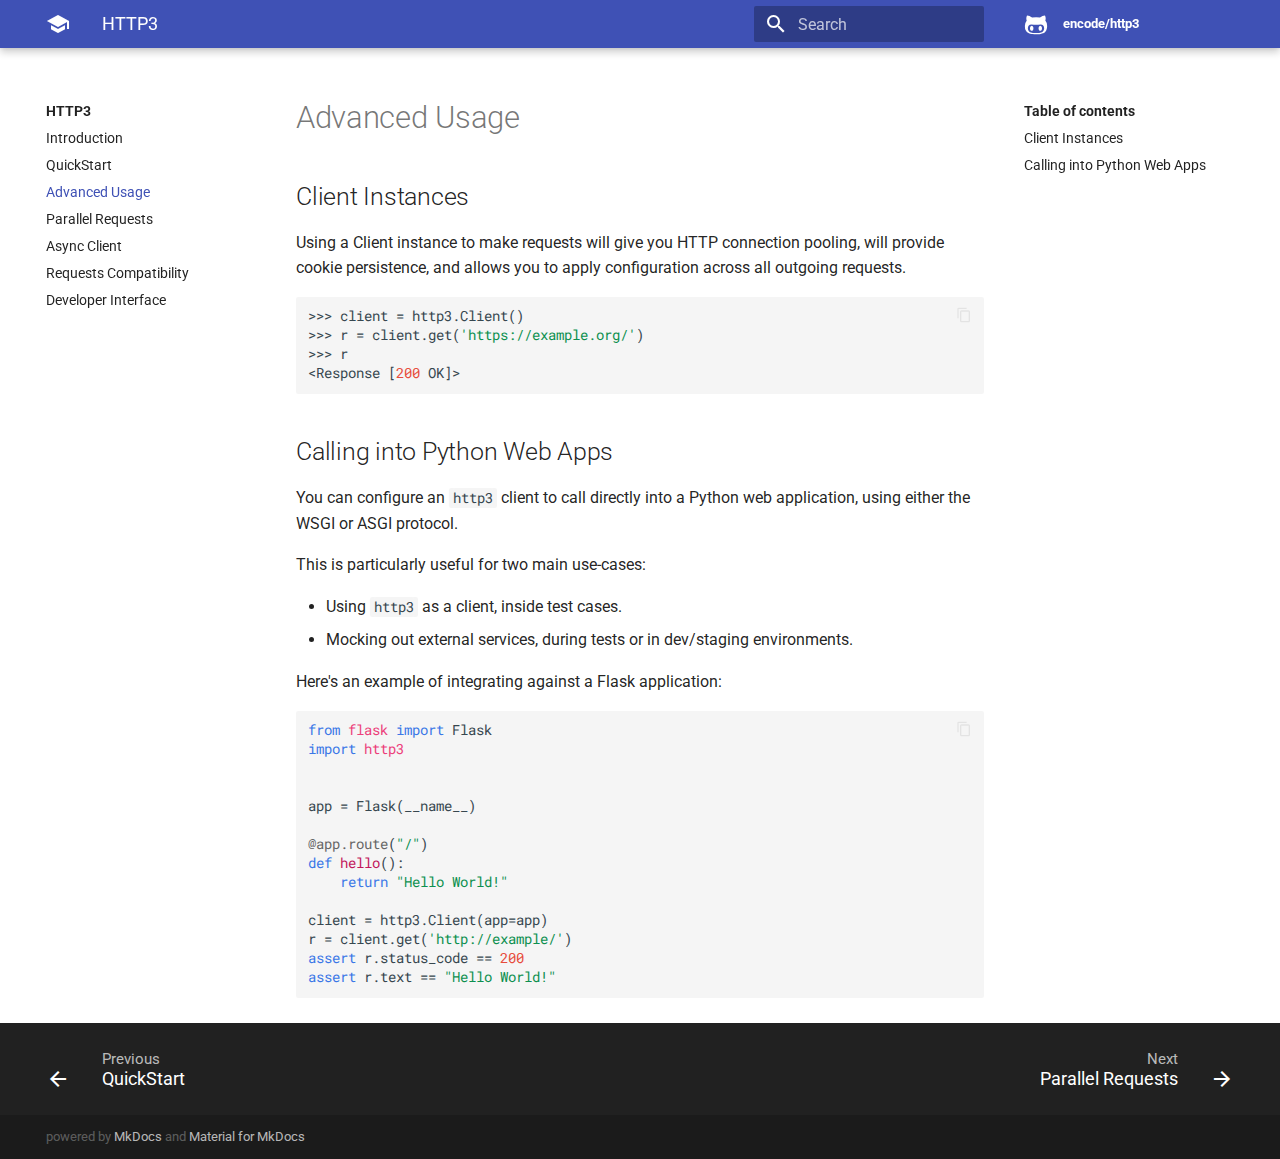
<file: advanced/index.html>
<!doctype html>
<html lang="en" class="no-js">
  <head>
    
      <meta charset="utf-8">
      <meta name="viewport" content="width=device-width,initial-scale=1">
      <meta http-equiv="x-ua-compatible" content="ie=edge">
      
        <meta name="description" content="The next generation HTTP client.">
      
      
      
      
        <meta name="lang:clipboard.copy" content="Copy to clipboard">
      
        <meta name="lang:clipboard.copied" content="Copied to clipboard">
      
        <meta name="lang:search.language" content="en">
      
        <meta name="lang:search.pipeline.stopwords" content="True">
      
        <meta name="lang:search.pipeline.trimmer" content="True">
      
        <meta name="lang:search.result.none" content="No matching documents">
      
        <meta name="lang:search.result.one" content="1 matching document">
      
        <meta name="lang:search.result.other" content="# matching documents">
      
        <meta name="lang:search.tokenizer" content="[\s\-]+">
      
      <link rel="shortcut icon" href="../assets/images/favicon.png">
      <meta name="generator" content="mkdocs-1.0.4, mkdocs-material-4.4.0">
    
    
      
        <title>Advanced Usage - HTTP3</title>
      
    
    
      <link rel="stylesheet" href="../assets/stylesheets/application.0284f74d.css">
      
      
    
    
      <script src="../assets/javascripts/modernizr.74668098.js"></script>
    
    
      
        <link href="https://fonts.gstatic.com" rel="preconnect" crossorigin>
        <link rel="stylesheet" href="https://fonts.googleapis.com/css?family=Roboto:300,400,400i,700|Roboto+Mono&display=fallback">
        <style>body,input{font-family:"Roboto","Helvetica Neue",Helvetica,Arial,sans-serif}code,kbd,pre{font-family:"Roboto Mono","Courier New",Courier,monospace}</style>
      
    
    <link rel="stylesheet" href="../assets/fonts/material-icons.css">
    
    
    
      
    
    
  </head>
  
    <body dir="ltr">
  
    <svg class="md-svg">
      <defs>
        
        
          <svg xmlns="http://www.w3.org/2000/svg" width="416" height="448" viewBox="0 0 416 448" id="__github"><path fill="currentColor" d="M160 304q0 10-3.125 20.5t-10.75 19T128 352t-18.125-8.5-10.75-19T96 304t3.125-20.5 10.75-19T128 256t18.125 8.5 10.75 19T160 304zm160 0q0 10-3.125 20.5t-10.75 19T288 352t-18.125-8.5-10.75-19T256 304t3.125-20.5 10.75-19T288 256t18.125 8.5 10.75 19T320 304zm40 0q0-30-17.25-51T296 232q-10.25 0-48.75 5.25Q229.5 240 208 240t-39.25-2.75Q130.75 232 120 232q-29.5 0-46.75 21T56 304q0 22 8 38.375t20.25 25.75 30.5 15 35 7.375 37.25 1.75h42q20.5 0 37.25-1.75t35-7.375 30.5-15 20.25-25.75T360 304zm56-44q0 51.75-15.25 82.75-9.5 19.25-26.375 33.25t-35.25 21.5-42.5 11.875-42.875 5.5T212 416q-19.5 0-35.5-.75t-36.875-3.125-38.125-7.5-34.25-12.875T37 371.5t-21.5-28.75Q0 312 0 260q0-59.25 34-99-6.75-20.5-6.75-42.5 0-29 12.75-54.5 27 0 47.5 9.875t47.25 30.875Q171.5 96 212 96q37 0 70 8 26.25-20.5 46.75-30.25T376 64q12.75 25.5 12.75 54.5 0 21.75-6.75 42 34 40 34 99.5z"/></svg>
        
      </defs>
    </svg>
    <input class="md-toggle" data-md-toggle="drawer" type="checkbox" id="__drawer" autocomplete="off">
    <input class="md-toggle" data-md-toggle="search" type="checkbox" id="__search" autocomplete="off">
    <label class="md-overlay" data-md-component="overlay" for="__drawer"></label>
    
      <a href="#advanced-usage" tabindex="1" class="md-skip">
        Skip to content
      </a>
    
    
      <header class="md-header" data-md-component="header">
  <nav class="md-header-nav md-grid">
    <div class="md-flex">
      <div class="md-flex__cell md-flex__cell--shrink">
        <a href=".." title="HTTP3" class="md-header-nav__button md-logo">
          
            <i class="md-icon"></i>
          
        </a>
      </div>
      <div class="md-flex__cell md-flex__cell--shrink">
        <label class="md-icon md-icon--menu md-header-nav__button" for="__drawer"></label>
      </div>
      <div class="md-flex__cell md-flex__cell--stretch">
        <div class="md-flex__ellipsis md-header-nav__title" data-md-component="title">
          
            <span class="md-header-nav__topic">
              HTTP3
            </span>
            <span class="md-header-nav__topic">
              
                Advanced Usage
              
            </span>
          
        </div>
      </div>
      <div class="md-flex__cell md-flex__cell--shrink">
        
          <label class="md-icon md-icon--search md-header-nav__button" for="__search"></label>
          
<div class="md-search" data-md-component="search" role="dialog">
  <label class="md-search__overlay" for="__search"></label>
  <div class="md-search__inner" role="search">
    <form class="md-search__form" name="search">
      <input type="text" class="md-search__input" name="query" placeholder="Search" autocapitalize="off" autocorrect="off" autocomplete="off" spellcheck="false" data-md-component="query" data-md-state="active">
      <label class="md-icon md-search__icon" for="__search"></label>
      <button type="reset" class="md-icon md-search__icon" data-md-component="reset" tabindex="-1">
        &#xE5CD;
      </button>
    </form>
    <div class="md-search__output">
      <div class="md-search__scrollwrap" data-md-scrollfix>
        <div class="md-search-result" data-md-component="result">
          <div class="md-search-result__meta">
            Type to start searching
          </div>
          <ol class="md-search-result__list"></ol>
        </div>
      </div>
    </div>
  </div>
</div>
        
      </div>
      
        <div class="md-flex__cell md-flex__cell--shrink">
          <div class="md-header-nav__source">
            


  

<a href="https://github.com/encode/http3" title="Go to repository" class="md-source" data-md-source="github">
  
    <div class="md-source__icon">
      <svg viewBox="0 0 24 24" width="24" height="24">
        <use xlink:href="#__github" width="24" height="24"></use>
      </svg>
    </div>
  
  <div class="md-source__repository">
    encode/http3
  </div>
</a>
          </div>
        </div>
      
    </div>
  </nav>
</header>
    
    <div class="md-container">
      
        
      
      
      <main class="md-main">
        <div class="md-main__inner md-grid" data-md-component="container">
          
            
              <div class="md-sidebar md-sidebar--primary" data-md-component="navigation">
                <div class="md-sidebar__scrollwrap">
                  <div class="md-sidebar__inner">
                    <nav class="md-nav md-nav--primary" data-md-level="0">
  <label class="md-nav__title md-nav__title--site" for="__drawer">
    <a href=".." title="HTTP3" class="md-nav__button md-logo">
      
        <i class="md-icon"></i>
      
    </a>
    HTTP3
  </label>
  
    <div class="md-nav__source">
      


  

<a href="https://github.com/encode/http3" title="Go to repository" class="md-source" data-md-source="github">
  
    <div class="md-source__icon">
      <svg viewBox="0 0 24 24" width="24" height="24">
        <use xlink:href="#__github" width="24" height="24"></use>
      </svg>
    </div>
  
  <div class="md-source__repository">
    encode/http3
  </div>
</a>
    </div>
  
  <ul class="md-nav__list" data-md-scrollfix>
    
      
      
      


  <li class="md-nav__item">
    <a href=".." title="Introduction" class="md-nav__link">
      Introduction
    </a>
  </li>

    
      
      
      


  <li class="md-nav__item">
    <a href="../quickstart/" title="QuickStart" class="md-nav__link">
      QuickStart
    </a>
  </li>

    
      
      
      

  


  <li class="md-nav__item md-nav__item--active">
    
    <input class="md-toggle md-nav__toggle" data-md-toggle="toc" type="checkbox" id="__toc">
    
      
    
    
      <label class="md-nav__link md-nav__link--active" for="__toc">
        Advanced Usage
      </label>
    
    <a href="./" title="Advanced Usage" class="md-nav__link md-nav__link--active">
      Advanced Usage
    </a>
    
      
<nav class="md-nav md-nav--secondary">
  
  
    
  
  
    <label class="md-nav__title" for="__toc">Table of contents</label>
    <ul class="md-nav__list" data-md-scrollfix>
      
        <li class="md-nav__item">
  <a href="#client-instances" title="Client Instances" class="md-nav__link">
    Client Instances
  </a>
  
</li>
      
        <li class="md-nav__item">
  <a href="#calling-into-python-web-apps" title="Calling into Python Web Apps" class="md-nav__link">
    Calling into Python Web Apps
  </a>
  
</li>
      
      
      
      
      
    </ul>
  
</nav>
    
  </li>

    
      
      
      


  <li class="md-nav__item">
    <a href="../parallel/" title="Parallel Requests" class="md-nav__link">
      Parallel Requests
    </a>
  </li>

    
      
      
      


  <li class="md-nav__item">
    <a href="../async/" title="Async Client" class="md-nav__link">
      Async Client
    </a>
  </li>

    
      
      
      


  <li class="md-nav__item">
    <a href="../compatibility/" title="Requests Compatibility" class="md-nav__link">
      Requests Compatibility
    </a>
  </li>

    
      
      
      


  <li class="md-nav__item">
    <a href="../api/" title="Developer Interface" class="md-nav__link">
      Developer Interface
    </a>
  </li>

    
  </ul>
</nav>
                  </div>
                </div>
              </div>
            
            
              <div class="md-sidebar md-sidebar--secondary" data-md-component="toc">
                <div class="md-sidebar__scrollwrap">
                  <div class="md-sidebar__inner">
                    
<nav class="md-nav md-nav--secondary">
  
  
    
  
  
    <label class="md-nav__title" for="__toc">Table of contents</label>
    <ul class="md-nav__list" data-md-scrollfix>
      
        <li class="md-nav__item">
  <a href="#client-instances" title="Client Instances" class="md-nav__link">
    Client Instances
  </a>
  
</li>
      
        <li class="md-nav__item">
  <a href="#calling-into-python-web-apps" title="Calling into Python Web Apps" class="md-nav__link">
    Calling into Python Web Apps
  </a>
  
</li>
      
      
      
      
      
    </ul>
  
</nav>
                  </div>
                </div>
              </div>
            
          
          <div class="md-content">
            <article class="md-content__inner md-typeset">
              
                
                
                <h1 id="advanced-usage">Advanced Usage</h1>
<h2 id="client-instances">Client Instances</h2>
<p>Using a Client instance to make requests will give you HTTP connection pooling,
will provide cookie persistence, and allows you to apply configuration across
all outgoing requests.</p>
<div class="codehilite"><pre><span></span><span class="o">&gt;&gt;&gt;</span> <span class="n">client</span> <span class="o">=</span> <span class="n">http3</span><span class="o">.</span><span class="n">Client</span><span class="p">()</span>
<span class="o">&gt;&gt;&gt;</span> <span class="n">r</span> <span class="o">=</span> <span class="n">client</span><span class="o">.</span><span class="n">get</span><span class="p">(</span><span class="s1">&#39;https://example.org/&#39;</span><span class="p">)</span>
<span class="o">&gt;&gt;&gt;</span> <span class="n">r</span>
<span class="o">&lt;</span><span class="n">Response</span> <span class="p">[</span><span class="mi">200</span> <span class="n">OK</span><span class="p">]</span><span class="o">&gt;</span>
</pre></div>


<h2 id="calling-into-python-web-apps">Calling into Python Web Apps</h2>
<p>You can configure an <code>http3</code> client to call directly into a Python web
application, using either the WSGI or ASGI protocol.</p>
<p>This is particularly useful for two main use-cases:</p>
<ul>
<li>Using <code>http3</code> as a client, inside test cases.</li>
<li>Mocking out external services, during tests or in dev/staging environments.</li>
</ul>
<p>Here's an example of integrating against a Flask application:</p>
<div class="codehilite"><pre><span></span><span class="kn">from</span> <span class="nn">flask</span> <span class="kn">import</span> <span class="n">Flask</span>
<span class="kn">import</span> <span class="nn">http3</span>


<span class="n">app</span> <span class="o">=</span> <span class="n">Flask</span><span class="p">(</span><span class="vm">__name__</span><span class="p">)</span>

<span class="nd">@app.route</span><span class="p">(</span><span class="s2">&quot;/&quot;</span><span class="p">)</span>
<span class="k">def</span> <span class="nf">hello</span><span class="p">():</span>
    <span class="k">return</span> <span class="s2">&quot;Hello World!&quot;</span>

<span class="n">client</span> <span class="o">=</span> <span class="n">http3</span><span class="o">.</span><span class="n">Client</span><span class="p">(</span><span class="n">app</span><span class="o">=</span><span class="n">app</span><span class="p">)</span>
<span class="n">r</span> <span class="o">=</span> <span class="n">client</span><span class="o">.</span><span class="n">get</span><span class="p">(</span><span class="s1">&#39;http://example/&#39;</span><span class="p">)</span>
<span class="k">assert</span> <span class="n">r</span><span class="o">.</span><span class="n">status_code</span> <span class="o">==</span> <span class="mi">200</span>
<span class="k">assert</span> <span class="n">r</span><span class="o">.</span><span class="n">text</span> <span class="o">==</span> <span class="s2">&quot;Hello World!&quot;</span>
</pre></div>
                
                  
                
              
              
                


              
            </article>
          </div>
        </div>
      </main>
      
        
<footer class="md-footer">
  
    <div class="md-footer-nav">
      <nav class="md-footer-nav__inner md-grid">
        
          <a href="../quickstart/" title="QuickStart" class="md-flex md-footer-nav__link md-footer-nav__link--prev" rel="prev">
            <div class="md-flex__cell md-flex__cell--shrink">
              <i class="md-icon md-icon--arrow-back md-footer-nav__button"></i>
            </div>
            <div class="md-flex__cell md-flex__cell--stretch md-footer-nav__title">
              <span class="md-flex__ellipsis">
                <span class="md-footer-nav__direction">
                  Previous
                </span>
                QuickStart
              </span>
            </div>
          </a>
        
        
          <a href="../parallel/" title="Parallel Requests" class="md-flex md-footer-nav__link md-footer-nav__link--next" rel="next">
            <div class="md-flex__cell md-flex__cell--stretch md-footer-nav__title">
              <span class="md-flex__ellipsis">
                <span class="md-footer-nav__direction">
                  Next
                </span>
                Parallel Requests
              </span>
            </div>
            <div class="md-flex__cell md-flex__cell--shrink">
              <i class="md-icon md-icon--arrow-forward md-footer-nav__button"></i>
            </div>
          </a>
        
      </nav>
    </div>
  
  <div class="md-footer-meta md-typeset">
    <div class="md-footer-meta__inner md-grid">
      <div class="md-footer-copyright">
        
        powered by
        <a href="https://www.mkdocs.org">MkDocs</a>
        and
        <a href="https://squidfunk.github.io/mkdocs-material/">
          Material for MkDocs</a>
      </div>
      
    </div>
  </div>
</footer>
      
    </div>
    
      <script src="../assets/javascripts/application.245445c6.js"></script>
      
      <script>app.initialize({version:"1.0.4",url:{base:".."}})</script>
      
    
  </body>
</html>
</file>
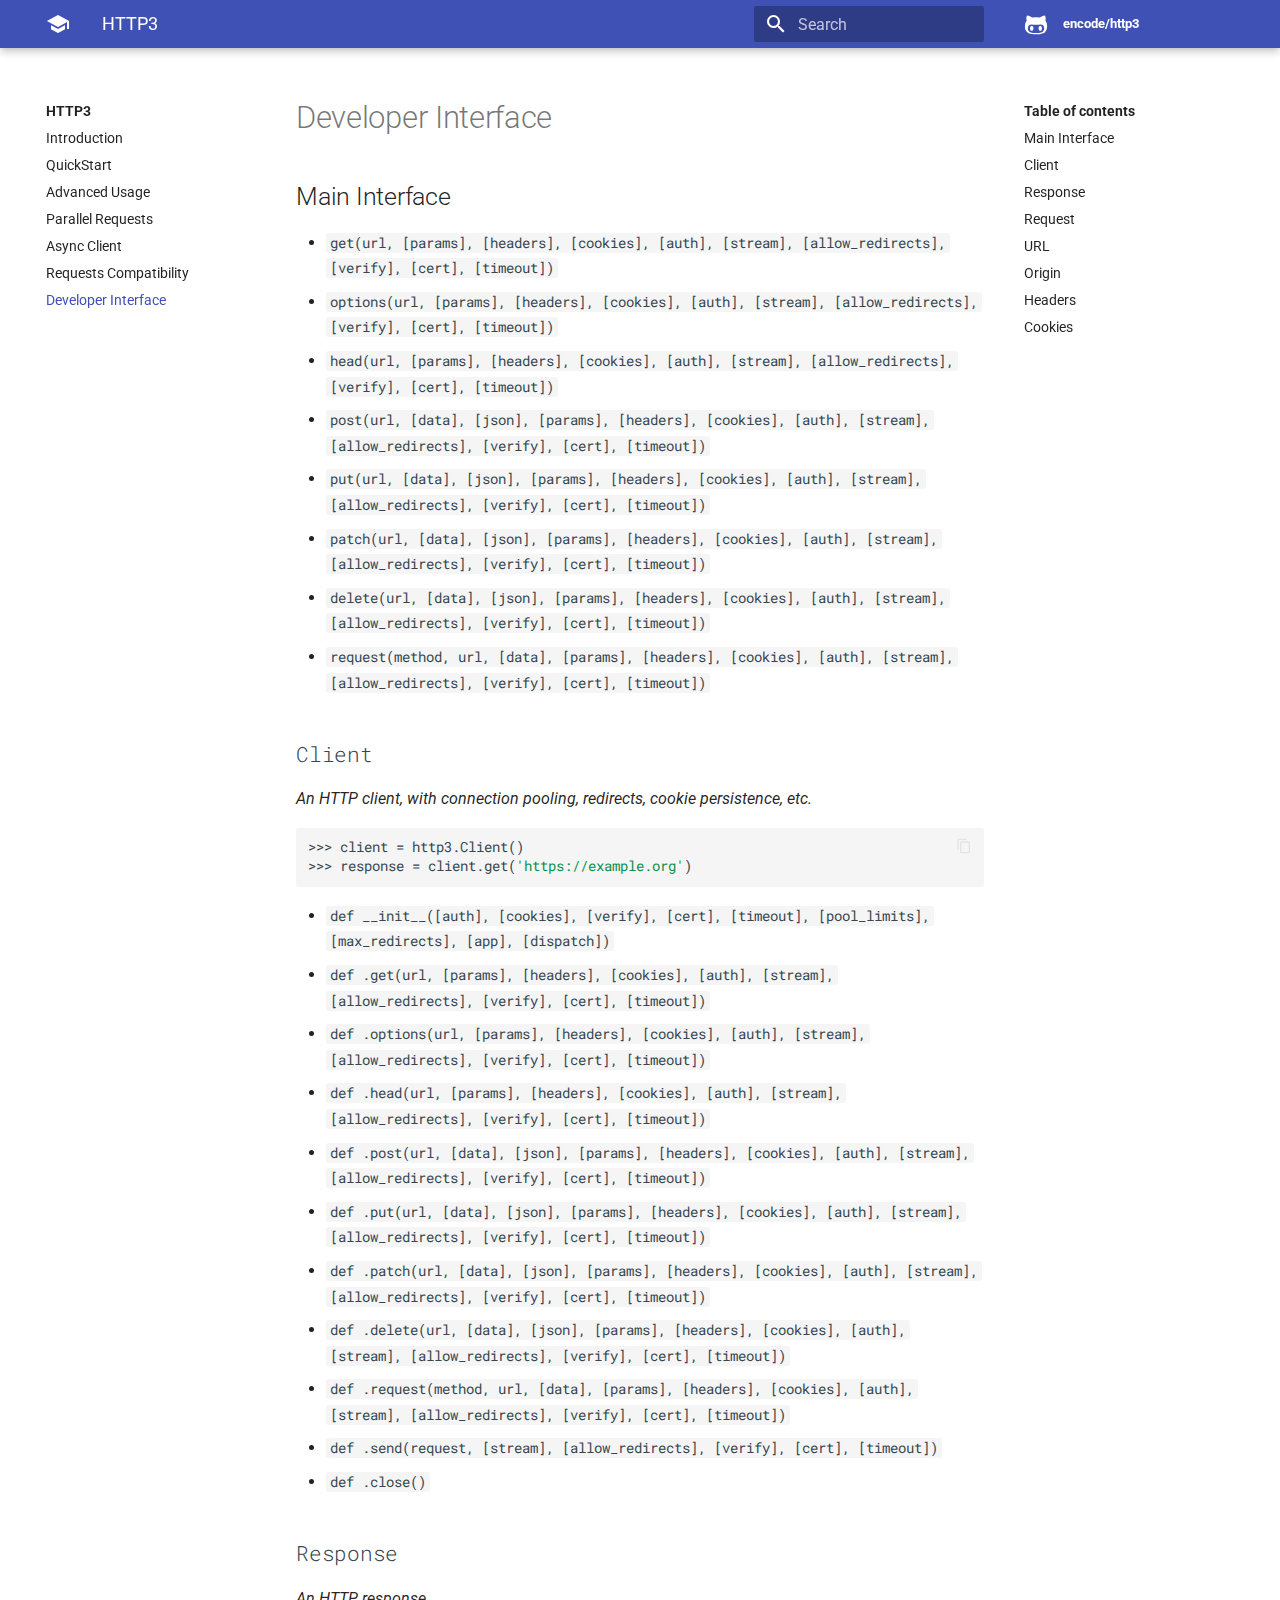
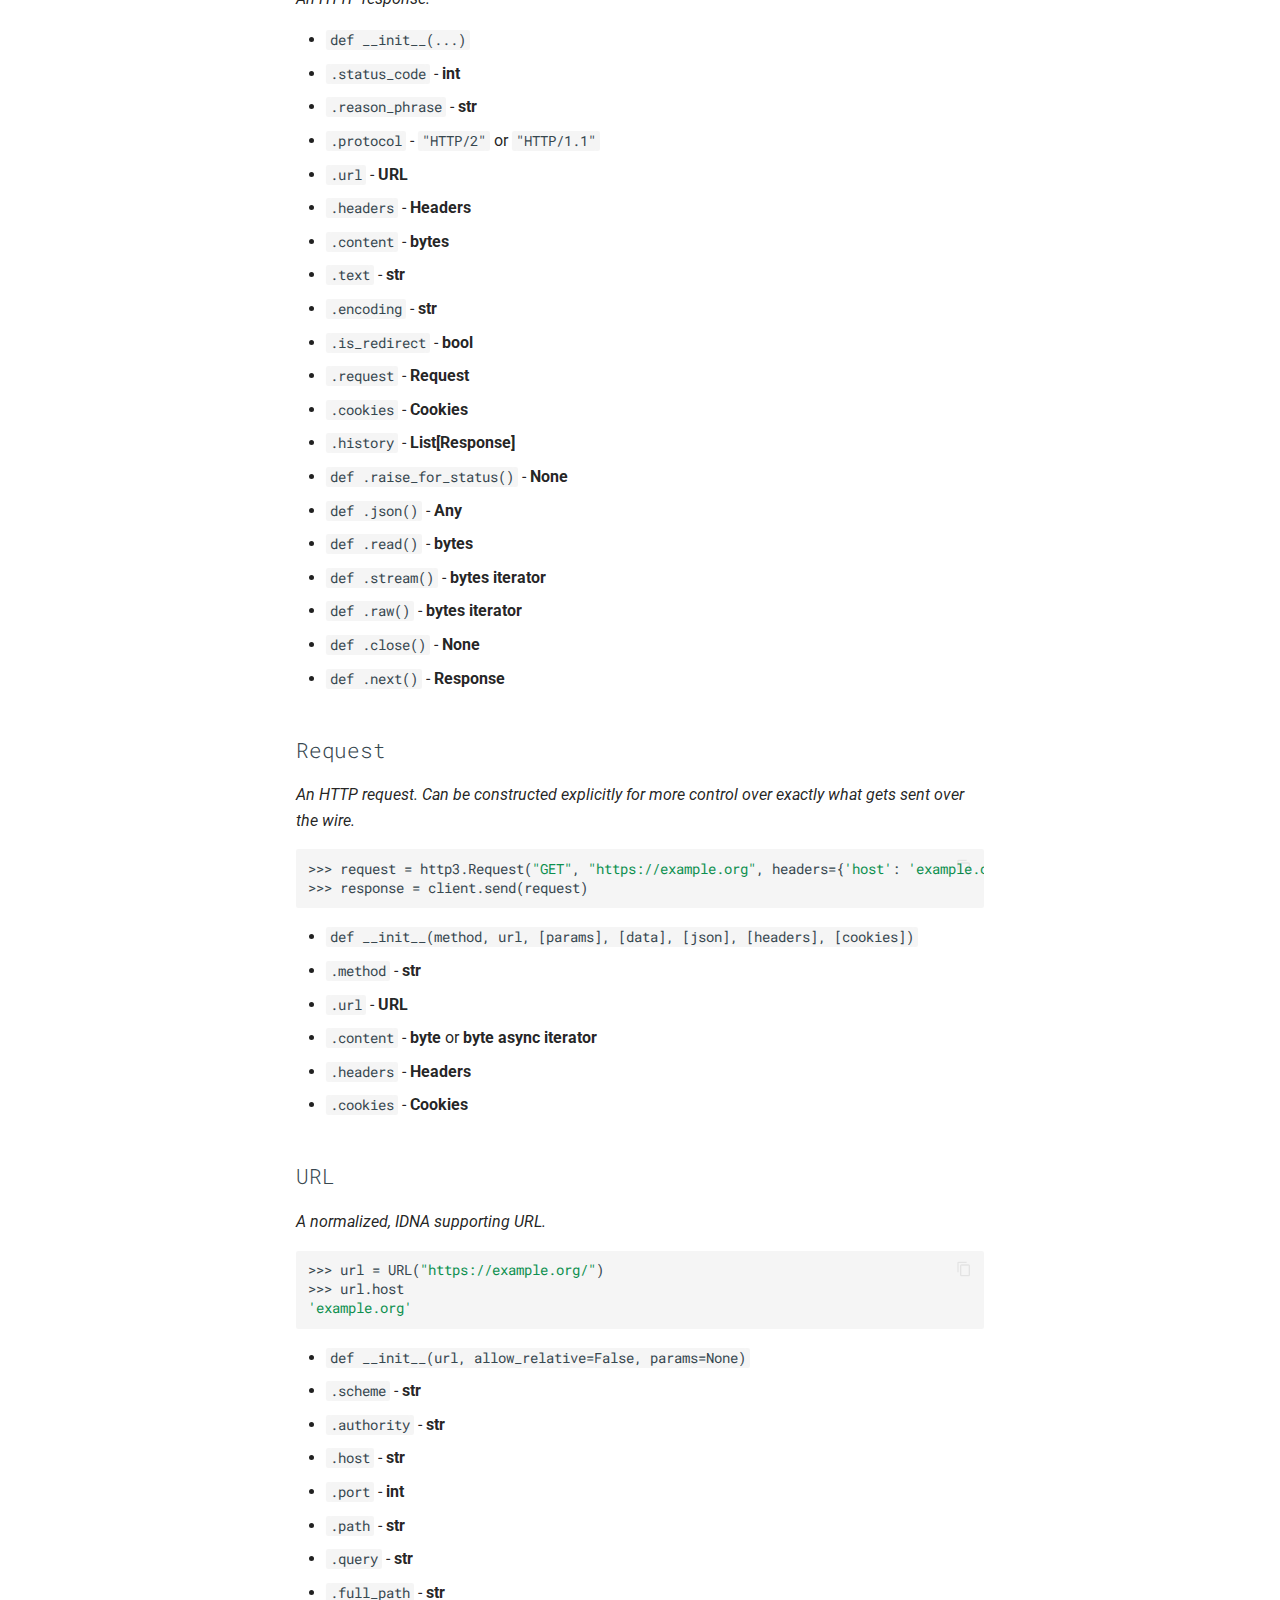
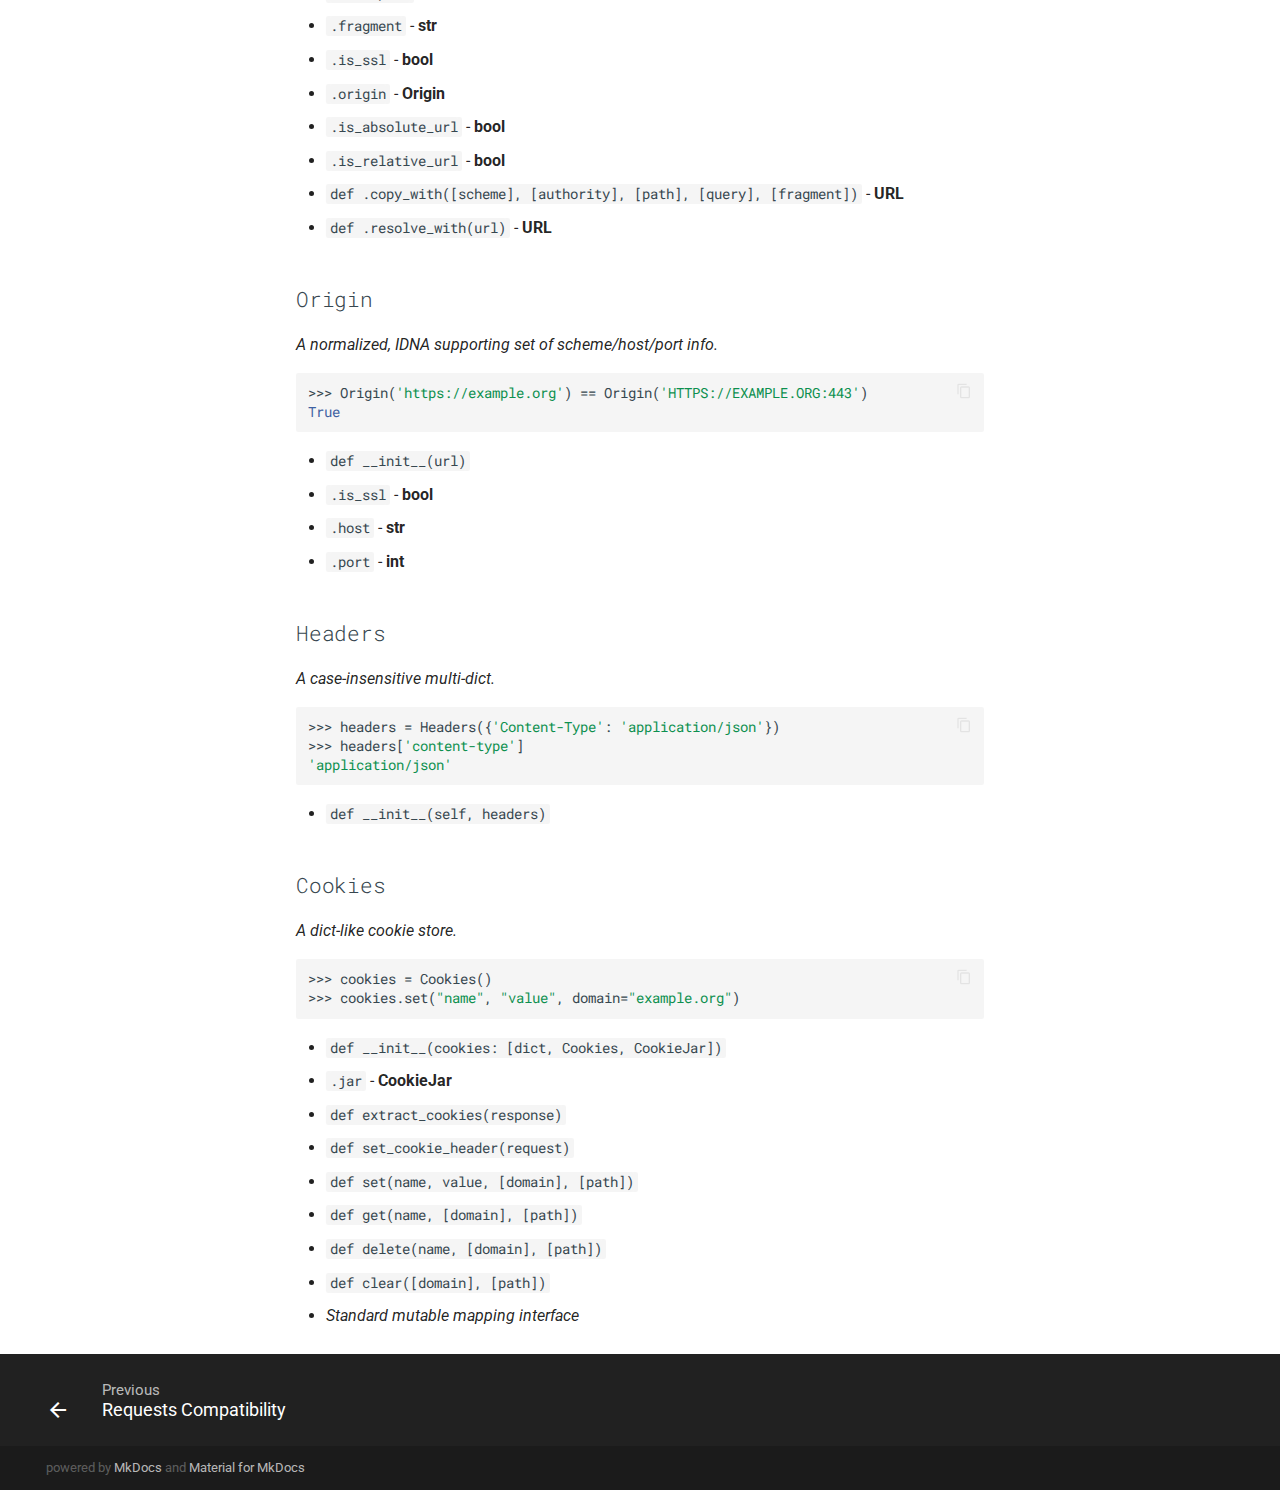
<file: api/index.html>
<!doctype html>
<html lang="en" class="no-js">
  <head>
    
      <meta charset="utf-8">
      <meta name="viewport" content="width=device-width,initial-scale=1">
      <meta http-equiv="x-ua-compatible" content="ie=edge">
      
        <meta name="description" content="The next generation HTTP client.">
      
      
      
      
        <meta name="lang:clipboard.copy" content="Copy to clipboard">
      
        <meta name="lang:clipboard.copied" content="Copied to clipboard">
      
        <meta name="lang:search.language" content="en">
      
        <meta name="lang:search.pipeline.stopwords" content="True">
      
        <meta name="lang:search.pipeline.trimmer" content="True">
      
        <meta name="lang:search.result.none" content="No matching documents">
      
        <meta name="lang:search.result.one" content="1 matching document">
      
        <meta name="lang:search.result.other" content="# matching documents">
      
        <meta name="lang:search.tokenizer" content="[\s\-]+">
      
      <link rel="shortcut icon" href="../assets/images/favicon.png">
      <meta name="generator" content="mkdocs-1.0.4, mkdocs-material-4.4.0">
    
    
      
        <title>Developer Interface - HTTP3</title>
      
    
    
      <link rel="stylesheet" href="../assets/stylesheets/application.0284f74d.css">
      
      
    
    
      <script src="../assets/javascripts/modernizr.74668098.js"></script>
    
    
      
        <link href="https://fonts.gstatic.com" rel="preconnect" crossorigin>
        <link rel="stylesheet" href="https://fonts.googleapis.com/css?family=Roboto:300,400,400i,700|Roboto+Mono&display=fallback">
        <style>body,input{font-family:"Roboto","Helvetica Neue",Helvetica,Arial,sans-serif}code,kbd,pre{font-family:"Roboto Mono","Courier New",Courier,monospace}</style>
      
    
    <link rel="stylesheet" href="../assets/fonts/material-icons.css">
    
    
    
      
    
    
  </head>
  
    <body dir="ltr">
  
    <svg class="md-svg">
      <defs>
        
        
          <svg xmlns="http://www.w3.org/2000/svg" width="416" height="448" viewBox="0 0 416 448" id="__github"><path fill="currentColor" d="M160 304q0 10-3.125 20.5t-10.75 19T128 352t-18.125-8.5-10.75-19T96 304t3.125-20.5 10.75-19T128 256t18.125 8.5 10.75 19T160 304zm160 0q0 10-3.125 20.5t-10.75 19T288 352t-18.125-8.5-10.75-19T256 304t3.125-20.5 10.75-19T288 256t18.125 8.5 10.75 19T320 304zm40 0q0-30-17.25-51T296 232q-10.25 0-48.75 5.25Q229.5 240 208 240t-39.25-2.75Q130.75 232 120 232q-29.5 0-46.75 21T56 304q0 22 8 38.375t20.25 25.75 30.5 15 35 7.375 37.25 1.75h42q20.5 0 37.25-1.75t35-7.375 30.5-15 20.25-25.75T360 304zm56-44q0 51.75-15.25 82.75-9.5 19.25-26.375 33.25t-35.25 21.5-42.5 11.875-42.875 5.5T212 416q-19.5 0-35.5-.75t-36.875-3.125-38.125-7.5-34.25-12.875T37 371.5t-21.5-28.75Q0 312 0 260q0-59.25 34-99-6.75-20.5-6.75-42.5 0-29 12.75-54.5 27 0 47.5 9.875t47.25 30.875Q171.5 96 212 96q37 0 70 8 26.25-20.5 46.75-30.25T376 64q12.75 25.5 12.75 54.5 0 21.75-6.75 42 34 40 34 99.5z"/></svg>
        
      </defs>
    </svg>
    <input class="md-toggle" data-md-toggle="drawer" type="checkbox" id="__drawer" autocomplete="off">
    <input class="md-toggle" data-md-toggle="search" type="checkbox" id="__search" autocomplete="off">
    <label class="md-overlay" data-md-component="overlay" for="__drawer"></label>
    
      <a href="#developer-interface" tabindex="1" class="md-skip">
        Skip to content
      </a>
    
    
      <header class="md-header" data-md-component="header">
  <nav class="md-header-nav md-grid">
    <div class="md-flex">
      <div class="md-flex__cell md-flex__cell--shrink">
        <a href=".." title="HTTP3" class="md-header-nav__button md-logo">
          
            <i class="md-icon"></i>
          
        </a>
      </div>
      <div class="md-flex__cell md-flex__cell--shrink">
        <label class="md-icon md-icon--menu md-header-nav__button" for="__drawer"></label>
      </div>
      <div class="md-flex__cell md-flex__cell--stretch">
        <div class="md-flex__ellipsis md-header-nav__title" data-md-component="title">
          
            <span class="md-header-nav__topic">
              HTTP3
            </span>
            <span class="md-header-nav__topic">
              
                Developer Interface
              
            </span>
          
        </div>
      </div>
      <div class="md-flex__cell md-flex__cell--shrink">
        
          <label class="md-icon md-icon--search md-header-nav__button" for="__search"></label>
          
<div class="md-search" data-md-component="search" role="dialog">
  <label class="md-search__overlay" for="__search"></label>
  <div class="md-search__inner" role="search">
    <form class="md-search__form" name="search">
      <input type="text" class="md-search__input" name="query" placeholder="Search" autocapitalize="off" autocorrect="off" autocomplete="off" spellcheck="false" data-md-component="query" data-md-state="active">
      <label class="md-icon md-search__icon" for="__search"></label>
      <button type="reset" class="md-icon md-search__icon" data-md-component="reset" tabindex="-1">
        &#xE5CD;
      </button>
    </form>
    <div class="md-search__output">
      <div class="md-search__scrollwrap" data-md-scrollfix>
        <div class="md-search-result" data-md-component="result">
          <div class="md-search-result__meta">
            Type to start searching
          </div>
          <ol class="md-search-result__list"></ol>
        </div>
      </div>
    </div>
  </div>
</div>
        
      </div>
      
        <div class="md-flex__cell md-flex__cell--shrink">
          <div class="md-header-nav__source">
            


  

<a href="https://github.com/encode/http3" title="Go to repository" class="md-source" data-md-source="github">
  
    <div class="md-source__icon">
      <svg viewBox="0 0 24 24" width="24" height="24">
        <use xlink:href="#__github" width="24" height="24"></use>
      </svg>
    </div>
  
  <div class="md-source__repository">
    encode/http3
  </div>
</a>
          </div>
        </div>
      
    </div>
  </nav>
</header>
    
    <div class="md-container">
      
        
      
      
      <main class="md-main">
        <div class="md-main__inner md-grid" data-md-component="container">
          
            
              <div class="md-sidebar md-sidebar--primary" data-md-component="navigation">
                <div class="md-sidebar__scrollwrap">
                  <div class="md-sidebar__inner">
                    <nav class="md-nav md-nav--primary" data-md-level="0">
  <label class="md-nav__title md-nav__title--site" for="__drawer">
    <a href=".." title="HTTP3" class="md-nav__button md-logo">
      
        <i class="md-icon"></i>
      
    </a>
    HTTP3
  </label>
  
    <div class="md-nav__source">
      


  

<a href="https://github.com/encode/http3" title="Go to repository" class="md-source" data-md-source="github">
  
    <div class="md-source__icon">
      <svg viewBox="0 0 24 24" width="24" height="24">
        <use xlink:href="#__github" width="24" height="24"></use>
      </svg>
    </div>
  
  <div class="md-source__repository">
    encode/http3
  </div>
</a>
    </div>
  
  <ul class="md-nav__list" data-md-scrollfix>
    
      
      
      


  <li class="md-nav__item">
    <a href=".." title="Introduction" class="md-nav__link">
      Introduction
    </a>
  </li>

    
      
      
      


  <li class="md-nav__item">
    <a href="../quickstart/" title="QuickStart" class="md-nav__link">
      QuickStart
    </a>
  </li>

    
      
      
      


  <li class="md-nav__item">
    <a href="../advanced/" title="Advanced Usage" class="md-nav__link">
      Advanced Usage
    </a>
  </li>

    
      
      
      


  <li class="md-nav__item">
    <a href="../parallel/" title="Parallel Requests" class="md-nav__link">
      Parallel Requests
    </a>
  </li>

    
      
      
      


  <li class="md-nav__item">
    <a href="../async/" title="Async Client" class="md-nav__link">
      Async Client
    </a>
  </li>

    
      
      
      


  <li class="md-nav__item">
    <a href="../compatibility/" title="Requests Compatibility" class="md-nav__link">
      Requests Compatibility
    </a>
  </li>

    
      
      
      

  


  <li class="md-nav__item md-nav__item--active">
    
    <input class="md-toggle md-nav__toggle" data-md-toggle="toc" type="checkbox" id="__toc">
    
      
    
    
      <label class="md-nav__link md-nav__link--active" for="__toc">
        Developer Interface
      </label>
    
    <a href="./" title="Developer Interface" class="md-nav__link md-nav__link--active">
      Developer Interface
    </a>
    
      
<nav class="md-nav md-nav--secondary">
  
  
    
  
  
    <label class="md-nav__title" for="__toc">Table of contents</label>
    <ul class="md-nav__list" data-md-scrollfix>
      
        <li class="md-nav__item">
  <a href="#main-interface" title="Main Interface" class="md-nav__link">
    Main Interface
  </a>
  
</li>
      
        <li class="md-nav__item">
  <a href="#client" title="Client" class="md-nav__link">
    Client
  </a>
  
</li>
      
        <li class="md-nav__item">
  <a href="#response" title="Response" class="md-nav__link">
    Response
  </a>
  
</li>
      
        <li class="md-nav__item">
  <a href="#request" title="Request" class="md-nav__link">
    Request
  </a>
  
</li>
      
        <li class="md-nav__item">
  <a href="#url" title="URL" class="md-nav__link">
    URL
  </a>
  
</li>
      
        <li class="md-nav__item">
  <a href="#origin" title="Origin" class="md-nav__link">
    Origin
  </a>
  
</li>
      
        <li class="md-nav__item">
  <a href="#headers" title="Headers" class="md-nav__link">
    Headers
  </a>
  
</li>
      
        <li class="md-nav__item">
  <a href="#cookies" title="Cookies" class="md-nav__link">
    Cookies
  </a>
  
</li>
      
      
      
      
      
    </ul>
  
</nav>
    
  </li>

    
  </ul>
</nav>
                  </div>
                </div>
              </div>
            
            
              <div class="md-sidebar md-sidebar--secondary" data-md-component="toc">
                <div class="md-sidebar__scrollwrap">
                  <div class="md-sidebar__inner">
                    
<nav class="md-nav md-nav--secondary">
  
  
    
  
  
    <label class="md-nav__title" for="__toc">Table of contents</label>
    <ul class="md-nav__list" data-md-scrollfix>
      
        <li class="md-nav__item">
  <a href="#main-interface" title="Main Interface" class="md-nav__link">
    Main Interface
  </a>
  
</li>
      
        <li class="md-nav__item">
  <a href="#client" title="Client" class="md-nav__link">
    Client
  </a>
  
</li>
      
        <li class="md-nav__item">
  <a href="#response" title="Response" class="md-nav__link">
    Response
  </a>
  
</li>
      
        <li class="md-nav__item">
  <a href="#request" title="Request" class="md-nav__link">
    Request
  </a>
  
</li>
      
        <li class="md-nav__item">
  <a href="#url" title="URL" class="md-nav__link">
    URL
  </a>
  
</li>
      
        <li class="md-nav__item">
  <a href="#origin" title="Origin" class="md-nav__link">
    Origin
  </a>
  
</li>
      
        <li class="md-nav__item">
  <a href="#headers" title="Headers" class="md-nav__link">
    Headers
  </a>
  
</li>
      
        <li class="md-nav__item">
  <a href="#cookies" title="Cookies" class="md-nav__link">
    Cookies
  </a>
  
</li>
      
      
      
      
      
    </ul>
  
</nav>
                  </div>
                </div>
              </div>
            
          
          <div class="md-content">
            <article class="md-content__inner md-typeset">
              
                
                
                <h1 id="developer-interface">Developer Interface</h1>
<h2 id="main-interface">Main Interface</h2>
<ul>
<li><code>get(url, [params], [headers], [cookies], [auth], [stream], [allow_redirects], [verify], [cert], [timeout])</code></li>
<li><code>options(url, [params], [headers], [cookies], [auth], [stream], [allow_redirects], [verify], [cert], [timeout])</code></li>
<li><code>head(url, [params], [headers], [cookies], [auth], [stream], [allow_redirects], [verify], [cert], [timeout])</code></li>
<li><code>post(url, [data], [json], [params], [headers], [cookies], [auth], [stream], [allow_redirects], [verify], [cert], [timeout])</code></li>
<li><code>put(url, [data], [json], [params], [headers], [cookies], [auth], [stream], [allow_redirects], [verify], [cert], [timeout])</code></li>
<li><code>patch(url, [data], [json], [params], [headers], [cookies], [auth], [stream], [allow_redirects], [verify], [cert], [timeout])</code></li>
<li><code>delete(url, [data], [json], [params], [headers], [cookies], [auth], [stream], [allow_redirects], [verify], [cert], [timeout])</code></li>
<li><code>request(method, url, [data], [params], [headers], [cookies], [auth], [stream], [allow_redirects], [verify], [cert], [timeout])</code></li>
</ul>
<h2 id="client"><code>Client</code></h2>
<p><em>An HTTP client, with connection pooling, redirects, cookie persistence, etc.</em></p>
<div class="codehilite"><pre><span></span><span class="o">&gt;&gt;&gt;</span> <span class="n">client</span> <span class="o">=</span> <span class="n">http3</span><span class="o">.</span><span class="n">Client</span><span class="p">()</span>
<span class="o">&gt;&gt;&gt;</span> <span class="n">response</span> <span class="o">=</span> <span class="n">client</span><span class="o">.</span><span class="n">get</span><span class="p">(</span><span class="s1">&#39;https://example.org&#39;</span><span class="p">)</span>
</pre></div>


<ul>
<li><code>def __init__([auth], [cookies], [verify], [cert], [timeout], [pool_limits], [max_redirects], [app], [dispatch])</code></li>
<li><code>def .get(url, [params], [headers], [cookies], [auth], [stream], [allow_redirects], [verify], [cert], [timeout])</code></li>
<li><code>def .options(url, [params], [headers], [cookies], [auth], [stream], [allow_redirects], [verify], [cert], [timeout])</code></li>
<li><code>def .head(url, [params], [headers], [cookies], [auth], [stream], [allow_redirects], [verify], [cert], [timeout])</code></li>
<li><code>def .post(url, [data], [json], [params], [headers], [cookies], [auth], [stream], [allow_redirects], [verify], [cert], [timeout])</code></li>
<li><code>def .put(url, [data], [json], [params], [headers], [cookies], [auth], [stream], [allow_redirects], [verify], [cert], [timeout])</code></li>
<li><code>def .patch(url, [data], [json], [params], [headers], [cookies], [auth], [stream], [allow_redirects], [verify], [cert], [timeout])</code></li>
<li><code>def .delete(url, [data], [json], [params], [headers], [cookies], [auth], [stream], [allow_redirects], [verify], [cert], [timeout])</code></li>
<li><code>def .request(method, url, [data], [params], [headers], [cookies], [auth], [stream], [allow_redirects], [verify], [cert], [timeout])</code></li>
<li><code>def .send(request, [stream], [allow_redirects], [verify], [cert], [timeout])</code></li>
<li><code>def .close()</code></li>
</ul>
<h2 id="response"><code>Response</code></h2>
<p><em>An HTTP response.</em></p>
<ul>
<li><code>def __init__(...)</code></li>
<li><code>.status_code</code> - <strong>int</strong></li>
<li><code>.reason_phrase</code> - <strong>str</strong></li>
<li><code>.protocol</code> - <code>"HTTP/2"</code> or <code>"HTTP/1.1"</code></li>
<li><code>.url</code> - <strong>URL</strong></li>
<li><code>.headers</code> - <strong>Headers</strong></li>
<li><code>.content</code> - <strong>bytes</strong></li>
<li><code>.text</code> - <strong>str</strong></li>
<li><code>.encoding</code> - <strong>str</strong></li>
<li><code>.is_redirect</code> - <strong>bool</strong></li>
<li><code>.request</code> - <strong>Request</strong></li>
<li><code>.cookies</code> - <strong>Cookies</strong></li>
<li><code>.history</code> - <strong>List[Response]</strong></li>
<li><code>def .raise_for_status()</code> - <strong>None</strong></li>
<li><code>def .json()</code> - <strong>Any</strong></li>
<li><code>def .read()</code> - <strong>bytes</strong></li>
<li><code>def .stream()</code> - <strong>bytes iterator</strong></li>
<li><code>def .raw()</code> - <strong>bytes iterator</strong></li>
<li><code>def .close()</code> - <strong>None</strong></li>
<li><code>def .next()</code> - <strong>Response</strong></li>
</ul>
<h2 id="request"><code>Request</code></h2>
<p><em>An HTTP request. Can be constructed explicitly for more control over exactly
what gets sent over the wire.</em></p>
<div class="codehilite"><pre><span></span><span class="o">&gt;&gt;&gt;</span> <span class="n">request</span> <span class="o">=</span> <span class="n">http3</span><span class="o">.</span><span class="n">Request</span><span class="p">(</span><span class="s2">&quot;GET&quot;</span><span class="p">,</span> <span class="s2">&quot;https://example.org&quot;</span><span class="p">,</span> <span class="n">headers</span><span class="o">=</span><span class="p">{</span><span class="s1">&#39;host&#39;</span><span class="p">:</span> <span class="s1">&#39;example.org&#39;</span><span class="p">})</span>
<span class="o">&gt;&gt;&gt;</span> <span class="n">response</span> <span class="o">=</span> <span class="n">client</span><span class="o">.</span><span class="n">send</span><span class="p">(</span><span class="n">request</span><span class="p">)</span>
</pre></div>


<ul>
<li><code>def __init__(method, url, [params], [data], [json], [headers], [cookies])</code></li>
<li><code>.method</code> - <strong>str</strong></li>
<li><code>.url</code> - <strong>URL</strong></li>
<li><code>.content</code> - <strong>byte</strong> or <strong>byte async iterator</strong></li>
<li><code>.headers</code> - <strong>Headers</strong></li>
<li><code>.cookies</code> - <strong>Cookies</strong></li>
</ul>
<h2 id="url"><code>URL</code></h2>
<p><em>A normalized, IDNA supporting URL.</em></p>
<div class="codehilite"><pre><span></span><span class="o">&gt;&gt;&gt;</span> <span class="n">url</span> <span class="o">=</span> <span class="n">URL</span><span class="p">(</span><span class="s2">&quot;https://example.org/&quot;</span><span class="p">)</span>
<span class="o">&gt;&gt;&gt;</span> <span class="n">url</span><span class="o">.</span><span class="n">host</span>
<span class="s1">&#39;example.org&#39;</span>
</pre></div>


<ul>
<li><code>def __init__(url, allow_relative=False, params=None)</code></li>
<li><code>.scheme</code> - <strong>str</strong></li>
<li><code>.authority</code> - <strong>str</strong></li>
<li><code>.host</code> - <strong>str</strong></li>
<li><code>.port</code> - <strong>int</strong></li>
<li><code>.path</code> - <strong>str</strong></li>
<li><code>.query</code> - <strong>str</strong></li>
<li><code>.full_path</code> - <strong>str</strong></li>
<li><code>.fragment</code> - <strong>str</strong></li>
<li><code>.is_ssl</code> - <strong>bool</strong></li>
<li><code>.origin</code> - <strong>Origin</strong></li>
<li><code>.is_absolute_url</code> - <strong>bool</strong></li>
<li><code>.is_relative_url</code> - <strong>bool</strong></li>
<li><code>def .copy_with([scheme], [authority], [path], [query], [fragment])</code> - <strong>URL</strong></li>
<li><code>def .resolve_with(url)</code> - <strong>URL</strong></li>
</ul>
<h2 id="origin"><code>Origin</code></h2>
<p><em>A normalized, IDNA supporting set of scheme/host/port info.</em></p>
<div class="codehilite"><pre><span></span><span class="o">&gt;&gt;&gt;</span> <span class="n">Origin</span><span class="p">(</span><span class="s1">&#39;https://example.org&#39;</span><span class="p">)</span> <span class="o">==</span> <span class="n">Origin</span><span class="p">(</span><span class="s1">&#39;HTTPS://EXAMPLE.ORG:443&#39;</span><span class="p">)</span>
<span class="bp">True</span>
</pre></div>


<ul>
<li><code>def __init__(url)</code></li>
<li><code>.is_ssl</code> - <strong>bool</strong></li>
<li><code>.host</code> - <strong>str</strong></li>
<li><code>.port</code> - <strong>int</strong></li>
</ul>
<h2 id="headers"><code>Headers</code></h2>
<p><em>A case-insensitive multi-dict.</em></p>
<div class="codehilite"><pre><span></span><span class="o">&gt;&gt;&gt;</span> <span class="n">headers</span> <span class="o">=</span> <span class="n">Headers</span><span class="p">({</span><span class="s1">&#39;Content-Type&#39;</span><span class="p">:</span> <span class="s1">&#39;application/json&#39;</span><span class="p">})</span>
<span class="o">&gt;&gt;&gt;</span> <span class="n">headers</span><span class="p">[</span><span class="s1">&#39;content-type&#39;</span><span class="p">]</span>
<span class="s1">&#39;application/json&#39;</span>
</pre></div>


<ul>
<li><code>def __init__(self, headers)</code></li>
</ul>
<h2 id="cookies"><code>Cookies</code></h2>
<p><em>A dict-like cookie store.</em></p>
<div class="codehilite"><pre><span></span><span class="o">&gt;&gt;&gt;</span> <span class="n">cookies</span> <span class="o">=</span> <span class="n">Cookies</span><span class="p">()</span>
<span class="o">&gt;&gt;&gt;</span> <span class="n">cookies</span><span class="o">.</span><span class="n">set</span><span class="p">(</span><span class="s2">&quot;name&quot;</span><span class="p">,</span> <span class="s2">&quot;value&quot;</span><span class="p">,</span> <span class="n">domain</span><span class="o">=</span><span class="s2">&quot;example.org&quot;</span><span class="p">)</span>
</pre></div>


<ul>
<li><code>def __init__(cookies: [dict, Cookies, CookieJar])</code></li>
<li><code>.jar</code> - <strong>CookieJar</strong></li>
<li><code>def extract_cookies(response)</code></li>
<li><code>def set_cookie_header(request)</code></li>
<li><code>def set(name, value, [domain], [path])</code></li>
<li><code>def get(name, [domain], [path])</code></li>
<li><code>def delete(name, [domain], [path])</code></li>
<li><code>def clear([domain], [path])</code></li>
<li><em>Standard mutable mapping interface</em></li>
</ul>
                
                  
                
              
              
                


              
            </article>
          </div>
        </div>
      </main>
      
        
<footer class="md-footer">
  
    <div class="md-footer-nav">
      <nav class="md-footer-nav__inner md-grid">
        
          <a href="../compatibility/" title="Requests Compatibility" class="md-flex md-footer-nav__link md-footer-nav__link--prev" rel="prev">
            <div class="md-flex__cell md-flex__cell--shrink">
              <i class="md-icon md-icon--arrow-back md-footer-nav__button"></i>
            </div>
            <div class="md-flex__cell md-flex__cell--stretch md-footer-nav__title">
              <span class="md-flex__ellipsis">
                <span class="md-footer-nav__direction">
                  Previous
                </span>
                Requests Compatibility
              </span>
            </div>
          </a>
        
        
      </nav>
    </div>
  
  <div class="md-footer-meta md-typeset">
    <div class="md-footer-meta__inner md-grid">
      <div class="md-footer-copyright">
        
        powered by
        <a href="https://www.mkdocs.org">MkDocs</a>
        and
        <a href="https://squidfunk.github.io/mkdocs-material/">
          Material for MkDocs</a>
      </div>
      
    </div>
  </div>
</footer>
      
    </div>
    
      <script src="../assets/javascripts/application.245445c6.js"></script>
      
      <script>app.initialize({version:"1.0.4",url:{base:".."}})</script>
      
    
  </body>
</html>
</file>
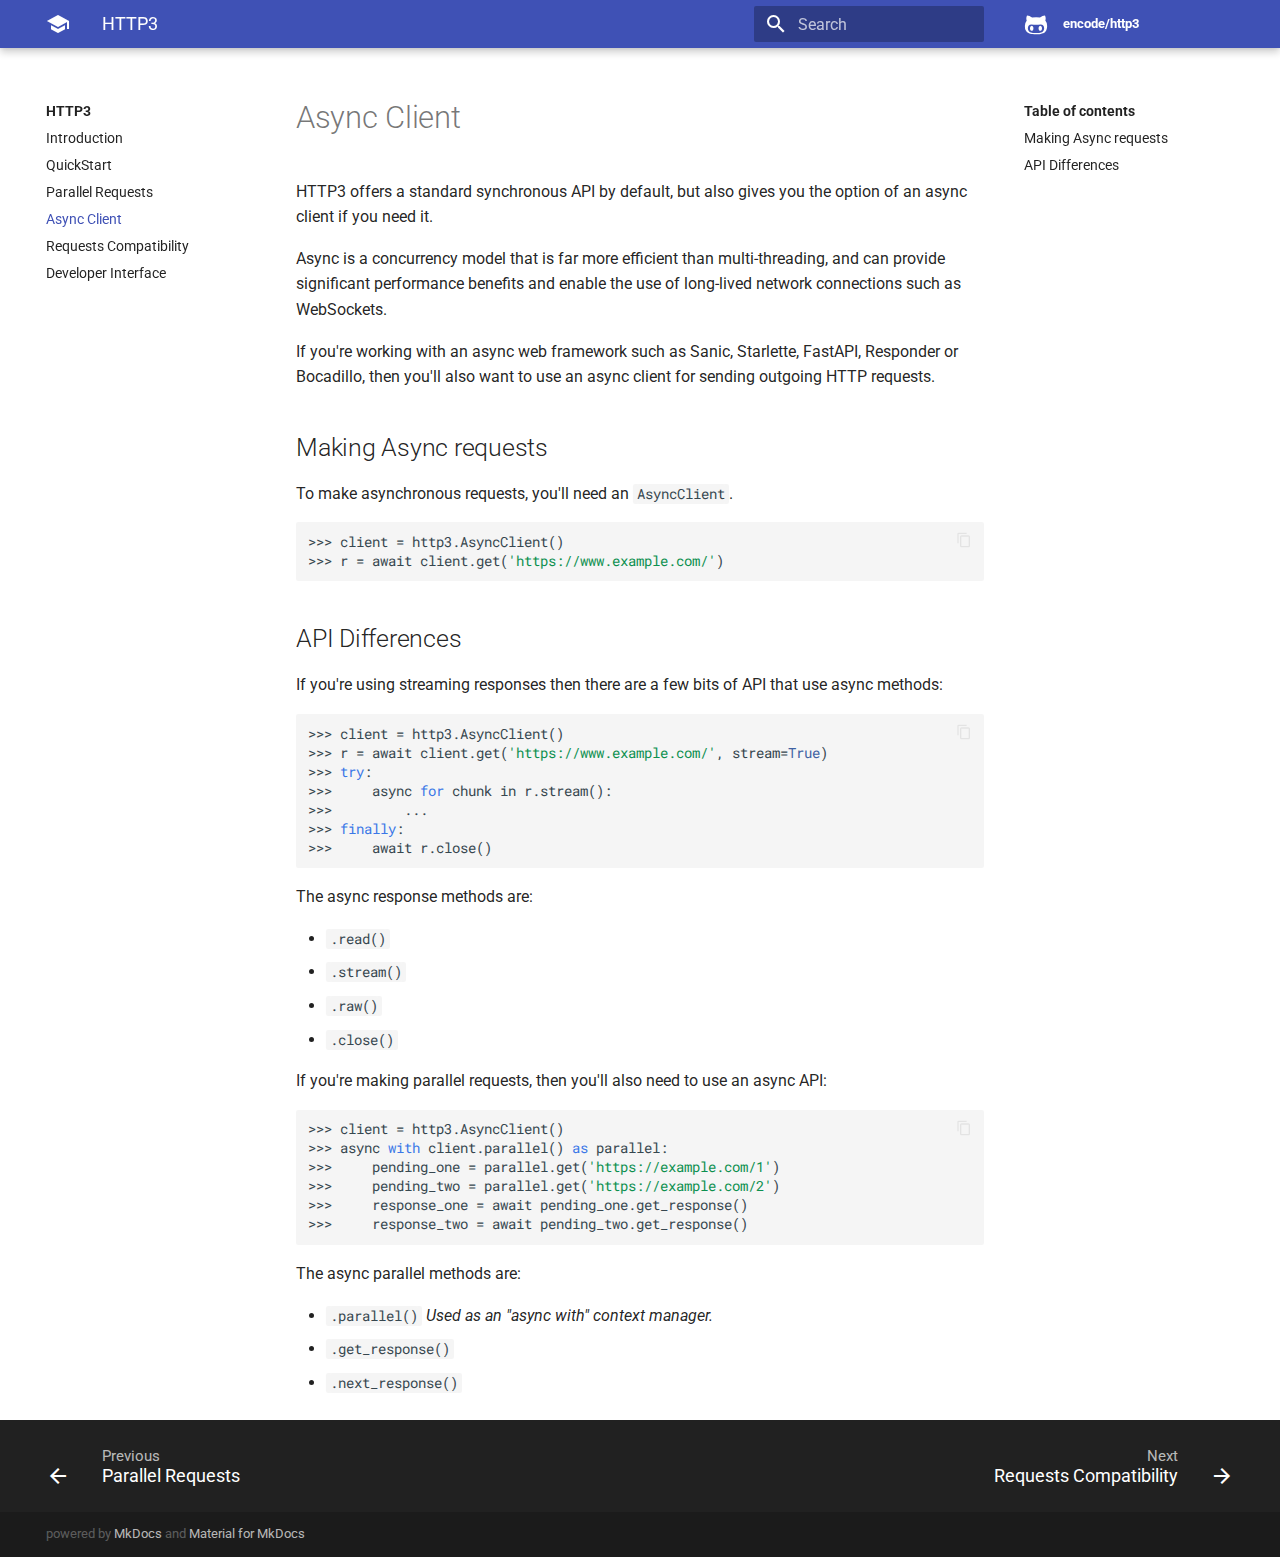
<file: async/index.html>
<!doctype html>
<html lang="en" class="no-js">
  <head>
    
      <meta charset="utf-8">
      <meta name="viewport" content="width=device-width,initial-scale=1">
      <meta http-equiv="x-ua-compatible" content="ie=edge">
      
        <meta name="description" content="The next generation HTTP client.">
      
      
      
      
        <meta name="lang:clipboard.copy" content="Copy to clipboard">
      
        <meta name="lang:clipboard.copied" content="Copied to clipboard">
      
        <meta name="lang:search.language" content="en">
      
        <meta name="lang:search.pipeline.stopwords" content="True">
      
        <meta name="lang:search.pipeline.trimmer" content="True">
      
        <meta name="lang:search.result.none" content="No matching documents">
      
        <meta name="lang:search.result.one" content="1 matching document">
      
        <meta name="lang:search.result.other" content="# matching documents">
      
        <meta name="lang:search.tokenizer" content="[\s\-]+">
      
      <link rel="shortcut icon" href="../assets/images/favicon.png">
      <meta name="generator" content="mkdocs-1.0.4, mkdocs-material-4.4.0">
    
    
      
        <title>Async Client - HTTP3</title>
      
    
    
      <link rel="stylesheet" href="../assets/stylesheets/application.0284f74d.css">
      
      
    
    
      <script src="../assets/javascripts/modernizr.74668098.js"></script>
    
    
      
        <link href="https://fonts.gstatic.com" rel="preconnect" crossorigin>
        <link rel="stylesheet" href="https://fonts.googleapis.com/css?family=Roboto:300,400,400i,700|Roboto+Mono&display=fallback">
        <style>body,input{font-family:"Roboto","Helvetica Neue",Helvetica,Arial,sans-serif}code,kbd,pre{font-family:"Roboto Mono","Courier New",Courier,monospace}</style>
      
    
    <link rel="stylesheet" href="../assets/fonts/material-icons.css">
    
    
    
      
    
    
  </head>
  
    <body dir="ltr">
  
    <svg class="md-svg">
      <defs>
        
        
          <svg xmlns="http://www.w3.org/2000/svg" width="416" height="448" viewBox="0 0 416 448" id="__github"><path fill="currentColor" d="M160 304q0 10-3.125 20.5t-10.75 19T128 352t-18.125-8.5-10.75-19T96 304t3.125-20.5 10.75-19T128 256t18.125 8.5 10.75 19T160 304zm160 0q0 10-3.125 20.5t-10.75 19T288 352t-18.125-8.5-10.75-19T256 304t3.125-20.5 10.75-19T288 256t18.125 8.5 10.75 19T320 304zm40 0q0-30-17.25-51T296 232q-10.25 0-48.75 5.25Q229.5 240 208 240t-39.25-2.75Q130.75 232 120 232q-29.5 0-46.75 21T56 304q0 22 8 38.375t20.25 25.75 30.5 15 35 7.375 37.25 1.75h42q20.5 0 37.25-1.75t35-7.375 30.5-15 20.25-25.75T360 304zm56-44q0 51.75-15.25 82.75-9.5 19.25-26.375 33.25t-35.25 21.5-42.5 11.875-42.875 5.5T212 416q-19.5 0-35.5-.75t-36.875-3.125-38.125-7.5-34.25-12.875T37 371.5t-21.5-28.75Q0 312 0 260q0-59.25 34-99-6.75-20.5-6.75-42.5 0-29 12.75-54.5 27 0 47.5 9.875t47.25 30.875Q171.5 96 212 96q37 0 70 8 26.25-20.5 46.75-30.25T376 64q12.75 25.5 12.75 54.5 0 21.75-6.75 42 34 40 34 99.5z"/></svg>
        
      </defs>
    </svg>
    <input class="md-toggle" data-md-toggle="drawer" type="checkbox" id="__drawer" autocomplete="off">
    <input class="md-toggle" data-md-toggle="search" type="checkbox" id="__search" autocomplete="off">
    <label class="md-overlay" data-md-component="overlay" for="__drawer"></label>
    
      <a href="#async-client" tabindex="1" class="md-skip">
        Skip to content
      </a>
    
    
      <header class="md-header" data-md-component="header">
  <nav class="md-header-nav md-grid">
    <div class="md-flex">
      <div class="md-flex__cell md-flex__cell--shrink">
        <a href=".." title="HTTP3" class="md-header-nav__button md-logo">
          
            <i class="md-icon"></i>
          
        </a>
      </div>
      <div class="md-flex__cell md-flex__cell--shrink">
        <label class="md-icon md-icon--menu md-header-nav__button" for="__drawer"></label>
      </div>
      <div class="md-flex__cell md-flex__cell--stretch">
        <div class="md-flex__ellipsis md-header-nav__title" data-md-component="title">
          
            <span class="md-header-nav__topic">
              HTTP3
            </span>
            <span class="md-header-nav__topic">
              
                Async Client
              
            </span>
          
        </div>
      </div>
      <div class="md-flex__cell md-flex__cell--shrink">
        
          <label class="md-icon md-icon--search md-header-nav__button" for="__search"></label>
          
<div class="md-search" data-md-component="search" role="dialog">
  <label class="md-search__overlay" for="__search"></label>
  <div class="md-search__inner" role="search">
    <form class="md-search__form" name="search">
      <input type="text" class="md-search__input" name="query" placeholder="Search" autocapitalize="off" autocorrect="off" autocomplete="off" spellcheck="false" data-md-component="query" data-md-state="active">
      <label class="md-icon md-search__icon" for="__search"></label>
      <button type="reset" class="md-icon md-search__icon" data-md-component="reset" tabindex="-1">
        &#xE5CD;
      </button>
    </form>
    <div class="md-search__output">
      <div class="md-search__scrollwrap" data-md-scrollfix>
        <div class="md-search-result" data-md-component="result">
          <div class="md-search-result__meta">
            Type to start searching
          </div>
          <ol class="md-search-result__list"></ol>
        </div>
      </div>
    </div>
  </div>
</div>
        
      </div>
      
        <div class="md-flex__cell md-flex__cell--shrink">
          <div class="md-header-nav__source">
            


  

<a href="https://github.com/encode/http3" title="Go to repository" class="md-source" data-md-source="github">
  
    <div class="md-source__icon">
      <svg viewBox="0 0 24 24" width="24" height="24">
        <use xlink:href="#__github" width="24" height="24"></use>
      </svg>
    </div>
  
  <div class="md-source__repository">
    encode/http3
  </div>
</a>
          </div>
        </div>
      
    </div>
  </nav>
</header>
    
    <div class="md-container">
      
        
      
      
      <main class="md-main">
        <div class="md-main__inner md-grid" data-md-component="container">
          
            
              <div class="md-sidebar md-sidebar--primary" data-md-component="navigation">
                <div class="md-sidebar__scrollwrap">
                  <div class="md-sidebar__inner">
                    <nav class="md-nav md-nav--primary" data-md-level="0">
  <label class="md-nav__title md-nav__title--site" for="__drawer">
    <a href=".." title="HTTP3" class="md-nav__button md-logo">
      
        <i class="md-icon"></i>
      
    </a>
    HTTP3
  </label>
  
    <div class="md-nav__source">
      


  

<a href="https://github.com/encode/http3" title="Go to repository" class="md-source" data-md-source="github">
  
    <div class="md-source__icon">
      <svg viewBox="0 0 24 24" width="24" height="24">
        <use xlink:href="#__github" width="24" height="24"></use>
      </svg>
    </div>
  
  <div class="md-source__repository">
    encode/http3
  </div>
</a>
    </div>
  
  <ul class="md-nav__list" data-md-scrollfix>
    
      
      
      


  <li class="md-nav__item">
    <a href=".." title="Introduction" class="md-nav__link">
      Introduction
    </a>
  </li>

    
      
      
      


  <li class="md-nav__item">
    <a href="../quickstart/" title="QuickStart" class="md-nav__link">
      QuickStart
    </a>
  </li>

    
      
      
      


  <li class="md-nav__item">
    <a href="../parallel/" title="Parallel Requests" class="md-nav__link">
      Parallel Requests
    </a>
  </li>

    
      
      
      

  


  <li class="md-nav__item md-nav__item--active">
    
    <input class="md-toggle md-nav__toggle" data-md-toggle="toc" type="checkbox" id="__toc">
    
      
    
    
      <label class="md-nav__link md-nav__link--active" for="__toc">
        Async Client
      </label>
    
    <a href="./" title="Async Client" class="md-nav__link md-nav__link--active">
      Async Client
    </a>
    
      
<nav class="md-nav md-nav--secondary">
  
  
    
  
  
    <label class="md-nav__title" for="__toc">Table of contents</label>
    <ul class="md-nav__list" data-md-scrollfix>
      
        <li class="md-nav__item">
  <a href="#making-async-requests" title="Making Async requests" class="md-nav__link">
    Making Async requests
  </a>
  
</li>
      
        <li class="md-nav__item">
  <a href="#api-differences" title="API Differences" class="md-nav__link">
    API Differences
  </a>
  
</li>
      
      
      
      
      
    </ul>
  
</nav>
    
  </li>

    
      
      
      


  <li class="md-nav__item">
    <a href="../compatibility/" title="Requests Compatibility" class="md-nav__link">
      Requests Compatibility
    </a>
  </li>

    
      
      
      


  <li class="md-nav__item">
    <a href="../api/" title="Developer Interface" class="md-nav__link">
      Developer Interface
    </a>
  </li>

    
  </ul>
</nav>
                  </div>
                </div>
              </div>
            
            
              <div class="md-sidebar md-sidebar--secondary" data-md-component="toc">
                <div class="md-sidebar__scrollwrap">
                  <div class="md-sidebar__inner">
                    
<nav class="md-nav md-nav--secondary">
  
  
    
  
  
    <label class="md-nav__title" for="__toc">Table of contents</label>
    <ul class="md-nav__list" data-md-scrollfix>
      
        <li class="md-nav__item">
  <a href="#making-async-requests" title="Making Async requests" class="md-nav__link">
    Making Async requests
  </a>
  
</li>
      
        <li class="md-nav__item">
  <a href="#api-differences" title="API Differences" class="md-nav__link">
    API Differences
  </a>
  
</li>
      
      
      
      
      
    </ul>
  
</nav>
                  </div>
                </div>
              </div>
            
          
          <div class="md-content">
            <article class="md-content__inner md-typeset">
              
                
                
                <h1 id="async-client">Async Client</h1>
<p>HTTP3 offers a standard synchronous API by default, but also gives you
the option of an async client if you need it.</p>
<p>Async is a concurrency model that is far more efficient than multi-threading,
and can provide significant performance benefits and enable the use of
long-lived network connections such as WebSockets.</p>
<p>If you're working with an async web framework such as Sanic, Starlette, FastAPI,
Responder or Bocadillo, then you'll also want to use an async client for sending
outgoing HTTP requests.</p>
<h2 id="making-async-requests">Making Async requests</h2>
<p>To make asynchronous requests, you'll need an <code>AsyncClient</code>.</p>
<div class="codehilite"><pre><span></span><span class="o">&gt;&gt;&gt;</span> <span class="n">client</span> <span class="o">=</span> <span class="n">http3</span><span class="o">.</span><span class="n">AsyncClient</span><span class="p">()</span>
<span class="o">&gt;&gt;&gt;</span> <span class="n">r</span> <span class="o">=</span> <span class="n">await</span> <span class="n">client</span><span class="o">.</span><span class="n">get</span><span class="p">(</span><span class="s1">&#39;https://www.example.com/&#39;</span><span class="p">)</span>
</pre></div>


<h2 id="api-differences">API Differences</h2>
<p>If you're using streaming responses then there are a few bits of API that
use async methods:</p>
<div class="codehilite"><pre><span></span><span class="o">&gt;&gt;&gt;</span> <span class="n">client</span> <span class="o">=</span> <span class="n">http3</span><span class="o">.</span><span class="n">AsyncClient</span><span class="p">()</span>
<span class="o">&gt;&gt;&gt;</span> <span class="n">r</span> <span class="o">=</span> <span class="n">await</span> <span class="n">client</span><span class="o">.</span><span class="n">get</span><span class="p">(</span><span class="s1">&#39;https://www.example.com/&#39;</span><span class="p">,</span> <span class="n">stream</span><span class="o">=</span><span class="bp">True</span><span class="p">)</span>
<span class="o">&gt;&gt;&gt;</span> <span class="k">try</span><span class="p">:</span>
<span class="o">&gt;&gt;&gt;</span>     <span class="n">async</span> <span class="k">for</span> <span class="n">chunk</span> <span class="ow">in</span> <span class="n">r</span><span class="o">.</span><span class="n">stream</span><span class="p">():</span>
<span class="o">&gt;&gt;&gt;</span>         <span class="o">...</span>
<span class="o">&gt;&gt;&gt;</span> <span class="k">finally</span><span class="p">:</span>
<span class="o">&gt;&gt;&gt;</span>     <span class="n">await</span> <span class="n">r</span><span class="o">.</span><span class="n">close</span><span class="p">()</span>
</pre></div>


<p>The async response methods are:</p>
<ul>
<li><code>.read()</code></li>
<li><code>.stream()</code></li>
<li><code>.raw()</code></li>
<li><code>.close()</code></li>
</ul>
<p>If you're making parallel requests, then you'll also need to use an async API:</p>
<div class="codehilite"><pre><span></span><span class="o">&gt;&gt;&gt;</span> <span class="n">client</span> <span class="o">=</span> <span class="n">http3</span><span class="o">.</span><span class="n">AsyncClient</span><span class="p">()</span>
<span class="o">&gt;&gt;&gt;</span> <span class="n">async</span> <span class="k">with</span> <span class="n">client</span><span class="o">.</span><span class="n">parallel</span><span class="p">()</span> <span class="k">as</span> <span class="n">parallel</span><span class="p">:</span>
<span class="o">&gt;&gt;&gt;</span>     <span class="n">pending_one</span> <span class="o">=</span> <span class="n">parallel</span><span class="o">.</span><span class="n">get</span><span class="p">(</span><span class="s1">&#39;https://example.com/1&#39;</span><span class="p">)</span>
<span class="o">&gt;&gt;&gt;</span>     <span class="n">pending_two</span> <span class="o">=</span> <span class="n">parallel</span><span class="o">.</span><span class="n">get</span><span class="p">(</span><span class="s1">&#39;https://example.com/2&#39;</span><span class="p">)</span>
<span class="o">&gt;&gt;&gt;</span>     <span class="n">response_one</span> <span class="o">=</span> <span class="n">await</span> <span class="n">pending_one</span><span class="o">.</span><span class="n">get_response</span><span class="p">()</span>
<span class="o">&gt;&gt;&gt;</span>     <span class="n">response_two</span> <span class="o">=</span> <span class="n">await</span> <span class="n">pending_two</span><span class="o">.</span><span class="n">get_response</span><span class="p">()</span>
</pre></div>


<p>The async parallel methods are:</p>
<ul>
<li><code>.parallel()</code> <em>Used as an "async with" context manager.</em></li>
<li><code>.get_response()</code></li>
<li><code>.next_response()</code></li>
</ul>
                
                  
                
              
              
                


              
            </article>
          </div>
        </div>
      </main>
      
        
<footer class="md-footer">
  
    <div class="md-footer-nav">
      <nav class="md-footer-nav__inner md-grid">
        
          <a href="../parallel/" title="Parallel Requests" class="md-flex md-footer-nav__link md-footer-nav__link--prev" rel="prev">
            <div class="md-flex__cell md-flex__cell--shrink">
              <i class="md-icon md-icon--arrow-back md-footer-nav__button"></i>
            </div>
            <div class="md-flex__cell md-flex__cell--stretch md-footer-nav__title">
              <span class="md-flex__ellipsis">
                <span class="md-footer-nav__direction">
                  Previous
                </span>
                Parallel Requests
              </span>
            </div>
          </a>
        
        
          <a href="../compatibility/" title="Requests Compatibility" class="md-flex md-footer-nav__link md-footer-nav__link--next" rel="next">
            <div class="md-flex__cell md-flex__cell--stretch md-footer-nav__title">
              <span class="md-flex__ellipsis">
                <span class="md-footer-nav__direction">
                  Next
                </span>
                Requests Compatibility
              </span>
            </div>
            <div class="md-flex__cell md-flex__cell--shrink">
              <i class="md-icon md-icon--arrow-forward md-footer-nav__button"></i>
            </div>
          </a>
        
      </nav>
    </div>
  
  <div class="md-footer-meta md-typeset">
    <div class="md-footer-meta__inner md-grid">
      <div class="md-footer-copyright">
        
        powered by
        <a href="https://www.mkdocs.org">MkDocs</a>
        and
        <a href="https://squidfunk.github.io/mkdocs-material/">
          Material for MkDocs</a>
      </div>
      
    </div>
  </div>
</footer>
      
    </div>
    
      <script src="../assets/javascripts/application.245445c6.js"></script>
      
      <script>app.initialize({version:"1.0.4",url:{base:".."}})</script>
      
    
  </body>
</html>
</file>
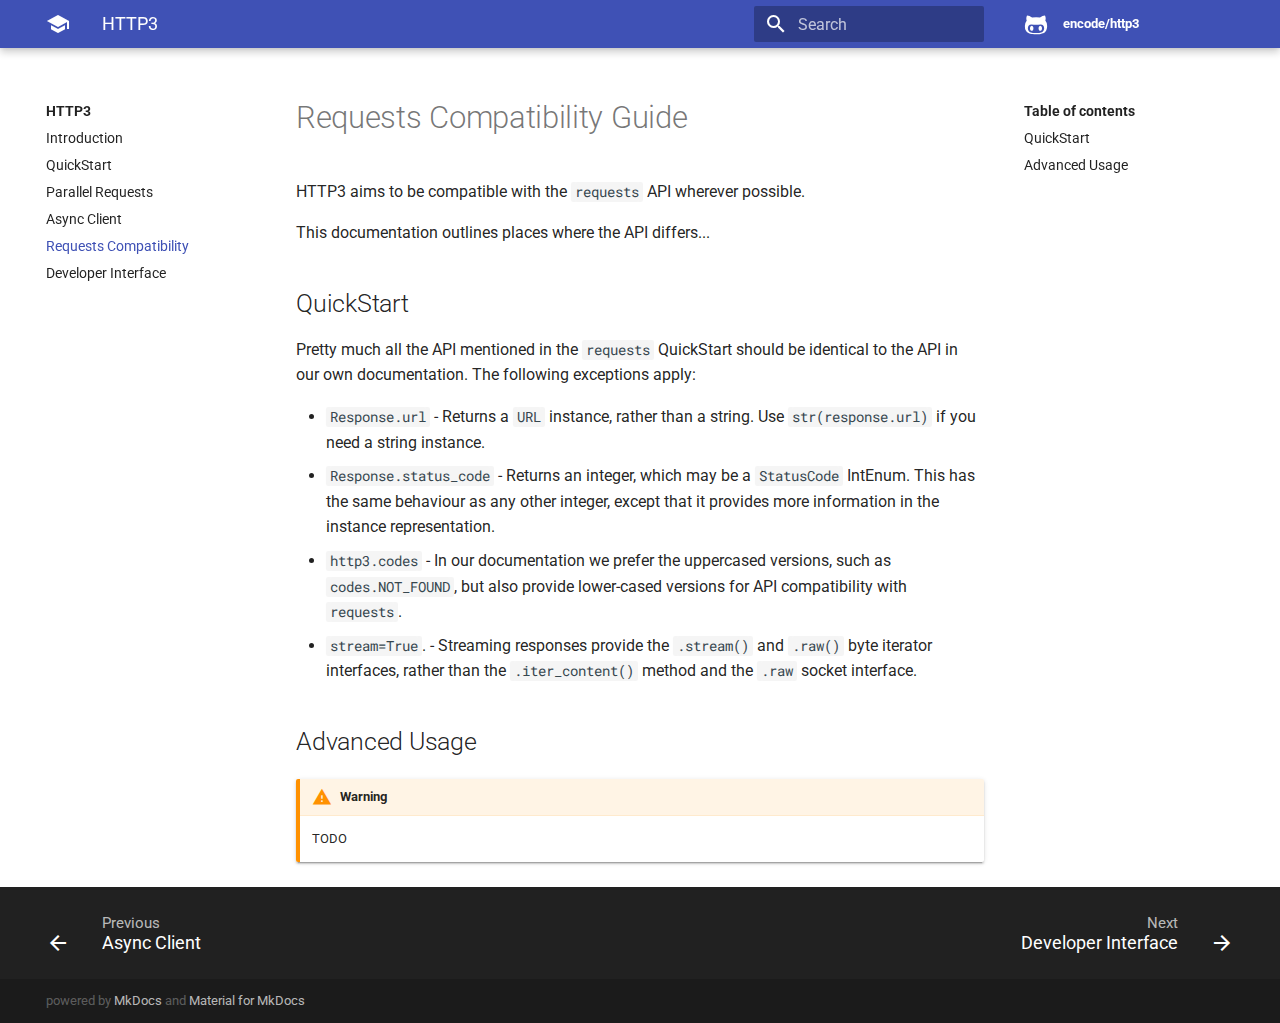
<file: compatibility/index.html>
<!doctype html>
<html lang="en" class="no-js">
  <head>
    
      <meta charset="utf-8">
      <meta name="viewport" content="width=device-width,initial-scale=1">
      <meta http-equiv="x-ua-compatible" content="ie=edge">
      
        <meta name="description" content="The next generation HTTP client.">
      
      
      
      
        <meta name="lang:clipboard.copy" content="Copy to clipboard">
      
        <meta name="lang:clipboard.copied" content="Copied to clipboard">
      
        <meta name="lang:search.language" content="en">
      
        <meta name="lang:search.pipeline.stopwords" content="True">
      
        <meta name="lang:search.pipeline.trimmer" content="True">
      
        <meta name="lang:search.result.none" content="No matching documents">
      
        <meta name="lang:search.result.one" content="1 matching document">
      
        <meta name="lang:search.result.other" content="# matching documents">
      
        <meta name="lang:search.tokenizer" content="[\s\-]+">
      
      <link rel="shortcut icon" href="../assets/images/favicon.png">
      <meta name="generator" content="mkdocs-1.0.4, mkdocs-material-4.4.0">
    
    
      
        <title>Requests Compatibility - HTTP3</title>
      
    
    
      <link rel="stylesheet" href="../assets/stylesheets/application.0284f74d.css">
      
      
    
    
      <script src="../assets/javascripts/modernizr.74668098.js"></script>
    
    
      
        <link href="https://fonts.gstatic.com" rel="preconnect" crossorigin>
        <link rel="stylesheet" href="https://fonts.googleapis.com/css?family=Roboto:300,400,400i,700|Roboto+Mono&display=fallback">
        <style>body,input{font-family:"Roboto","Helvetica Neue",Helvetica,Arial,sans-serif}code,kbd,pre{font-family:"Roboto Mono","Courier New",Courier,monospace}</style>
      
    
    <link rel="stylesheet" href="../assets/fonts/material-icons.css">
    
    
    
      
    
    
  </head>
  
    <body dir="ltr">
  
    <svg class="md-svg">
      <defs>
        
        
          <svg xmlns="http://www.w3.org/2000/svg" width="416" height="448" viewBox="0 0 416 448" id="__github"><path fill="currentColor" d="M160 304q0 10-3.125 20.5t-10.75 19T128 352t-18.125-8.5-10.75-19T96 304t3.125-20.5 10.75-19T128 256t18.125 8.5 10.75 19T160 304zm160 0q0 10-3.125 20.5t-10.75 19T288 352t-18.125-8.5-10.75-19T256 304t3.125-20.5 10.75-19T288 256t18.125 8.5 10.75 19T320 304zm40 0q0-30-17.25-51T296 232q-10.25 0-48.75 5.25Q229.5 240 208 240t-39.25-2.75Q130.75 232 120 232q-29.5 0-46.75 21T56 304q0 22 8 38.375t20.25 25.75 30.5 15 35 7.375 37.25 1.75h42q20.5 0 37.25-1.75t35-7.375 30.5-15 20.25-25.75T360 304zm56-44q0 51.75-15.25 82.75-9.5 19.25-26.375 33.25t-35.25 21.5-42.5 11.875-42.875 5.5T212 416q-19.5 0-35.5-.75t-36.875-3.125-38.125-7.5-34.25-12.875T37 371.5t-21.5-28.75Q0 312 0 260q0-59.25 34-99-6.75-20.5-6.75-42.5 0-29 12.75-54.5 27 0 47.5 9.875t47.25 30.875Q171.5 96 212 96q37 0 70 8 26.25-20.5 46.75-30.25T376 64q12.75 25.5 12.75 54.5 0 21.75-6.75 42 34 40 34 99.5z"/></svg>
        
      </defs>
    </svg>
    <input class="md-toggle" data-md-toggle="drawer" type="checkbox" id="__drawer" autocomplete="off">
    <input class="md-toggle" data-md-toggle="search" type="checkbox" id="__search" autocomplete="off">
    <label class="md-overlay" data-md-component="overlay" for="__drawer"></label>
    
      <a href="#requests-compatibility-guide" tabindex="1" class="md-skip">
        Skip to content
      </a>
    
    
      <header class="md-header" data-md-component="header">
  <nav class="md-header-nav md-grid">
    <div class="md-flex">
      <div class="md-flex__cell md-flex__cell--shrink">
        <a href=".." title="HTTP3" class="md-header-nav__button md-logo">
          
            <i class="md-icon"></i>
          
        </a>
      </div>
      <div class="md-flex__cell md-flex__cell--shrink">
        <label class="md-icon md-icon--menu md-header-nav__button" for="__drawer"></label>
      </div>
      <div class="md-flex__cell md-flex__cell--stretch">
        <div class="md-flex__ellipsis md-header-nav__title" data-md-component="title">
          
            <span class="md-header-nav__topic">
              HTTP3
            </span>
            <span class="md-header-nav__topic">
              
                Requests Compatibility
              
            </span>
          
        </div>
      </div>
      <div class="md-flex__cell md-flex__cell--shrink">
        
          <label class="md-icon md-icon--search md-header-nav__button" for="__search"></label>
          
<div class="md-search" data-md-component="search" role="dialog">
  <label class="md-search__overlay" for="__search"></label>
  <div class="md-search__inner" role="search">
    <form class="md-search__form" name="search">
      <input type="text" class="md-search__input" name="query" placeholder="Search" autocapitalize="off" autocorrect="off" autocomplete="off" spellcheck="false" data-md-component="query" data-md-state="active">
      <label class="md-icon md-search__icon" for="__search"></label>
      <button type="reset" class="md-icon md-search__icon" data-md-component="reset" tabindex="-1">
        &#xE5CD;
      </button>
    </form>
    <div class="md-search__output">
      <div class="md-search__scrollwrap" data-md-scrollfix>
        <div class="md-search-result" data-md-component="result">
          <div class="md-search-result__meta">
            Type to start searching
          </div>
          <ol class="md-search-result__list"></ol>
        </div>
      </div>
    </div>
  </div>
</div>
        
      </div>
      
        <div class="md-flex__cell md-flex__cell--shrink">
          <div class="md-header-nav__source">
            


  

<a href="https://github.com/encode/http3" title="Go to repository" class="md-source" data-md-source="github">
  
    <div class="md-source__icon">
      <svg viewBox="0 0 24 24" width="24" height="24">
        <use xlink:href="#__github" width="24" height="24"></use>
      </svg>
    </div>
  
  <div class="md-source__repository">
    encode/http3
  </div>
</a>
          </div>
        </div>
      
    </div>
  </nav>
</header>
    
    <div class="md-container">
      
        
      
      
      <main class="md-main">
        <div class="md-main__inner md-grid" data-md-component="container">
          
            
              <div class="md-sidebar md-sidebar--primary" data-md-component="navigation">
                <div class="md-sidebar__scrollwrap">
                  <div class="md-sidebar__inner">
                    <nav class="md-nav md-nav--primary" data-md-level="0">
  <label class="md-nav__title md-nav__title--site" for="__drawer">
    <a href=".." title="HTTP3" class="md-nav__button md-logo">
      
        <i class="md-icon"></i>
      
    </a>
    HTTP3
  </label>
  
    <div class="md-nav__source">
      


  

<a href="https://github.com/encode/http3" title="Go to repository" class="md-source" data-md-source="github">
  
    <div class="md-source__icon">
      <svg viewBox="0 0 24 24" width="24" height="24">
        <use xlink:href="#__github" width="24" height="24"></use>
      </svg>
    </div>
  
  <div class="md-source__repository">
    encode/http3
  </div>
</a>
    </div>
  
  <ul class="md-nav__list" data-md-scrollfix>
    
      
      
      


  <li class="md-nav__item">
    <a href=".." title="Introduction" class="md-nav__link">
      Introduction
    </a>
  </li>

    
      
      
      


  <li class="md-nav__item">
    <a href="../quickstart/" title="QuickStart" class="md-nav__link">
      QuickStart
    </a>
  </li>

    
      
      
      


  <li class="md-nav__item">
    <a href="../parallel/" title="Parallel Requests" class="md-nav__link">
      Parallel Requests
    </a>
  </li>

    
      
      
      


  <li class="md-nav__item">
    <a href="../async/" title="Async Client" class="md-nav__link">
      Async Client
    </a>
  </li>

    
      
      
      

  


  <li class="md-nav__item md-nav__item--active">
    
    <input class="md-toggle md-nav__toggle" data-md-toggle="toc" type="checkbox" id="__toc">
    
      
    
    
      <label class="md-nav__link md-nav__link--active" for="__toc">
        Requests Compatibility
      </label>
    
    <a href="./" title="Requests Compatibility" class="md-nav__link md-nav__link--active">
      Requests Compatibility
    </a>
    
      
<nav class="md-nav md-nav--secondary">
  
  
    
  
  
    <label class="md-nav__title" for="__toc">Table of contents</label>
    <ul class="md-nav__list" data-md-scrollfix>
      
        <li class="md-nav__item">
  <a href="#quickstart" title="QuickStart" class="md-nav__link">
    QuickStart
  </a>
  
</li>
      
        <li class="md-nav__item">
  <a href="#advanced-usage" title="Advanced Usage" class="md-nav__link">
    Advanced Usage
  </a>
  
</li>
      
      
      
      
      
    </ul>
  
</nav>
    
  </li>

    
      
      
      


  <li class="md-nav__item">
    <a href="../api/" title="Developer Interface" class="md-nav__link">
      Developer Interface
    </a>
  </li>

    
  </ul>
</nav>
                  </div>
                </div>
              </div>
            
            
              <div class="md-sidebar md-sidebar--secondary" data-md-component="toc">
                <div class="md-sidebar__scrollwrap">
                  <div class="md-sidebar__inner">
                    
<nav class="md-nav md-nav--secondary">
  
  
    
  
  
    <label class="md-nav__title" for="__toc">Table of contents</label>
    <ul class="md-nav__list" data-md-scrollfix>
      
        <li class="md-nav__item">
  <a href="#quickstart" title="QuickStart" class="md-nav__link">
    QuickStart
  </a>
  
</li>
      
        <li class="md-nav__item">
  <a href="#advanced-usage" title="Advanced Usage" class="md-nav__link">
    Advanced Usage
  </a>
  
</li>
      
      
      
      
      
    </ul>
  
</nav>
                  </div>
                </div>
              </div>
            
          
          <div class="md-content">
            <article class="md-content__inner md-typeset">
              
                
                
                <h1 id="requests-compatibility-guide">Requests Compatibility Guide</h1>
<p>HTTP3 aims to be compatible with the <code>requests</code> API wherever possible.</p>
<p>This documentation outlines places where the API differs...</p>
<h2 id="quickstart">QuickStart</h2>
<p>Pretty much all the API mentioned in the <code>requests</code> QuickStart should be identical
to the API in our own documentation. The following exceptions apply:</p>
<ul>
<li><code>Response.url</code> - Returns a <code>URL</code> instance, rather than a string. Use <code>str(response.url)</code> if you need a string instance.</li>
<li><code>Response.status_code</code> - Returns an integer, which may be a <code>StatusCode</code> IntEnum. This has the same behaviour as any other integer, except that it provides more information in the instance representation.</li>
<li><code>http3.codes</code> - In our documentation we prefer the uppercased versions, such as <code>codes.NOT_FOUND</code>,
but also provide lower-cased versions for API compatibility with <code>requests</code>.</li>
<li><code>stream=True</code>. - Streaming responses provide the <code>.stream()</code> and <code>.raw()</code> byte iterator interfaces, rather than the <code>.iter_content()</code> method and the <code>.raw</code> socket interface.</li>
</ul>
<h2 id="advanced-usage">Advanced Usage</h2>
<div class="admonition warning">
<p class="admonition-title">Warning</p>
<p>TODO</p>
</div>
                
                  
                
              
              
                


              
            </article>
          </div>
        </div>
      </main>
      
        
<footer class="md-footer">
  
    <div class="md-footer-nav">
      <nav class="md-footer-nav__inner md-grid">
        
          <a href="../async/" title="Async Client" class="md-flex md-footer-nav__link md-footer-nav__link--prev" rel="prev">
            <div class="md-flex__cell md-flex__cell--shrink">
              <i class="md-icon md-icon--arrow-back md-footer-nav__button"></i>
            </div>
            <div class="md-flex__cell md-flex__cell--stretch md-footer-nav__title">
              <span class="md-flex__ellipsis">
                <span class="md-footer-nav__direction">
                  Previous
                </span>
                Async Client
              </span>
            </div>
          </a>
        
        
          <a href="../api/" title="Developer Interface" class="md-flex md-footer-nav__link md-footer-nav__link--next" rel="next">
            <div class="md-flex__cell md-flex__cell--stretch md-footer-nav__title">
              <span class="md-flex__ellipsis">
                <span class="md-footer-nav__direction">
                  Next
                </span>
                Developer Interface
              </span>
            </div>
            <div class="md-flex__cell md-flex__cell--shrink">
              <i class="md-icon md-icon--arrow-forward md-footer-nav__button"></i>
            </div>
          </a>
        
      </nav>
    </div>
  
  <div class="md-footer-meta md-typeset">
    <div class="md-footer-meta__inner md-grid">
      <div class="md-footer-copyright">
        
        powered by
        <a href="https://www.mkdocs.org">MkDocs</a>
        and
        <a href="https://squidfunk.github.io/mkdocs-material/">
          Material for MkDocs</a>
      </div>
      
    </div>
  </div>
</footer>
      
    </div>
    
      <script src="../assets/javascripts/application.245445c6.js"></script>
      
      <script>app.initialize({version:"1.0.4",url:{base:".."}})</script>
      
    
  </body>
</html>
</file>
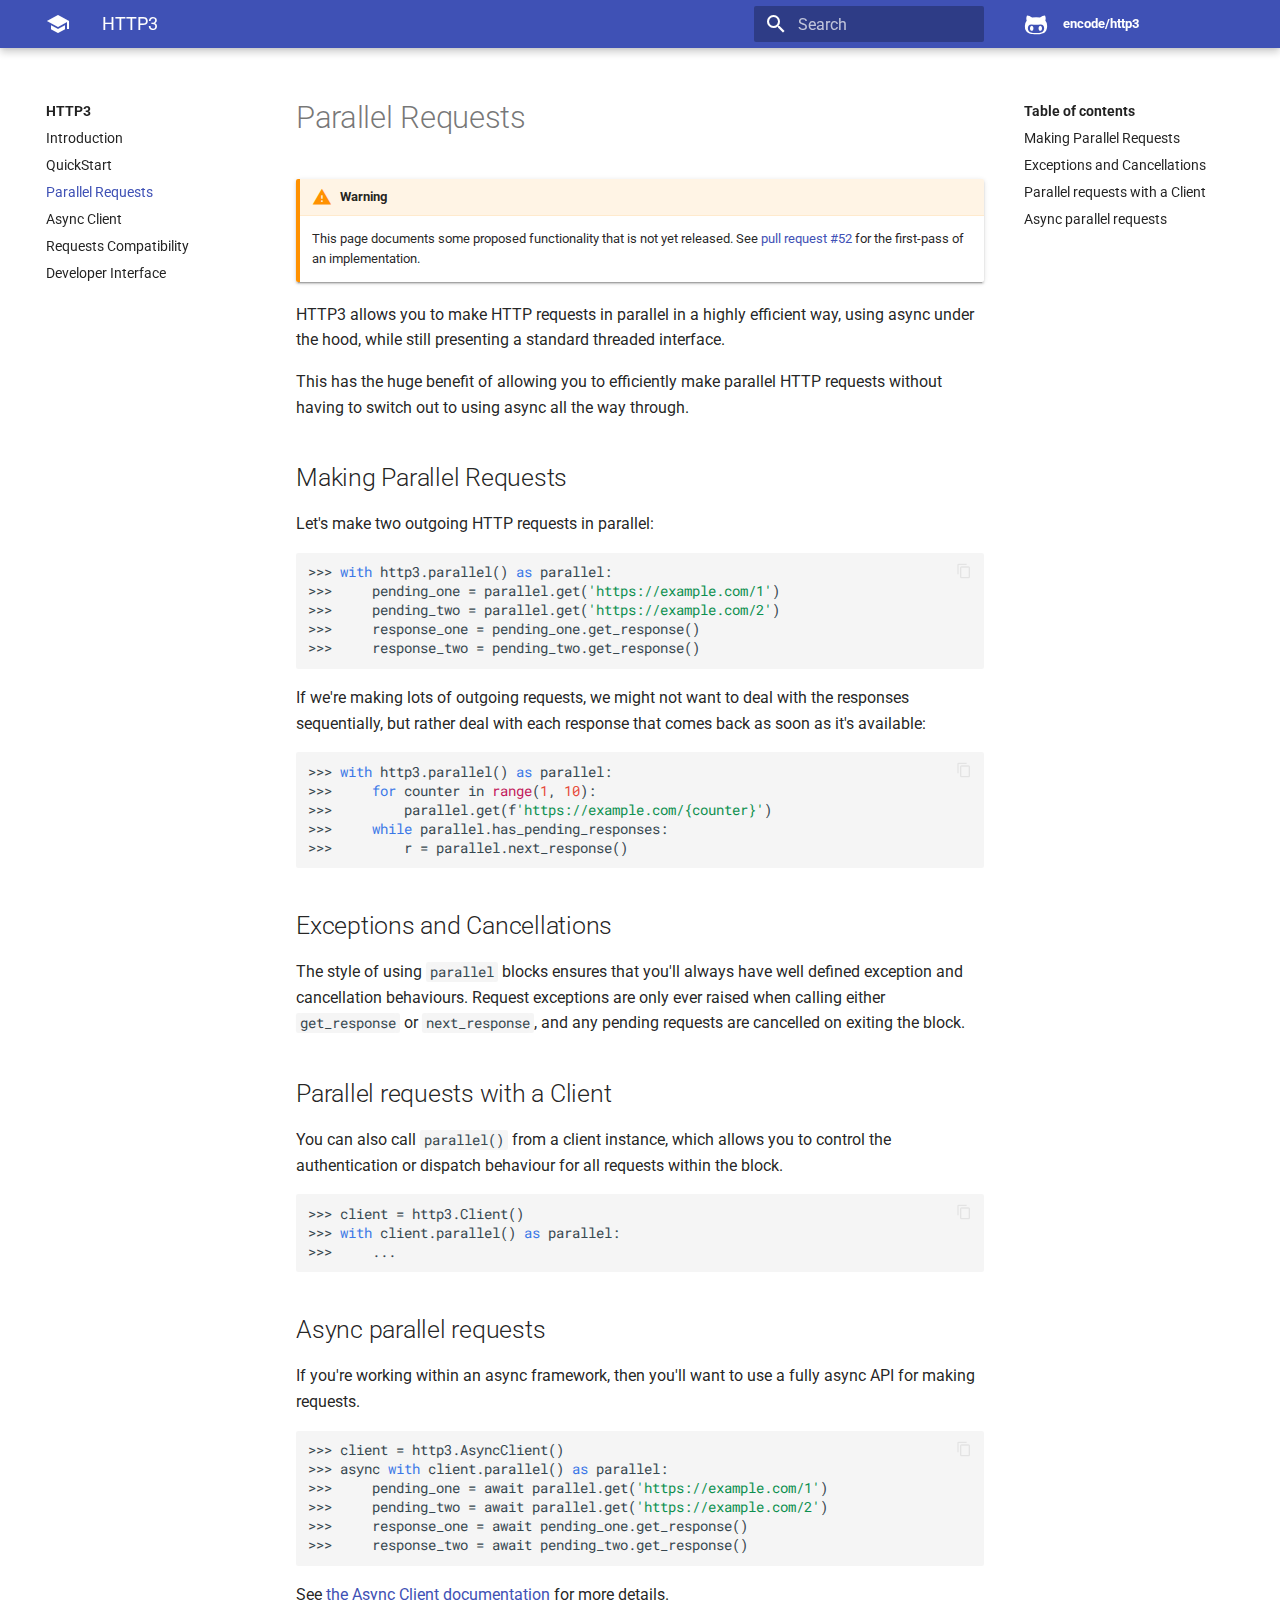
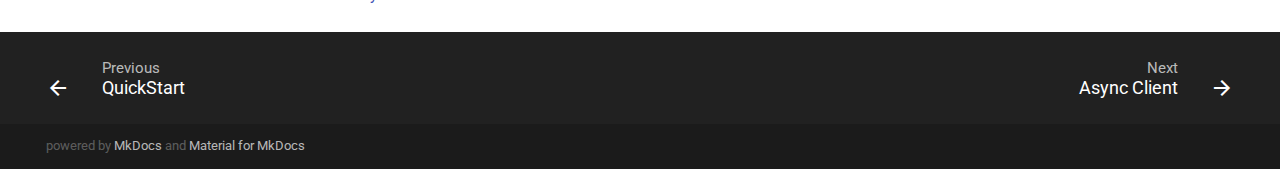
<file: parallel/index.html>
<!doctype html>
<html lang="en" class="no-js">
  <head>
    
      <meta charset="utf-8">
      <meta name="viewport" content="width=device-width,initial-scale=1">
      <meta http-equiv="x-ua-compatible" content="ie=edge">
      
        <meta name="description" content="The next generation HTTP client.">
      
      
      
      
        <meta name="lang:clipboard.copy" content="Copy to clipboard">
      
        <meta name="lang:clipboard.copied" content="Copied to clipboard">
      
        <meta name="lang:search.language" content="en">
      
        <meta name="lang:search.pipeline.stopwords" content="True">
      
        <meta name="lang:search.pipeline.trimmer" content="True">
      
        <meta name="lang:search.result.none" content="No matching documents">
      
        <meta name="lang:search.result.one" content="1 matching document">
      
        <meta name="lang:search.result.other" content="# matching documents">
      
        <meta name="lang:search.tokenizer" content="[\s\-]+">
      
      <link rel="shortcut icon" href="../assets/images/favicon.png">
      <meta name="generator" content="mkdocs-1.0.4, mkdocs-material-4.4.0">
    
    
      
        <title>Parallel Requests - HTTP3</title>
      
    
    
      <link rel="stylesheet" href="../assets/stylesheets/application.0284f74d.css">
      
      
    
    
      <script src="../assets/javascripts/modernizr.74668098.js"></script>
    
    
      
        <link href="https://fonts.gstatic.com" rel="preconnect" crossorigin>
        <link rel="stylesheet" href="https://fonts.googleapis.com/css?family=Roboto:300,400,400i,700|Roboto+Mono&display=fallback">
        <style>body,input{font-family:"Roboto","Helvetica Neue",Helvetica,Arial,sans-serif}code,kbd,pre{font-family:"Roboto Mono","Courier New",Courier,monospace}</style>
      
    
    <link rel="stylesheet" href="../assets/fonts/material-icons.css">
    
    
    
      
    
    
  </head>
  
    <body dir="ltr">
  
    <svg class="md-svg">
      <defs>
        
        
          <svg xmlns="http://www.w3.org/2000/svg" width="416" height="448" viewBox="0 0 416 448" id="__github"><path fill="currentColor" d="M160 304q0 10-3.125 20.5t-10.75 19T128 352t-18.125-8.5-10.75-19T96 304t3.125-20.5 10.75-19T128 256t18.125 8.5 10.75 19T160 304zm160 0q0 10-3.125 20.5t-10.75 19T288 352t-18.125-8.5-10.75-19T256 304t3.125-20.5 10.75-19T288 256t18.125 8.5 10.75 19T320 304zm40 0q0-30-17.25-51T296 232q-10.25 0-48.75 5.25Q229.5 240 208 240t-39.25-2.75Q130.75 232 120 232q-29.5 0-46.75 21T56 304q0 22 8 38.375t20.25 25.75 30.5 15 35 7.375 37.25 1.75h42q20.5 0 37.25-1.75t35-7.375 30.5-15 20.25-25.75T360 304zm56-44q0 51.75-15.25 82.75-9.5 19.25-26.375 33.25t-35.25 21.5-42.5 11.875-42.875 5.5T212 416q-19.5 0-35.5-.75t-36.875-3.125-38.125-7.5-34.25-12.875T37 371.5t-21.5-28.75Q0 312 0 260q0-59.25 34-99-6.75-20.5-6.75-42.5 0-29 12.75-54.5 27 0 47.5 9.875t47.25 30.875Q171.5 96 212 96q37 0 70 8 26.25-20.5 46.75-30.25T376 64q12.75 25.5 12.75 54.5 0 21.75-6.75 42 34 40 34 99.5z"/></svg>
        
      </defs>
    </svg>
    <input class="md-toggle" data-md-toggle="drawer" type="checkbox" id="__drawer" autocomplete="off">
    <input class="md-toggle" data-md-toggle="search" type="checkbox" id="__search" autocomplete="off">
    <label class="md-overlay" data-md-component="overlay" for="__drawer"></label>
    
      <a href="#parallel-requests" tabindex="1" class="md-skip">
        Skip to content
      </a>
    
    
      <header class="md-header" data-md-component="header">
  <nav class="md-header-nav md-grid">
    <div class="md-flex">
      <div class="md-flex__cell md-flex__cell--shrink">
        <a href=".." title="HTTP3" class="md-header-nav__button md-logo">
          
            <i class="md-icon"></i>
          
        </a>
      </div>
      <div class="md-flex__cell md-flex__cell--shrink">
        <label class="md-icon md-icon--menu md-header-nav__button" for="__drawer"></label>
      </div>
      <div class="md-flex__cell md-flex__cell--stretch">
        <div class="md-flex__ellipsis md-header-nav__title" data-md-component="title">
          
            <span class="md-header-nav__topic">
              HTTP3
            </span>
            <span class="md-header-nav__topic">
              
                Parallel Requests
              
            </span>
          
        </div>
      </div>
      <div class="md-flex__cell md-flex__cell--shrink">
        
          <label class="md-icon md-icon--search md-header-nav__button" for="__search"></label>
          
<div class="md-search" data-md-component="search" role="dialog">
  <label class="md-search__overlay" for="__search"></label>
  <div class="md-search__inner" role="search">
    <form class="md-search__form" name="search">
      <input type="text" class="md-search__input" name="query" placeholder="Search" autocapitalize="off" autocorrect="off" autocomplete="off" spellcheck="false" data-md-component="query" data-md-state="active">
      <label class="md-icon md-search__icon" for="__search"></label>
      <button type="reset" class="md-icon md-search__icon" data-md-component="reset" tabindex="-1">
        &#xE5CD;
      </button>
    </form>
    <div class="md-search__output">
      <div class="md-search__scrollwrap" data-md-scrollfix>
        <div class="md-search-result" data-md-component="result">
          <div class="md-search-result__meta">
            Type to start searching
          </div>
          <ol class="md-search-result__list"></ol>
        </div>
      </div>
    </div>
  </div>
</div>
        
      </div>
      
        <div class="md-flex__cell md-flex__cell--shrink">
          <div class="md-header-nav__source">
            


  

<a href="https://github.com/encode/http3" title="Go to repository" class="md-source" data-md-source="github">
  
    <div class="md-source__icon">
      <svg viewBox="0 0 24 24" width="24" height="24">
        <use xlink:href="#__github" width="24" height="24"></use>
      </svg>
    </div>
  
  <div class="md-source__repository">
    encode/http3
  </div>
</a>
          </div>
        </div>
      
    </div>
  </nav>
</header>
    
    <div class="md-container">
      
        
      
      
      <main class="md-main">
        <div class="md-main__inner md-grid" data-md-component="container">
          
            
              <div class="md-sidebar md-sidebar--primary" data-md-component="navigation">
                <div class="md-sidebar__scrollwrap">
                  <div class="md-sidebar__inner">
                    <nav class="md-nav md-nav--primary" data-md-level="0">
  <label class="md-nav__title md-nav__title--site" for="__drawer">
    <a href=".." title="HTTP3" class="md-nav__button md-logo">
      
        <i class="md-icon"></i>
      
    </a>
    HTTP3
  </label>
  
    <div class="md-nav__source">
      


  

<a href="https://github.com/encode/http3" title="Go to repository" class="md-source" data-md-source="github">
  
    <div class="md-source__icon">
      <svg viewBox="0 0 24 24" width="24" height="24">
        <use xlink:href="#__github" width="24" height="24"></use>
      </svg>
    </div>
  
  <div class="md-source__repository">
    encode/http3
  </div>
</a>
    </div>
  
  <ul class="md-nav__list" data-md-scrollfix>
    
      
      
      


  <li class="md-nav__item">
    <a href=".." title="Introduction" class="md-nav__link">
      Introduction
    </a>
  </li>

    
      
      
      


  <li class="md-nav__item">
    <a href="../quickstart/" title="QuickStart" class="md-nav__link">
      QuickStart
    </a>
  </li>

    
      
      
      

  


  <li class="md-nav__item md-nav__item--active">
    
    <input class="md-toggle md-nav__toggle" data-md-toggle="toc" type="checkbox" id="__toc">
    
      
    
    
      <label class="md-nav__link md-nav__link--active" for="__toc">
        Parallel Requests
      </label>
    
    <a href="./" title="Parallel Requests" class="md-nav__link md-nav__link--active">
      Parallel Requests
    </a>
    
      
<nav class="md-nav md-nav--secondary">
  
  
    
  
  
    <label class="md-nav__title" for="__toc">Table of contents</label>
    <ul class="md-nav__list" data-md-scrollfix>
      
        <li class="md-nav__item">
  <a href="#making-parallel-requests" title="Making Parallel Requests" class="md-nav__link">
    Making Parallel Requests
  </a>
  
</li>
      
        <li class="md-nav__item">
  <a href="#exceptions-and-cancellations" title="Exceptions and Cancellations" class="md-nav__link">
    Exceptions and Cancellations
  </a>
  
</li>
      
        <li class="md-nav__item">
  <a href="#parallel-requests-with-a-client" title="Parallel requests with a Client" class="md-nav__link">
    Parallel requests with a Client
  </a>
  
</li>
      
        <li class="md-nav__item">
  <a href="#async-parallel-requests" title="Async parallel requests" class="md-nav__link">
    Async parallel requests
  </a>
  
</li>
      
      
      
      
      
    </ul>
  
</nav>
    
  </li>

    
      
      
      


  <li class="md-nav__item">
    <a href="../async/" title="Async Client" class="md-nav__link">
      Async Client
    </a>
  </li>

    
      
      
      


  <li class="md-nav__item">
    <a href="../compatibility/" title="Requests Compatibility" class="md-nav__link">
      Requests Compatibility
    </a>
  </li>

    
      
      
      


  <li class="md-nav__item">
    <a href="../api/" title="Developer Interface" class="md-nav__link">
      Developer Interface
    </a>
  </li>

    
  </ul>
</nav>
                  </div>
                </div>
              </div>
            
            
              <div class="md-sidebar md-sidebar--secondary" data-md-component="toc">
                <div class="md-sidebar__scrollwrap">
                  <div class="md-sidebar__inner">
                    
<nav class="md-nav md-nav--secondary">
  
  
    
  
  
    <label class="md-nav__title" for="__toc">Table of contents</label>
    <ul class="md-nav__list" data-md-scrollfix>
      
        <li class="md-nav__item">
  <a href="#making-parallel-requests" title="Making Parallel Requests" class="md-nav__link">
    Making Parallel Requests
  </a>
  
</li>
      
        <li class="md-nav__item">
  <a href="#exceptions-and-cancellations" title="Exceptions and Cancellations" class="md-nav__link">
    Exceptions and Cancellations
  </a>
  
</li>
      
        <li class="md-nav__item">
  <a href="#parallel-requests-with-a-client" title="Parallel requests with a Client" class="md-nav__link">
    Parallel requests with a Client
  </a>
  
</li>
      
        <li class="md-nav__item">
  <a href="#async-parallel-requests" title="Async parallel requests" class="md-nav__link">
    Async parallel requests
  </a>
  
</li>
      
      
      
      
      
    </ul>
  
</nav>
                  </div>
                </div>
              </div>
            
          
          <div class="md-content">
            <article class="md-content__inner md-typeset">
              
                
                
                <h1 id="parallel-requests">Parallel Requests</h1>
<div class="admonition warning">
<p class="admonition-title">Warning</p>
<p>This page documents some proposed functionality that is not yet released.
See <a href="https://github.com/encode/http3/pull/52">pull request #52</a> for the
first-pass of an implementation.</p>
</div>
<p>HTTP3 allows you to make HTTP requests in parallel in a highly efficient way,
using async under the hood, while still presenting a standard threaded interface.</p>
<p>This has the huge benefit of allowing you to efficiently make parallel HTTP
requests without having to switch out to using async all the way through.</p>
<h2 id="making-parallel-requests">Making Parallel Requests</h2>
<p>Let's make two outgoing HTTP requests in parallel:</p>
<div class="codehilite"><pre><span></span><span class="o">&gt;&gt;&gt;</span> <span class="k">with</span> <span class="n">http3</span><span class="o">.</span><span class="n">parallel</span><span class="p">()</span> <span class="k">as</span> <span class="n">parallel</span><span class="p">:</span>
<span class="o">&gt;&gt;&gt;</span>     <span class="n">pending_one</span> <span class="o">=</span> <span class="n">parallel</span><span class="o">.</span><span class="n">get</span><span class="p">(</span><span class="s1">&#39;https://example.com/1&#39;</span><span class="p">)</span>
<span class="o">&gt;&gt;&gt;</span>     <span class="n">pending_two</span> <span class="o">=</span> <span class="n">parallel</span><span class="o">.</span><span class="n">get</span><span class="p">(</span><span class="s1">&#39;https://example.com/2&#39;</span><span class="p">)</span>
<span class="o">&gt;&gt;&gt;</span>     <span class="n">response_one</span> <span class="o">=</span> <span class="n">pending_one</span><span class="o">.</span><span class="n">get_response</span><span class="p">()</span>
<span class="o">&gt;&gt;&gt;</span>     <span class="n">response_two</span> <span class="o">=</span> <span class="n">pending_two</span><span class="o">.</span><span class="n">get_response</span><span class="p">()</span>
</pre></div>


<p>If we're making lots of outgoing requests, we might not want to deal with the
responses sequentially, but rather deal with each response that comes back
as soon as it's available:</p>
<div class="codehilite"><pre><span></span><span class="o">&gt;&gt;&gt;</span> <span class="k">with</span> <span class="n">http3</span><span class="o">.</span><span class="n">parallel</span><span class="p">()</span> <span class="k">as</span> <span class="n">parallel</span><span class="p">:</span>
<span class="o">&gt;&gt;&gt;</span>     <span class="k">for</span> <span class="n">counter</span> <span class="ow">in</span> <span class="nb">range</span><span class="p">(</span><span class="mi">1</span><span class="p">,</span> <span class="mi">10</span><span class="p">):</span>
<span class="o">&gt;&gt;&gt;</span>         <span class="n">parallel</span><span class="o">.</span><span class="n">get</span><span class="p">(</span><span class="n">f</span><span class="s1">&#39;https://example.com/{counter}&#39;</span><span class="p">)</span>
<span class="o">&gt;&gt;&gt;</span>     <span class="k">while</span> <span class="n">parallel</span><span class="o">.</span><span class="n">has_pending_responses</span><span class="p">:</span>
<span class="o">&gt;&gt;&gt;</span>         <span class="n">r</span> <span class="o">=</span> <span class="n">parallel</span><span class="o">.</span><span class="n">next_response</span><span class="p">()</span>
</pre></div>


<h2 id="exceptions-and-cancellations">Exceptions and Cancellations</h2>
<p>The style of using <code>parallel</code> blocks ensures that you'll always have well
defined exception and cancellation behaviours. Request exceptions are only ever
raised when calling either <code>get_response</code> or <code>next_response</code>, and any pending
requests are cancelled on exiting the block.</p>
<h2 id="parallel-requests-with-a-client">Parallel requests with a Client</h2>
<p>You can also call <code>parallel()</code> from a client instance, which allows you to
control the authentication or dispatch behaviour for all requests within the
block.</p>
<div class="codehilite"><pre><span></span><span class="o">&gt;&gt;&gt;</span> <span class="n">client</span> <span class="o">=</span> <span class="n">http3</span><span class="o">.</span><span class="n">Client</span><span class="p">()</span>
<span class="o">&gt;&gt;&gt;</span> <span class="k">with</span> <span class="n">client</span><span class="o">.</span><span class="n">parallel</span><span class="p">()</span> <span class="k">as</span> <span class="n">parallel</span><span class="p">:</span>
<span class="o">&gt;&gt;&gt;</span>     <span class="o">...</span>
</pre></div>


<h2 id="async-parallel-requests">Async parallel requests</h2>
<p>If you're working within an async framework, then you'll want to use a fully
async API for making requests.</p>
<div class="codehilite"><pre><span></span><span class="o">&gt;&gt;&gt;</span> <span class="n">client</span> <span class="o">=</span> <span class="n">http3</span><span class="o">.</span><span class="n">AsyncClient</span><span class="p">()</span>
<span class="o">&gt;&gt;&gt;</span> <span class="n">async</span> <span class="k">with</span> <span class="n">client</span><span class="o">.</span><span class="n">parallel</span><span class="p">()</span> <span class="k">as</span> <span class="n">parallel</span><span class="p">:</span>
<span class="o">&gt;&gt;&gt;</span>     <span class="n">pending_one</span> <span class="o">=</span> <span class="n">await</span> <span class="n">parallel</span><span class="o">.</span><span class="n">get</span><span class="p">(</span><span class="s1">&#39;https://example.com/1&#39;</span><span class="p">)</span>
<span class="o">&gt;&gt;&gt;</span>     <span class="n">pending_two</span> <span class="o">=</span> <span class="n">await</span> <span class="n">parallel</span><span class="o">.</span><span class="n">get</span><span class="p">(</span><span class="s1">&#39;https://example.com/2&#39;</span><span class="p">)</span>
<span class="o">&gt;&gt;&gt;</span>     <span class="n">response_one</span> <span class="o">=</span> <span class="n">await</span> <span class="n">pending_one</span><span class="o">.</span><span class="n">get_response</span><span class="p">()</span>
<span class="o">&gt;&gt;&gt;</span>     <span class="n">response_two</span> <span class="o">=</span> <span class="n">await</span> <span class="n">pending_two</span><span class="o">.</span><span class="n">get_response</span><span class="p">()</span>
</pre></div>


<p>See <a href="../async/">the Async Client documentation</a> for more details.</p>
                
                  
                
              
              
                


              
            </article>
          </div>
        </div>
      </main>
      
        
<footer class="md-footer">
  
    <div class="md-footer-nav">
      <nav class="md-footer-nav__inner md-grid">
        
          <a href="../quickstart/" title="QuickStart" class="md-flex md-footer-nav__link md-footer-nav__link--prev" rel="prev">
            <div class="md-flex__cell md-flex__cell--shrink">
              <i class="md-icon md-icon--arrow-back md-footer-nav__button"></i>
            </div>
            <div class="md-flex__cell md-flex__cell--stretch md-footer-nav__title">
              <span class="md-flex__ellipsis">
                <span class="md-footer-nav__direction">
                  Previous
                </span>
                QuickStart
              </span>
            </div>
          </a>
        
        
          <a href="../async/" title="Async Client" class="md-flex md-footer-nav__link md-footer-nav__link--next" rel="next">
            <div class="md-flex__cell md-flex__cell--stretch md-footer-nav__title">
              <span class="md-flex__ellipsis">
                <span class="md-footer-nav__direction">
                  Next
                </span>
                Async Client
              </span>
            </div>
            <div class="md-flex__cell md-flex__cell--shrink">
              <i class="md-icon md-icon--arrow-forward md-footer-nav__button"></i>
            </div>
          </a>
        
      </nav>
    </div>
  
  <div class="md-footer-meta md-typeset">
    <div class="md-footer-meta__inner md-grid">
      <div class="md-footer-copyright">
        
        powered by
        <a href="https://www.mkdocs.org">MkDocs</a>
        and
        <a href="https://squidfunk.github.io/mkdocs-material/">
          Material for MkDocs</a>
      </div>
      
    </div>
  </div>
</footer>
      
    </div>
    
      <script src="../assets/javascripts/application.245445c6.js"></script>
      
      <script>app.initialize({version:"1.0.4",url:{base:".."}})</script>
      
    
  </body>
</html>
</file>
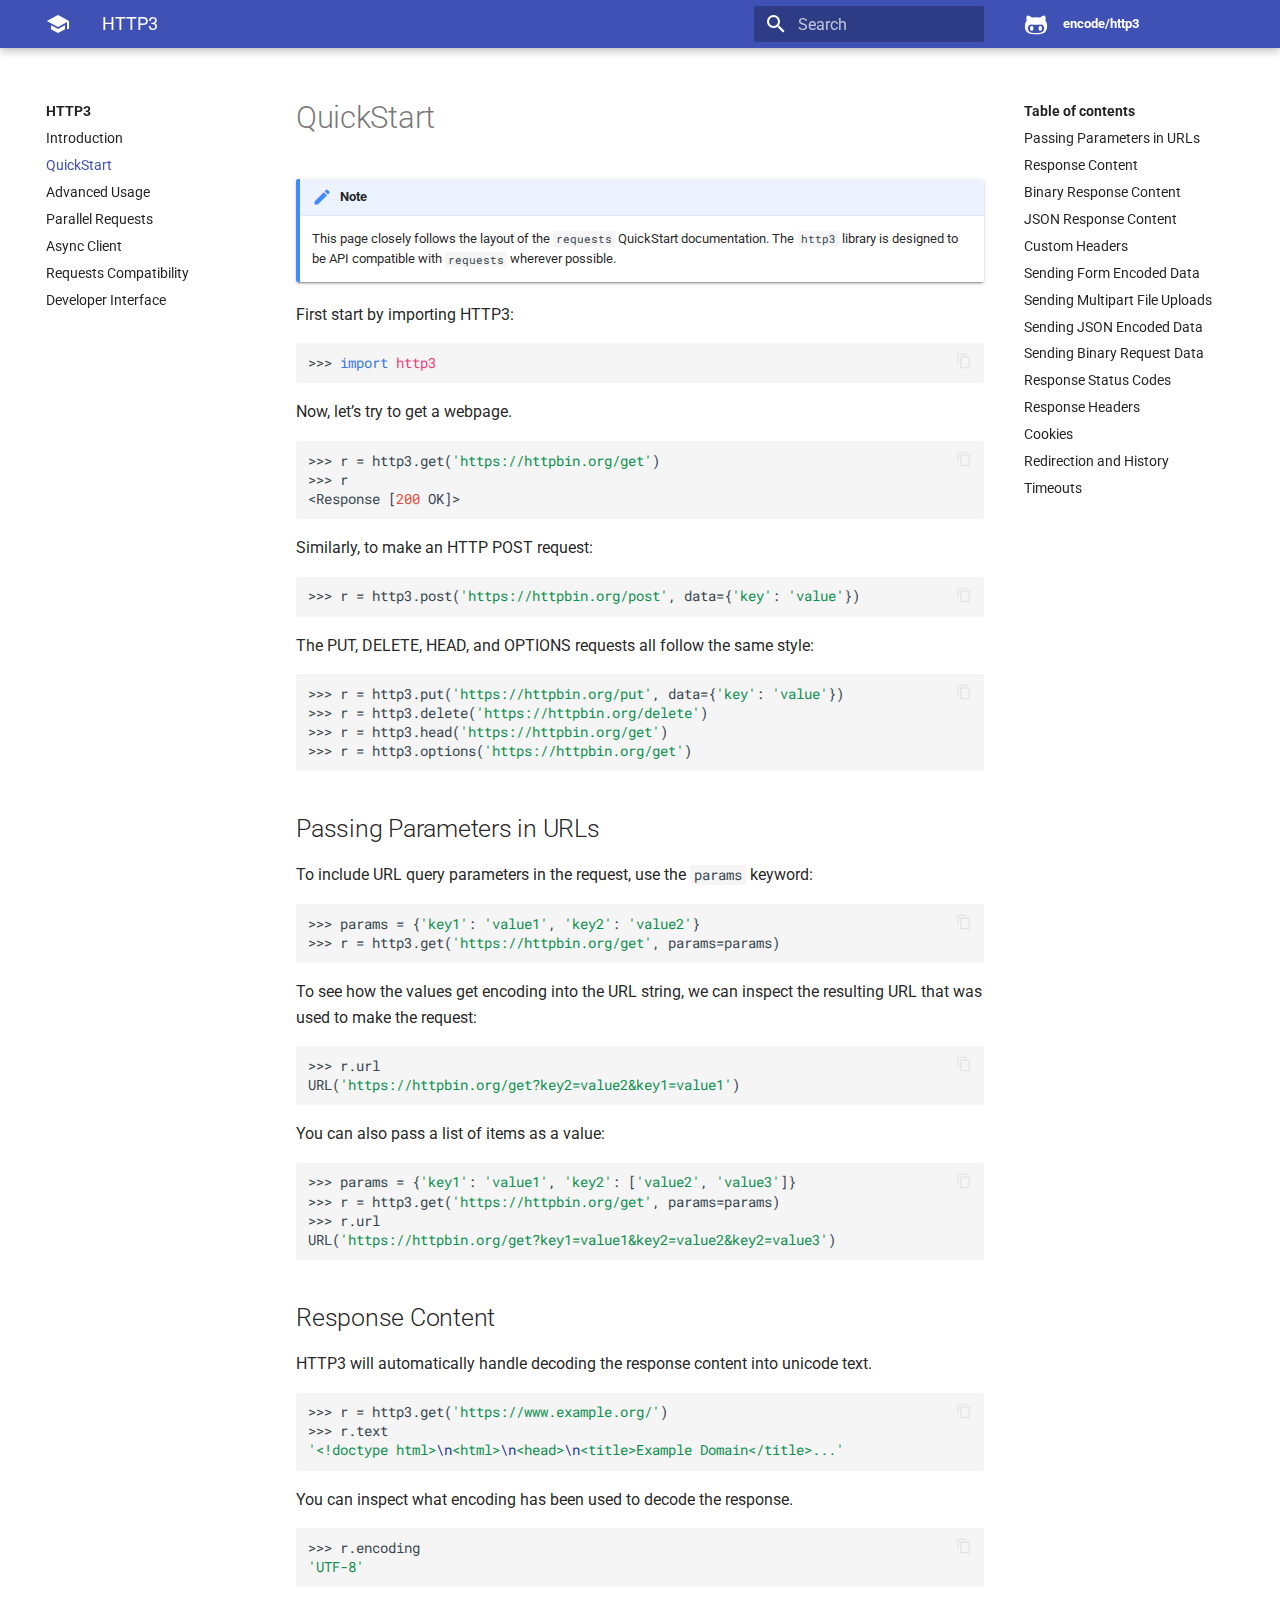
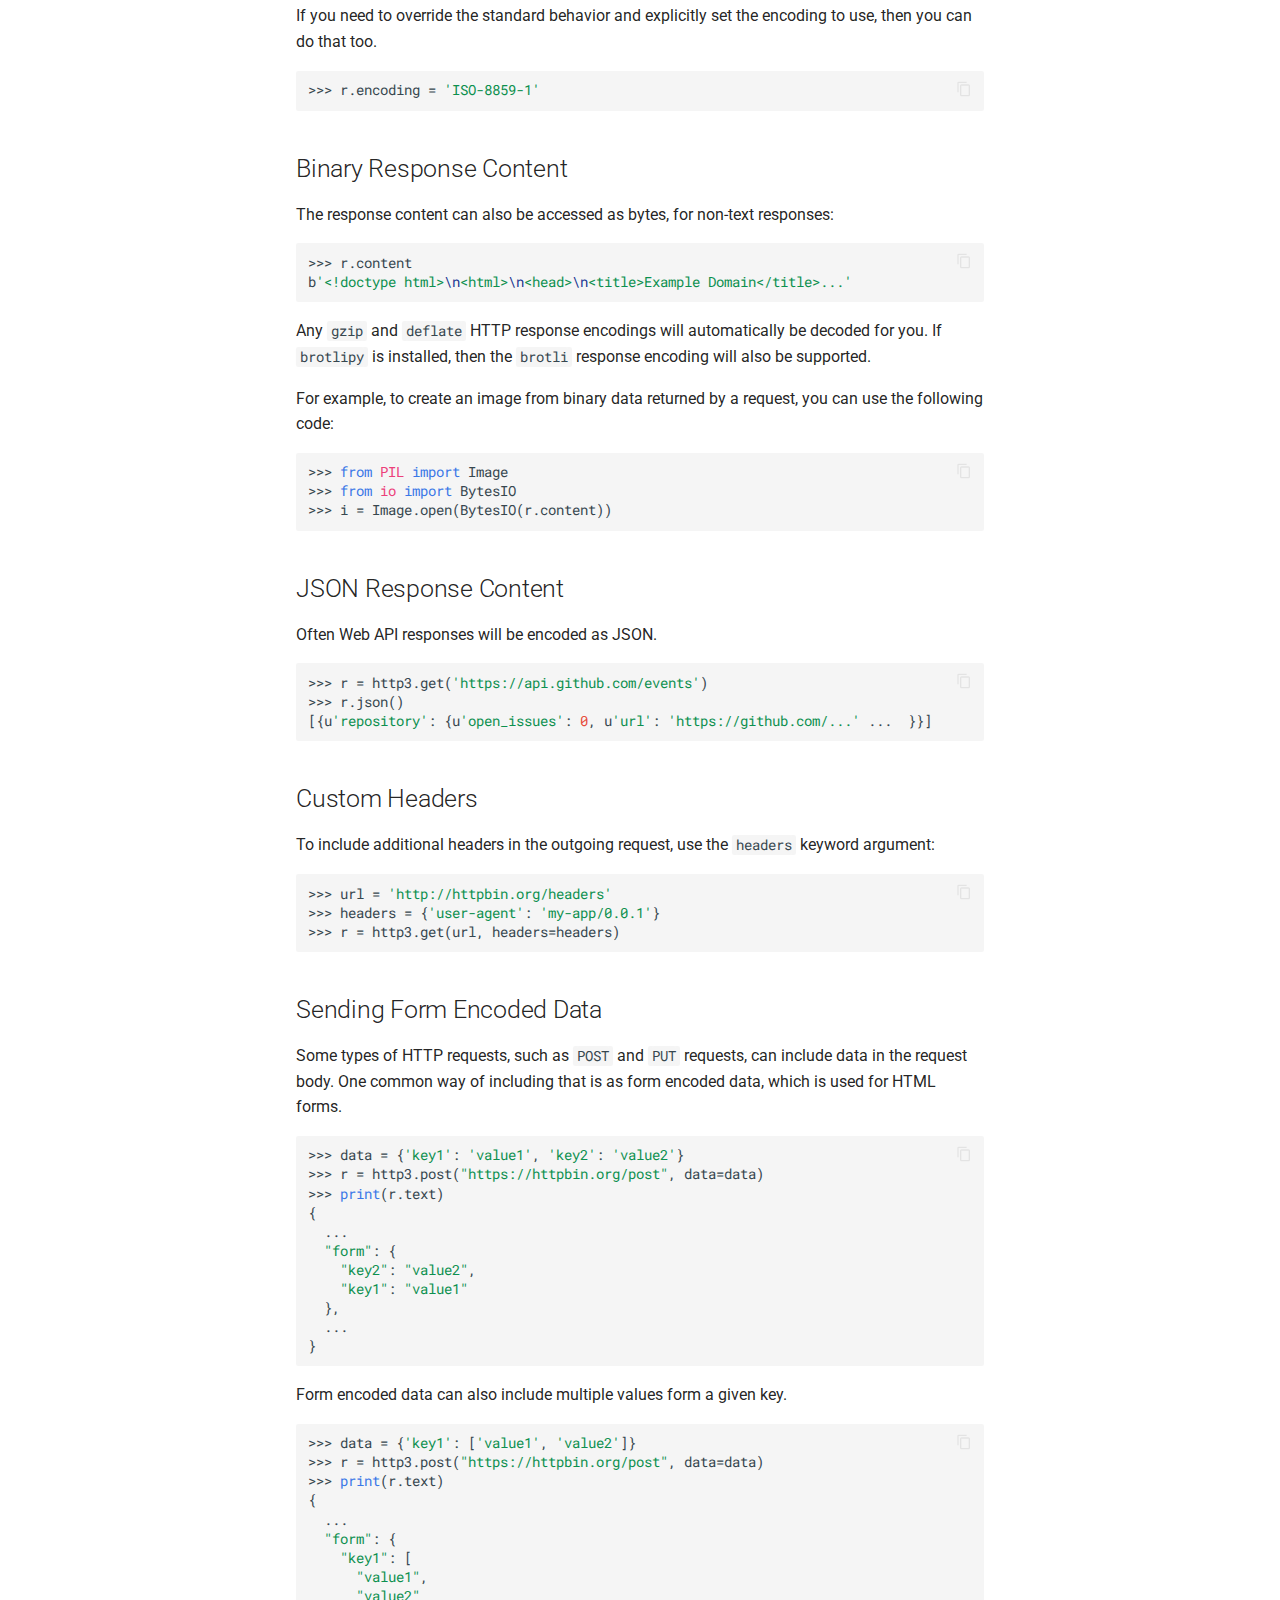
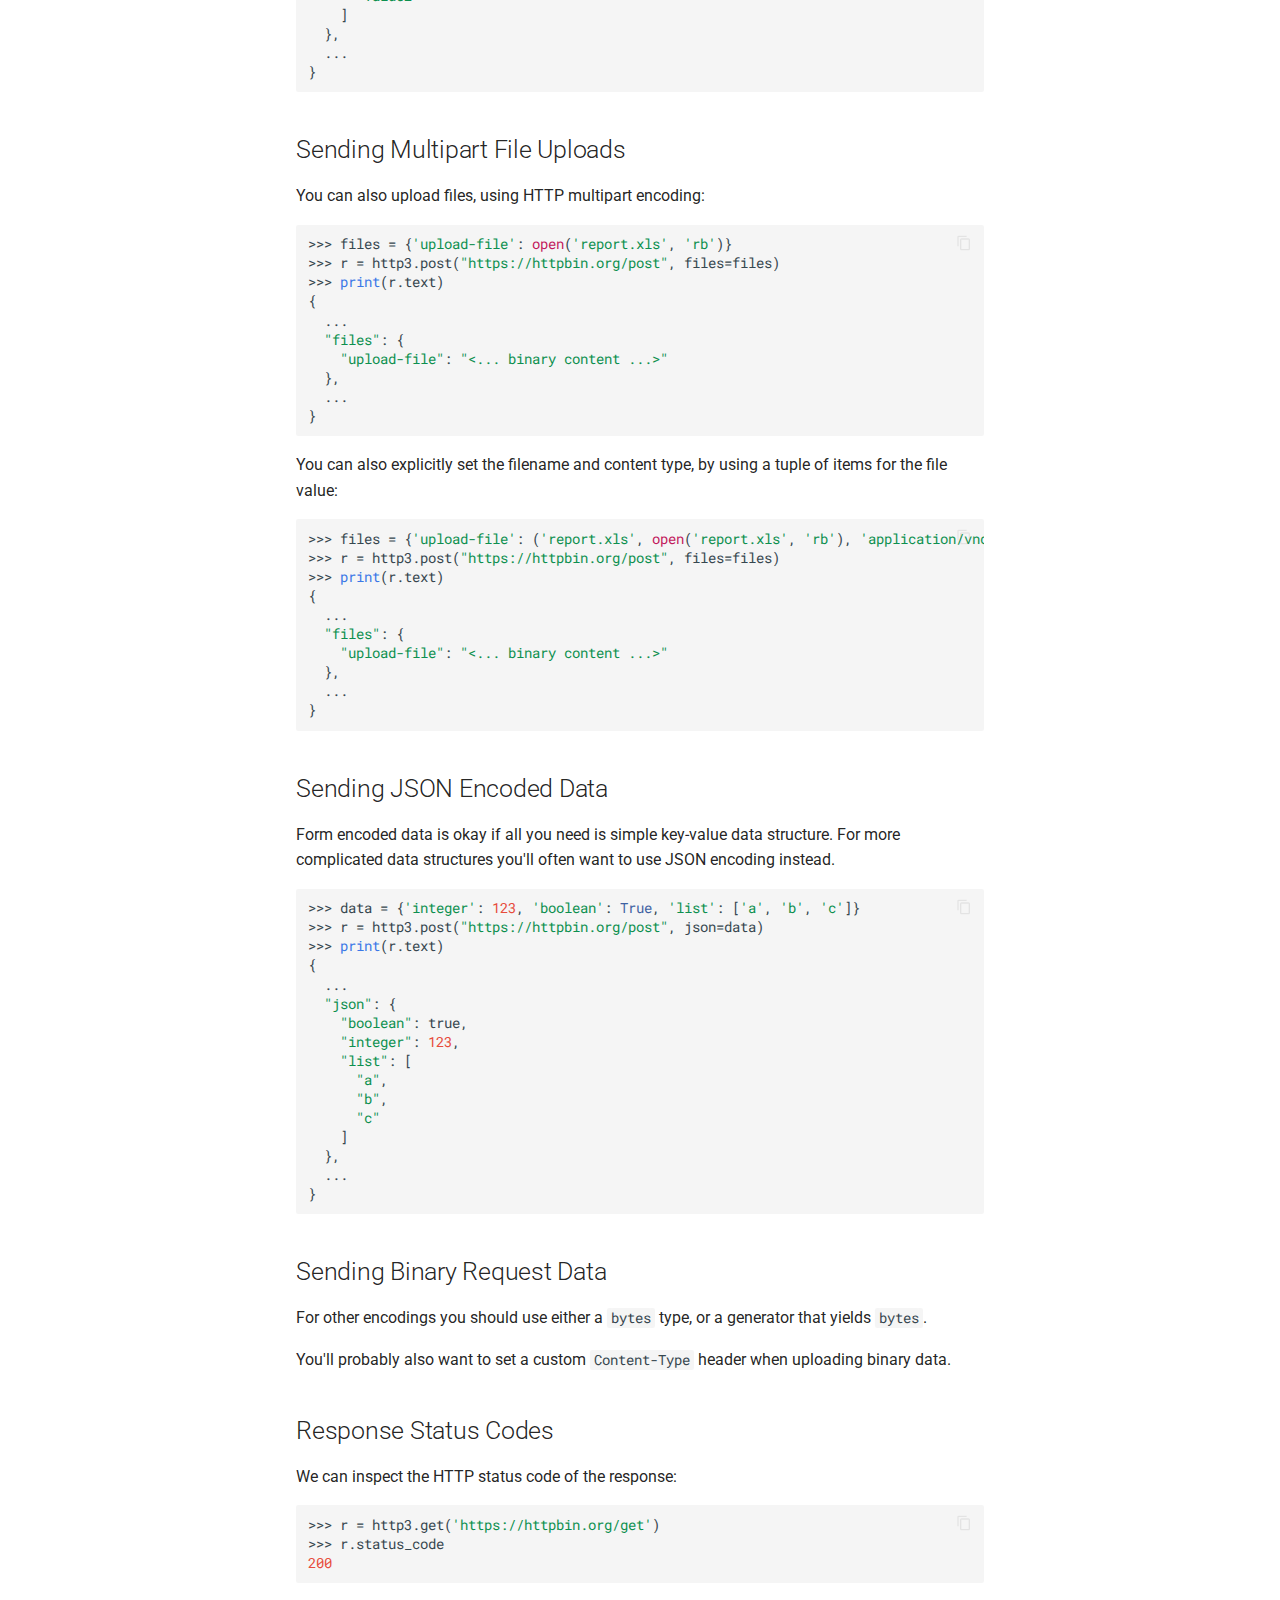
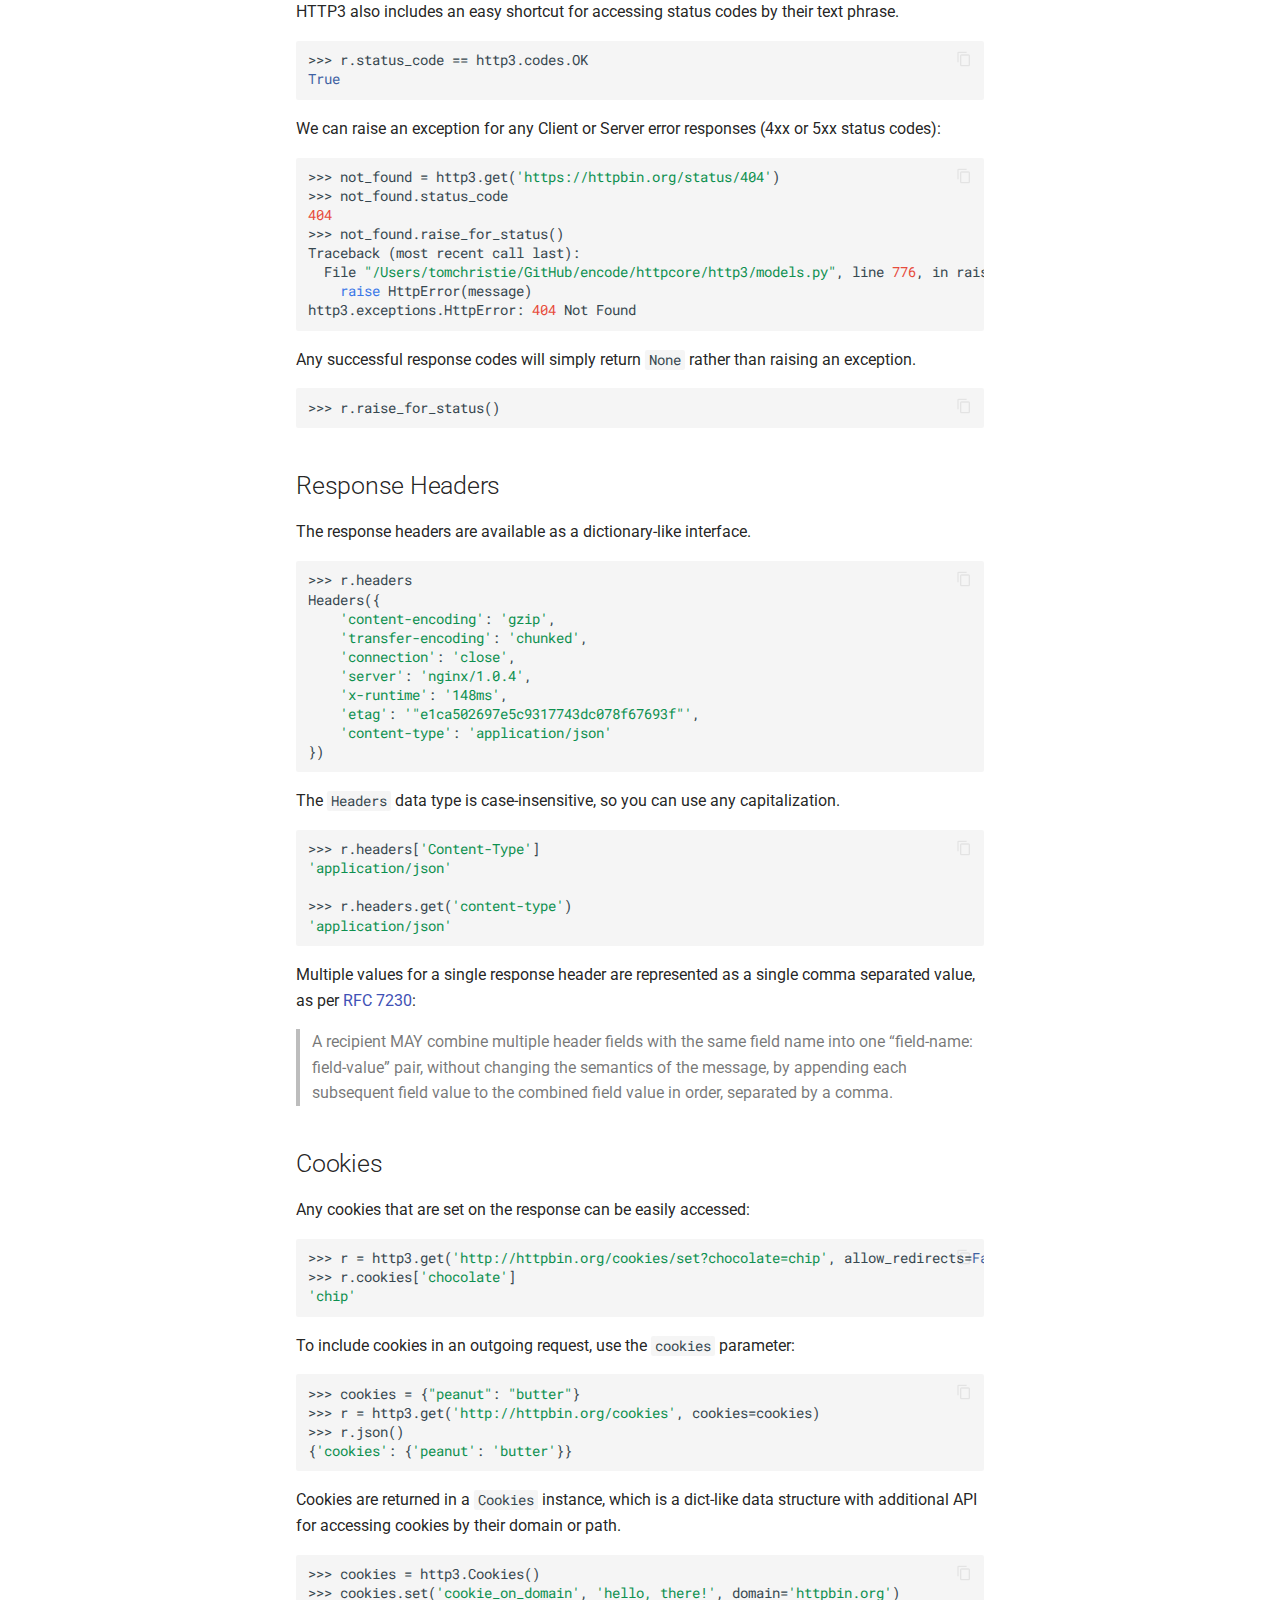
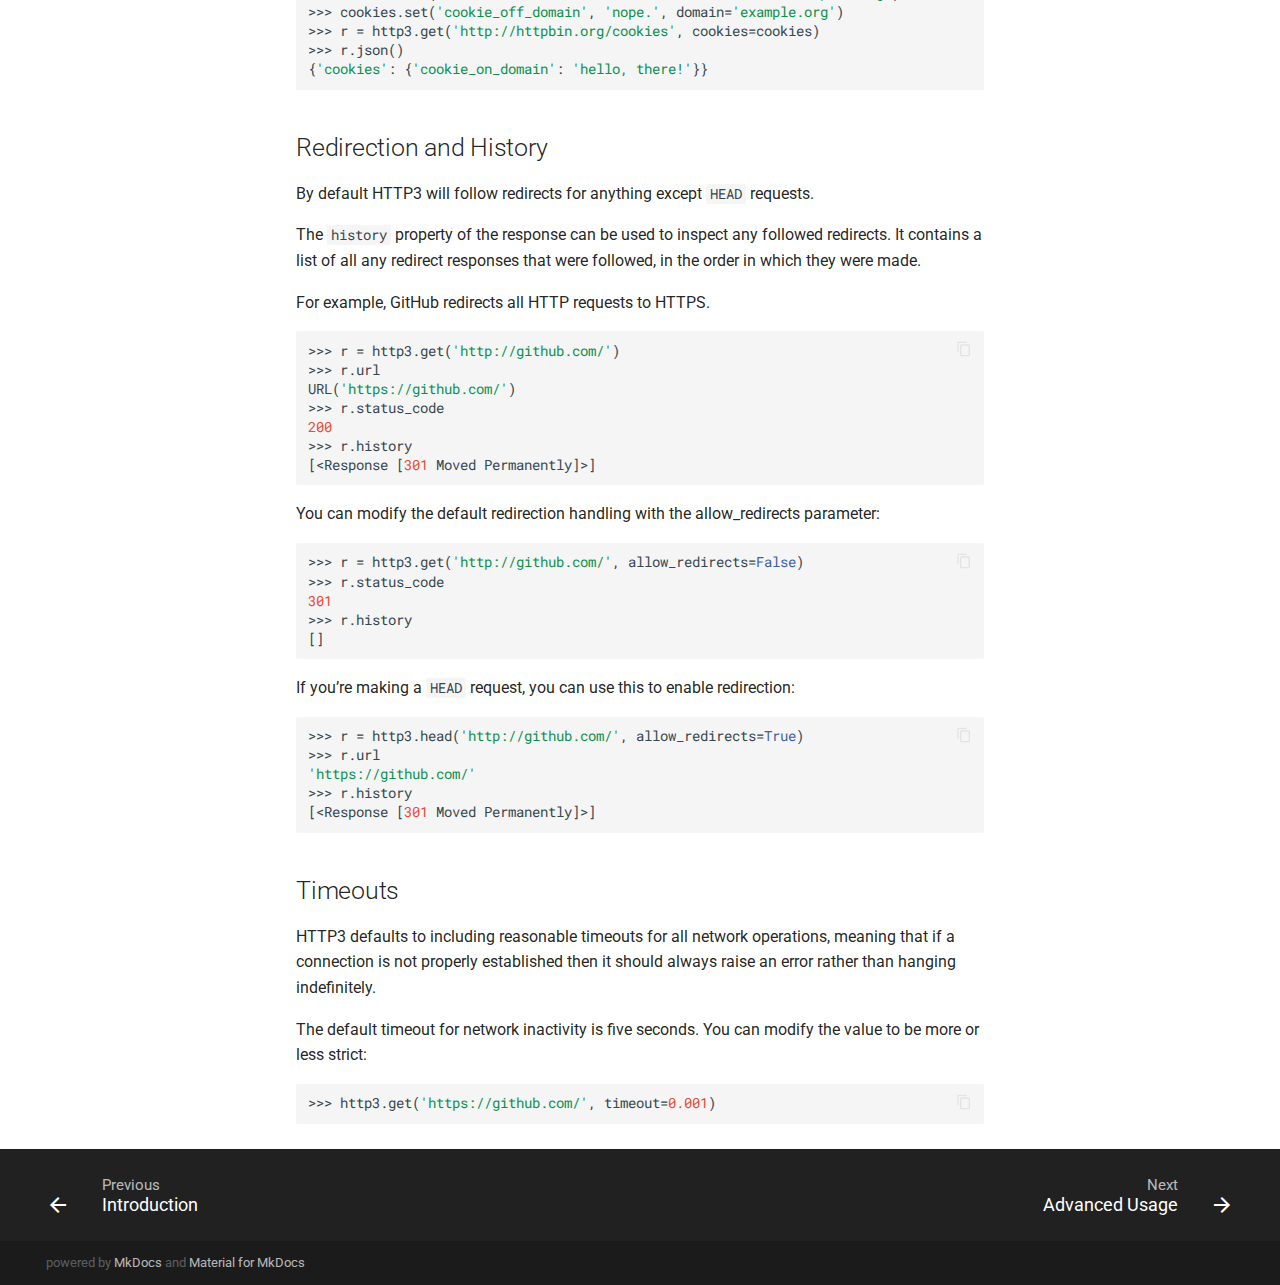
<file: quickstart/index.html>
<!doctype html>
<html lang="en" class="no-js">
  <head>
    
      <meta charset="utf-8">
      <meta name="viewport" content="width=device-width,initial-scale=1">
      <meta http-equiv="x-ua-compatible" content="ie=edge">
      
        <meta name="description" content="The next generation HTTP client.">
      
      
      
      
        <meta name="lang:clipboard.copy" content="Copy to clipboard">
      
        <meta name="lang:clipboard.copied" content="Copied to clipboard">
      
        <meta name="lang:search.language" content="en">
      
        <meta name="lang:search.pipeline.stopwords" content="True">
      
        <meta name="lang:search.pipeline.trimmer" content="True">
      
        <meta name="lang:search.result.none" content="No matching documents">
      
        <meta name="lang:search.result.one" content="1 matching document">
      
        <meta name="lang:search.result.other" content="# matching documents">
      
        <meta name="lang:search.tokenizer" content="[\s\-]+">
      
      <link rel="shortcut icon" href="../assets/images/favicon.png">
      <meta name="generator" content="mkdocs-1.0.4, mkdocs-material-4.4.0">
    
    
      
        <title>QuickStart - HTTP3</title>
      
    
    
      <link rel="stylesheet" href="../assets/stylesheets/application.0284f74d.css">
      
      
    
    
      <script src="../assets/javascripts/modernizr.74668098.js"></script>
    
    
      
        <link href="https://fonts.gstatic.com" rel="preconnect" crossorigin>
        <link rel="stylesheet" href="https://fonts.googleapis.com/css?family=Roboto:300,400,400i,700|Roboto+Mono&display=fallback">
        <style>body,input{font-family:"Roboto","Helvetica Neue",Helvetica,Arial,sans-serif}code,kbd,pre{font-family:"Roboto Mono","Courier New",Courier,monospace}</style>
      
    
    <link rel="stylesheet" href="../assets/fonts/material-icons.css">
    
    
    
      
    
    
  </head>
  
    <body dir="ltr">
  
    <svg class="md-svg">
      <defs>
        
        
          <svg xmlns="http://www.w3.org/2000/svg" width="416" height="448" viewBox="0 0 416 448" id="__github"><path fill="currentColor" d="M160 304q0 10-3.125 20.5t-10.75 19T128 352t-18.125-8.5-10.75-19T96 304t3.125-20.5 10.75-19T128 256t18.125 8.5 10.75 19T160 304zm160 0q0 10-3.125 20.5t-10.75 19T288 352t-18.125-8.5-10.75-19T256 304t3.125-20.5 10.75-19T288 256t18.125 8.5 10.75 19T320 304zm40 0q0-30-17.25-51T296 232q-10.25 0-48.75 5.25Q229.5 240 208 240t-39.25-2.75Q130.75 232 120 232q-29.5 0-46.75 21T56 304q0 22 8 38.375t20.25 25.75 30.5 15 35 7.375 37.25 1.75h42q20.5 0 37.25-1.75t35-7.375 30.5-15 20.25-25.75T360 304zm56-44q0 51.75-15.25 82.75-9.5 19.25-26.375 33.25t-35.25 21.5-42.5 11.875-42.875 5.5T212 416q-19.5 0-35.5-.75t-36.875-3.125-38.125-7.5-34.25-12.875T37 371.5t-21.5-28.75Q0 312 0 260q0-59.25 34-99-6.75-20.5-6.75-42.5 0-29 12.75-54.5 27 0 47.5 9.875t47.25 30.875Q171.5 96 212 96q37 0 70 8 26.25-20.5 46.75-30.25T376 64q12.75 25.5 12.75 54.5 0 21.75-6.75 42 34 40 34 99.5z"/></svg>
        
      </defs>
    </svg>
    <input class="md-toggle" data-md-toggle="drawer" type="checkbox" id="__drawer" autocomplete="off">
    <input class="md-toggle" data-md-toggle="search" type="checkbox" id="__search" autocomplete="off">
    <label class="md-overlay" data-md-component="overlay" for="__drawer"></label>
    
      <a href="#quickstart" tabindex="1" class="md-skip">
        Skip to content
      </a>
    
    
      <header class="md-header" data-md-component="header">
  <nav class="md-header-nav md-grid">
    <div class="md-flex">
      <div class="md-flex__cell md-flex__cell--shrink">
        <a href=".." title="HTTP3" class="md-header-nav__button md-logo">
          
            <i class="md-icon"></i>
          
        </a>
      </div>
      <div class="md-flex__cell md-flex__cell--shrink">
        <label class="md-icon md-icon--menu md-header-nav__button" for="__drawer"></label>
      </div>
      <div class="md-flex__cell md-flex__cell--stretch">
        <div class="md-flex__ellipsis md-header-nav__title" data-md-component="title">
          
            <span class="md-header-nav__topic">
              HTTP3
            </span>
            <span class="md-header-nav__topic">
              
                QuickStart
              
            </span>
          
        </div>
      </div>
      <div class="md-flex__cell md-flex__cell--shrink">
        
          <label class="md-icon md-icon--search md-header-nav__button" for="__search"></label>
          
<div class="md-search" data-md-component="search" role="dialog">
  <label class="md-search__overlay" for="__search"></label>
  <div class="md-search__inner" role="search">
    <form class="md-search__form" name="search">
      <input type="text" class="md-search__input" name="query" placeholder="Search" autocapitalize="off" autocorrect="off" autocomplete="off" spellcheck="false" data-md-component="query" data-md-state="active">
      <label class="md-icon md-search__icon" for="__search"></label>
      <button type="reset" class="md-icon md-search__icon" data-md-component="reset" tabindex="-1">
        &#xE5CD;
      </button>
    </form>
    <div class="md-search__output">
      <div class="md-search__scrollwrap" data-md-scrollfix>
        <div class="md-search-result" data-md-component="result">
          <div class="md-search-result__meta">
            Type to start searching
          </div>
          <ol class="md-search-result__list"></ol>
        </div>
      </div>
    </div>
  </div>
</div>
        
      </div>
      
        <div class="md-flex__cell md-flex__cell--shrink">
          <div class="md-header-nav__source">
            


  

<a href="https://github.com/encode/http3" title="Go to repository" class="md-source" data-md-source="github">
  
    <div class="md-source__icon">
      <svg viewBox="0 0 24 24" width="24" height="24">
        <use xlink:href="#__github" width="24" height="24"></use>
      </svg>
    </div>
  
  <div class="md-source__repository">
    encode/http3
  </div>
</a>
          </div>
        </div>
      
    </div>
  </nav>
</header>
    
    <div class="md-container">
      
        
      
      
      <main class="md-main">
        <div class="md-main__inner md-grid" data-md-component="container">
          
            
              <div class="md-sidebar md-sidebar--primary" data-md-component="navigation">
                <div class="md-sidebar__scrollwrap">
                  <div class="md-sidebar__inner">
                    <nav class="md-nav md-nav--primary" data-md-level="0">
  <label class="md-nav__title md-nav__title--site" for="__drawer">
    <a href=".." title="HTTP3" class="md-nav__button md-logo">
      
        <i class="md-icon"></i>
      
    </a>
    HTTP3
  </label>
  
    <div class="md-nav__source">
      


  

<a href="https://github.com/encode/http3" title="Go to repository" class="md-source" data-md-source="github">
  
    <div class="md-source__icon">
      <svg viewBox="0 0 24 24" width="24" height="24">
        <use xlink:href="#__github" width="24" height="24"></use>
      </svg>
    </div>
  
  <div class="md-source__repository">
    encode/http3
  </div>
</a>
    </div>
  
  <ul class="md-nav__list" data-md-scrollfix>
    
      
      
      


  <li class="md-nav__item">
    <a href=".." title="Introduction" class="md-nav__link">
      Introduction
    </a>
  </li>

    
      
      
      

  


  <li class="md-nav__item md-nav__item--active">
    
    <input class="md-toggle md-nav__toggle" data-md-toggle="toc" type="checkbox" id="__toc">
    
      
    
    
      <label class="md-nav__link md-nav__link--active" for="__toc">
        QuickStart
      </label>
    
    <a href="./" title="QuickStart" class="md-nav__link md-nav__link--active">
      QuickStart
    </a>
    
      
<nav class="md-nav md-nav--secondary">
  
  
    
  
  
    <label class="md-nav__title" for="__toc">Table of contents</label>
    <ul class="md-nav__list" data-md-scrollfix>
      
        <li class="md-nav__item">
  <a href="#passing-parameters-in-urls" title="Passing Parameters in URLs" class="md-nav__link">
    Passing Parameters in URLs
  </a>
  
</li>
      
        <li class="md-nav__item">
  <a href="#response-content" title="Response Content" class="md-nav__link">
    Response Content
  </a>
  
</li>
      
        <li class="md-nav__item">
  <a href="#binary-response-content" title="Binary Response Content" class="md-nav__link">
    Binary Response Content
  </a>
  
</li>
      
        <li class="md-nav__item">
  <a href="#json-response-content" title="JSON Response Content" class="md-nav__link">
    JSON Response Content
  </a>
  
</li>
      
        <li class="md-nav__item">
  <a href="#custom-headers" title="Custom Headers" class="md-nav__link">
    Custom Headers
  </a>
  
</li>
      
        <li class="md-nav__item">
  <a href="#sending-form-encoded-data" title="Sending Form Encoded Data" class="md-nav__link">
    Sending Form Encoded Data
  </a>
  
</li>
      
        <li class="md-nav__item">
  <a href="#sending-multipart-file-uploads" title="Sending Multipart File Uploads" class="md-nav__link">
    Sending Multipart File Uploads
  </a>
  
</li>
      
        <li class="md-nav__item">
  <a href="#sending-json-encoded-data" title="Sending JSON Encoded Data" class="md-nav__link">
    Sending JSON Encoded Data
  </a>
  
</li>
      
        <li class="md-nav__item">
  <a href="#sending-binary-request-data" title="Sending Binary Request Data" class="md-nav__link">
    Sending Binary Request Data
  </a>
  
</li>
      
        <li class="md-nav__item">
  <a href="#response-status-codes" title="Response Status Codes" class="md-nav__link">
    Response Status Codes
  </a>
  
</li>
      
        <li class="md-nav__item">
  <a href="#response-headers" title="Response Headers" class="md-nav__link">
    Response Headers
  </a>
  
</li>
      
        <li class="md-nav__item">
  <a href="#cookies" title="Cookies" class="md-nav__link">
    Cookies
  </a>
  
</li>
      
        <li class="md-nav__item">
  <a href="#redirection-and-history" title="Redirection and History" class="md-nav__link">
    Redirection and History
  </a>
  
</li>
      
        <li class="md-nav__item">
  <a href="#timeouts" title="Timeouts" class="md-nav__link">
    Timeouts
  </a>
  
</li>
      
      
      
      
      
    </ul>
  
</nav>
    
  </li>

    
      
      
      


  <li class="md-nav__item">
    <a href="../advanced/" title="Advanced Usage" class="md-nav__link">
      Advanced Usage
    </a>
  </li>

    
      
      
      


  <li class="md-nav__item">
    <a href="../parallel/" title="Parallel Requests" class="md-nav__link">
      Parallel Requests
    </a>
  </li>

    
      
      
      


  <li class="md-nav__item">
    <a href="../async/" title="Async Client" class="md-nav__link">
      Async Client
    </a>
  </li>

    
      
      
      


  <li class="md-nav__item">
    <a href="../compatibility/" title="Requests Compatibility" class="md-nav__link">
      Requests Compatibility
    </a>
  </li>

    
      
      
      


  <li class="md-nav__item">
    <a href="../api/" title="Developer Interface" class="md-nav__link">
      Developer Interface
    </a>
  </li>

    
  </ul>
</nav>
                  </div>
                </div>
              </div>
            
            
              <div class="md-sidebar md-sidebar--secondary" data-md-component="toc">
                <div class="md-sidebar__scrollwrap">
                  <div class="md-sidebar__inner">
                    
<nav class="md-nav md-nav--secondary">
  
  
    
  
  
    <label class="md-nav__title" for="__toc">Table of contents</label>
    <ul class="md-nav__list" data-md-scrollfix>
      
        <li class="md-nav__item">
  <a href="#passing-parameters-in-urls" title="Passing Parameters in URLs" class="md-nav__link">
    Passing Parameters in URLs
  </a>
  
</li>
      
        <li class="md-nav__item">
  <a href="#response-content" title="Response Content" class="md-nav__link">
    Response Content
  </a>
  
</li>
      
        <li class="md-nav__item">
  <a href="#binary-response-content" title="Binary Response Content" class="md-nav__link">
    Binary Response Content
  </a>
  
</li>
      
        <li class="md-nav__item">
  <a href="#json-response-content" title="JSON Response Content" class="md-nav__link">
    JSON Response Content
  </a>
  
</li>
      
        <li class="md-nav__item">
  <a href="#custom-headers" title="Custom Headers" class="md-nav__link">
    Custom Headers
  </a>
  
</li>
      
        <li class="md-nav__item">
  <a href="#sending-form-encoded-data" title="Sending Form Encoded Data" class="md-nav__link">
    Sending Form Encoded Data
  </a>
  
</li>
      
        <li class="md-nav__item">
  <a href="#sending-multipart-file-uploads" title="Sending Multipart File Uploads" class="md-nav__link">
    Sending Multipart File Uploads
  </a>
  
</li>
      
        <li class="md-nav__item">
  <a href="#sending-json-encoded-data" title="Sending JSON Encoded Data" class="md-nav__link">
    Sending JSON Encoded Data
  </a>
  
</li>
      
        <li class="md-nav__item">
  <a href="#sending-binary-request-data" title="Sending Binary Request Data" class="md-nav__link">
    Sending Binary Request Data
  </a>
  
</li>
      
        <li class="md-nav__item">
  <a href="#response-status-codes" title="Response Status Codes" class="md-nav__link">
    Response Status Codes
  </a>
  
</li>
      
        <li class="md-nav__item">
  <a href="#response-headers" title="Response Headers" class="md-nav__link">
    Response Headers
  </a>
  
</li>
      
        <li class="md-nav__item">
  <a href="#cookies" title="Cookies" class="md-nav__link">
    Cookies
  </a>
  
</li>
      
        <li class="md-nav__item">
  <a href="#redirection-and-history" title="Redirection and History" class="md-nav__link">
    Redirection and History
  </a>
  
</li>
      
        <li class="md-nav__item">
  <a href="#timeouts" title="Timeouts" class="md-nav__link">
    Timeouts
  </a>
  
</li>
      
      
      
      
      
    </ul>
  
</nav>
                  </div>
                </div>
              </div>
            
          
          <div class="md-content">
            <article class="md-content__inner md-typeset">
              
                
                
                <h1 id="quickstart">QuickStart</h1>
<div class="admonition note">
<p class="admonition-title">Note</p>
<p>This page closely follows the layout of the <code>requests</code> QuickStart documentation.
The <code>http3</code> library is designed to be API compatible with <code>requests</code> wherever
possible.</p>
</div>
<p>First start by importing HTTP3:</p>
<div class="codehilite"><pre><span></span><span class="o">&gt;&gt;&gt;</span> <span class="kn">import</span> <span class="nn">http3</span>
</pre></div>


<p>Now, let’s try to get a webpage.</p>
<div class="codehilite"><pre><span></span><span class="o">&gt;&gt;&gt;</span> <span class="n">r</span> <span class="o">=</span> <span class="n">http3</span><span class="o">.</span><span class="n">get</span><span class="p">(</span><span class="s1">&#39;https://httpbin.org/get&#39;</span><span class="p">)</span>
<span class="o">&gt;&gt;&gt;</span> <span class="n">r</span>
<span class="o">&lt;</span><span class="n">Response</span> <span class="p">[</span><span class="mi">200</span> <span class="n">OK</span><span class="p">]</span><span class="o">&gt;</span>
</pre></div>


<p>Similarly, to make an HTTP POST request:</p>
<div class="codehilite"><pre><span></span><span class="o">&gt;&gt;&gt;</span> <span class="n">r</span> <span class="o">=</span> <span class="n">http3</span><span class="o">.</span><span class="n">post</span><span class="p">(</span><span class="s1">&#39;https://httpbin.org/post&#39;</span><span class="p">,</span> <span class="n">data</span><span class="o">=</span><span class="p">{</span><span class="s1">&#39;key&#39;</span><span class="p">:</span> <span class="s1">&#39;value&#39;</span><span class="p">})</span>
</pre></div>


<p>The PUT, DELETE, HEAD, and OPTIONS requests all follow the same style:</p>
<div class="codehilite"><pre><span></span><span class="o">&gt;&gt;&gt;</span> <span class="n">r</span> <span class="o">=</span> <span class="n">http3</span><span class="o">.</span><span class="n">put</span><span class="p">(</span><span class="s1">&#39;https://httpbin.org/put&#39;</span><span class="p">,</span> <span class="n">data</span><span class="o">=</span><span class="p">{</span><span class="s1">&#39;key&#39;</span><span class="p">:</span> <span class="s1">&#39;value&#39;</span><span class="p">})</span>
<span class="o">&gt;&gt;&gt;</span> <span class="n">r</span> <span class="o">=</span> <span class="n">http3</span><span class="o">.</span><span class="n">delete</span><span class="p">(</span><span class="s1">&#39;https://httpbin.org/delete&#39;</span><span class="p">)</span>
<span class="o">&gt;&gt;&gt;</span> <span class="n">r</span> <span class="o">=</span> <span class="n">http3</span><span class="o">.</span><span class="n">head</span><span class="p">(</span><span class="s1">&#39;https://httpbin.org/get&#39;</span><span class="p">)</span>
<span class="o">&gt;&gt;&gt;</span> <span class="n">r</span> <span class="o">=</span> <span class="n">http3</span><span class="o">.</span><span class="n">options</span><span class="p">(</span><span class="s1">&#39;https://httpbin.org/get&#39;</span><span class="p">)</span>
</pre></div>


<h2 id="passing-parameters-in-urls">Passing Parameters in URLs</h2>
<p>To include URL query parameters in the request, use the <code>params</code> keyword:</p>
<div class="codehilite"><pre><span></span><span class="o">&gt;&gt;&gt;</span> <span class="n">params</span> <span class="o">=</span> <span class="p">{</span><span class="s1">&#39;key1&#39;</span><span class="p">:</span> <span class="s1">&#39;value1&#39;</span><span class="p">,</span> <span class="s1">&#39;key2&#39;</span><span class="p">:</span> <span class="s1">&#39;value2&#39;</span><span class="p">}</span>
<span class="o">&gt;&gt;&gt;</span> <span class="n">r</span> <span class="o">=</span> <span class="n">http3</span><span class="o">.</span><span class="n">get</span><span class="p">(</span><span class="s1">&#39;https://httpbin.org/get&#39;</span><span class="p">,</span> <span class="n">params</span><span class="o">=</span><span class="n">params</span><span class="p">)</span>
</pre></div>


<p>To see how the values get encoding into the URL string, we can inspect the
resulting URL that was used to make the request:</p>
<div class="codehilite"><pre><span></span><span class="o">&gt;&gt;&gt;</span> <span class="n">r</span><span class="o">.</span><span class="n">url</span>
<span class="n">URL</span><span class="p">(</span><span class="s1">&#39;https://httpbin.org/get?key2=value2&amp;key1=value1&#39;</span><span class="p">)</span>
</pre></div>


<p>You can also pass a list of items as a value:</p>
<div class="codehilite"><pre><span></span><span class="o">&gt;&gt;&gt;</span> <span class="n">params</span> <span class="o">=</span> <span class="p">{</span><span class="s1">&#39;key1&#39;</span><span class="p">:</span> <span class="s1">&#39;value1&#39;</span><span class="p">,</span> <span class="s1">&#39;key2&#39;</span><span class="p">:</span> <span class="p">[</span><span class="s1">&#39;value2&#39;</span><span class="p">,</span> <span class="s1">&#39;value3&#39;</span><span class="p">]}</span>
<span class="o">&gt;&gt;&gt;</span> <span class="n">r</span> <span class="o">=</span> <span class="n">http3</span><span class="o">.</span><span class="n">get</span><span class="p">(</span><span class="s1">&#39;https://httpbin.org/get&#39;</span><span class="p">,</span> <span class="n">params</span><span class="o">=</span><span class="n">params</span><span class="p">)</span>
<span class="o">&gt;&gt;&gt;</span> <span class="n">r</span><span class="o">.</span><span class="n">url</span>
<span class="n">URL</span><span class="p">(</span><span class="s1">&#39;https://httpbin.org/get?key1=value1&amp;key2=value2&amp;key2=value3&#39;</span><span class="p">)</span>
</pre></div>


<h2 id="response-content">Response Content</h2>
<p>HTTP3 will automatically handle decoding the response content into unicode text.</p>
<div class="codehilite"><pre><span></span><span class="o">&gt;&gt;&gt;</span> <span class="n">r</span> <span class="o">=</span> <span class="n">http3</span><span class="o">.</span><span class="n">get</span><span class="p">(</span><span class="s1">&#39;https://www.example.org/&#39;</span><span class="p">)</span>
<span class="o">&gt;&gt;&gt;</span> <span class="n">r</span><span class="o">.</span><span class="n">text</span>
<span class="s1">&#39;&lt;!doctype html&gt;</span><span class="se">\n</span><span class="s1">&lt;html&gt;</span><span class="se">\n</span><span class="s1">&lt;head&gt;</span><span class="se">\n</span><span class="s1">&lt;title&gt;Example Domain&lt;/title&gt;...&#39;</span>
</pre></div>


<p>You can inspect what encoding has been used to decode the response.</p>
<div class="codehilite"><pre><span></span><span class="o">&gt;&gt;&gt;</span> <span class="n">r</span><span class="o">.</span><span class="n">encoding</span>
<span class="s1">&#39;UTF-8&#39;</span>
</pre></div>


<p>If you need to override the standard behavior and explicitly set the encoding to
use, then you can do that too.</p>
<div class="codehilite"><pre><span></span><span class="o">&gt;&gt;&gt;</span> <span class="n">r</span><span class="o">.</span><span class="n">encoding</span> <span class="o">=</span> <span class="s1">&#39;ISO-8859-1&#39;</span>
</pre></div>


<h2 id="binary-response-content">Binary Response Content</h2>
<p>The response content can also be accessed as bytes, for non-text responses:</p>
<div class="codehilite"><pre><span></span><span class="o">&gt;&gt;&gt;</span> <span class="n">r</span><span class="o">.</span><span class="n">content</span>
<span class="sa">b</span><span class="s1">&#39;&lt;!doctype html&gt;</span><span class="se">\n</span><span class="s1">&lt;html&gt;</span><span class="se">\n</span><span class="s1">&lt;head&gt;</span><span class="se">\n</span><span class="s1">&lt;title&gt;Example Domain&lt;/title&gt;...&#39;</span>
</pre></div>


<p>Any <code>gzip</code> and <code>deflate</code> HTTP response encodings will automatically
be decoded for you. If <code>brotlipy</code> is installed, then the <code>brotli</code> response
encoding will also be supported.</p>
<p>For example, to create an image from binary data returned by a request, you can use the following code:</p>
<div class="codehilite"><pre><span></span><span class="o">&gt;&gt;&gt;</span> <span class="kn">from</span> <span class="nn">PIL</span> <span class="kn">import</span> <span class="n">Image</span>
<span class="o">&gt;&gt;&gt;</span> <span class="kn">from</span> <span class="nn">io</span> <span class="kn">import</span> <span class="n">BytesIO</span>
<span class="o">&gt;&gt;&gt;</span> <span class="n">i</span> <span class="o">=</span> <span class="n">Image</span><span class="o">.</span><span class="n">open</span><span class="p">(</span><span class="n">BytesIO</span><span class="p">(</span><span class="n">r</span><span class="o">.</span><span class="n">content</span><span class="p">))</span>
</pre></div>


<h2 id="json-response-content">JSON Response Content</h2>
<p>Often Web API responses will be encoded as JSON.</p>
<div class="codehilite"><pre><span></span><span class="o">&gt;&gt;&gt;</span> <span class="n">r</span> <span class="o">=</span> <span class="n">http3</span><span class="o">.</span><span class="n">get</span><span class="p">(</span><span class="s1">&#39;https://api.github.com/events&#39;</span><span class="p">)</span>
<span class="o">&gt;&gt;&gt;</span> <span class="n">r</span><span class="o">.</span><span class="n">json</span><span class="p">()</span>
<span class="p">[{</span><span class="sa">u</span><span class="s1">&#39;repository&#39;</span><span class="p">:</span> <span class="p">{</span><span class="sa">u</span><span class="s1">&#39;open_issues&#39;</span><span class="p">:</span> <span class="mi">0</span><span class="p">,</span> <span class="sa">u</span><span class="s1">&#39;url&#39;</span><span class="p">:</span> <span class="s1">&#39;https://github.com/...&#39;</span> <span class="o">...</span>  <span class="p">}}]</span>
</pre></div>


<h2 id="custom-headers">Custom Headers</h2>
<p>To include additional headers in the outgoing request, use the <code>headers</code> keyword argument:</p>
<div class="codehilite"><pre><span></span><span class="o">&gt;&gt;&gt;</span> <span class="n">url</span> <span class="o">=</span> <span class="s1">&#39;http://httpbin.org/headers&#39;</span>
<span class="o">&gt;&gt;&gt;</span> <span class="n">headers</span> <span class="o">=</span> <span class="p">{</span><span class="s1">&#39;user-agent&#39;</span><span class="p">:</span> <span class="s1">&#39;my-app/0.0.1&#39;</span><span class="p">}</span>
<span class="o">&gt;&gt;&gt;</span> <span class="n">r</span> <span class="o">=</span> <span class="n">http3</span><span class="o">.</span><span class="n">get</span><span class="p">(</span><span class="n">url</span><span class="p">,</span> <span class="n">headers</span><span class="o">=</span><span class="n">headers</span><span class="p">)</span>
</pre></div>


<h2 id="sending-form-encoded-data">Sending Form Encoded Data</h2>
<p>Some types of HTTP requests, such as <code>POST</code> and <code>PUT</code> requests, can include data
in the request body. One common way of including that is as form encoded data,
which is used for HTML forms.</p>
<div class="codehilite"><pre><span></span><span class="o">&gt;&gt;&gt;</span> <span class="n">data</span> <span class="o">=</span> <span class="p">{</span><span class="s1">&#39;key1&#39;</span><span class="p">:</span> <span class="s1">&#39;value1&#39;</span><span class="p">,</span> <span class="s1">&#39;key2&#39;</span><span class="p">:</span> <span class="s1">&#39;value2&#39;</span><span class="p">}</span>
<span class="o">&gt;&gt;&gt;</span> <span class="n">r</span> <span class="o">=</span> <span class="n">http3</span><span class="o">.</span><span class="n">post</span><span class="p">(</span><span class="s2">&quot;https://httpbin.org/post&quot;</span><span class="p">,</span> <span class="n">data</span><span class="o">=</span><span class="n">data</span><span class="p">)</span>
<span class="o">&gt;&gt;&gt;</span> <span class="k">print</span><span class="p">(</span><span class="n">r</span><span class="o">.</span><span class="n">text</span><span class="p">)</span>
<span class="p">{</span>
  <span class="o">...</span>
  <span class="s2">&quot;form&quot;</span><span class="p">:</span> <span class="p">{</span>
    <span class="s2">&quot;key2&quot;</span><span class="p">:</span> <span class="s2">&quot;value2&quot;</span><span class="p">,</span>
    <span class="s2">&quot;key1&quot;</span><span class="p">:</span> <span class="s2">&quot;value1&quot;</span>
  <span class="p">},</span>
  <span class="o">...</span>
<span class="p">}</span>
</pre></div>


<p>Form encoded data can also include multiple values form a given key.</p>
<div class="codehilite"><pre><span></span><span class="o">&gt;&gt;&gt;</span> <span class="n">data</span> <span class="o">=</span> <span class="p">{</span><span class="s1">&#39;key1&#39;</span><span class="p">:</span> <span class="p">[</span><span class="s1">&#39;value1&#39;</span><span class="p">,</span> <span class="s1">&#39;value2&#39;</span><span class="p">]}</span>
<span class="o">&gt;&gt;&gt;</span> <span class="n">r</span> <span class="o">=</span> <span class="n">http3</span><span class="o">.</span><span class="n">post</span><span class="p">(</span><span class="s2">&quot;https://httpbin.org/post&quot;</span><span class="p">,</span> <span class="n">data</span><span class="o">=</span><span class="n">data</span><span class="p">)</span>
<span class="o">&gt;&gt;&gt;</span> <span class="k">print</span><span class="p">(</span><span class="n">r</span><span class="o">.</span><span class="n">text</span><span class="p">)</span>
<span class="p">{</span>
  <span class="o">...</span>
  <span class="s2">&quot;form&quot;</span><span class="p">:</span> <span class="p">{</span>
    <span class="s2">&quot;key1&quot;</span><span class="p">:</span> <span class="p">[</span>
      <span class="s2">&quot;value1&quot;</span><span class="p">,</span>
      <span class="s2">&quot;value2&quot;</span>
    <span class="p">]</span>
  <span class="p">},</span>
  <span class="o">...</span>
<span class="p">}</span>
</pre></div>


<h2 id="sending-multipart-file-uploads">Sending Multipart File Uploads</h2>
<p>You can also upload files, using HTTP multipart encoding:</p>
<div class="codehilite"><pre><span></span><span class="o">&gt;&gt;&gt;</span> <span class="n">files</span> <span class="o">=</span> <span class="p">{</span><span class="s1">&#39;upload-file&#39;</span><span class="p">:</span> <span class="nb">open</span><span class="p">(</span><span class="s1">&#39;report.xls&#39;</span><span class="p">,</span> <span class="s1">&#39;rb&#39;</span><span class="p">)}</span>
<span class="o">&gt;&gt;&gt;</span> <span class="n">r</span> <span class="o">=</span> <span class="n">http3</span><span class="o">.</span><span class="n">post</span><span class="p">(</span><span class="s2">&quot;https://httpbin.org/post&quot;</span><span class="p">,</span> <span class="n">files</span><span class="o">=</span><span class="n">files</span><span class="p">)</span>
<span class="o">&gt;&gt;&gt;</span> <span class="k">print</span><span class="p">(</span><span class="n">r</span><span class="o">.</span><span class="n">text</span><span class="p">)</span>
<span class="p">{</span>
  <span class="o">...</span>
  <span class="s2">&quot;files&quot;</span><span class="p">:</span> <span class="p">{</span>
    <span class="s2">&quot;upload-file&quot;</span><span class="p">:</span> <span class="s2">&quot;&lt;... binary content ...&gt;&quot;</span>
  <span class="p">},</span>
  <span class="o">...</span>
<span class="p">}</span>
</pre></div>


<p>You can also explicitly set the filename and content type, by using a tuple
of items for the file value:</p>
<div class="codehilite"><pre><span></span><span class="o">&gt;&gt;&gt;</span> <span class="n">files</span> <span class="o">=</span> <span class="p">{</span><span class="s1">&#39;upload-file&#39;</span><span class="p">:</span> <span class="p">(</span><span class="s1">&#39;report.xls&#39;</span><span class="p">,</span> <span class="nb">open</span><span class="p">(</span><span class="s1">&#39;report.xls&#39;</span><span class="p">,</span> <span class="s1">&#39;rb&#39;</span><span class="p">),</span> <span class="s1">&#39;application/vnd.ms-excel&#39;</span><span class="p">)}</span>
<span class="o">&gt;&gt;&gt;</span> <span class="n">r</span> <span class="o">=</span> <span class="n">http3</span><span class="o">.</span><span class="n">post</span><span class="p">(</span><span class="s2">&quot;https://httpbin.org/post&quot;</span><span class="p">,</span> <span class="n">files</span><span class="o">=</span><span class="n">files</span><span class="p">)</span>
<span class="o">&gt;&gt;&gt;</span> <span class="k">print</span><span class="p">(</span><span class="n">r</span><span class="o">.</span><span class="n">text</span><span class="p">)</span>
<span class="p">{</span>
  <span class="o">...</span>
  <span class="s2">&quot;files&quot;</span><span class="p">:</span> <span class="p">{</span>
    <span class="s2">&quot;upload-file&quot;</span><span class="p">:</span> <span class="s2">&quot;&lt;... binary content ...&gt;&quot;</span>
  <span class="p">},</span>
  <span class="o">...</span>
<span class="p">}</span>
</pre></div>


<h2 id="sending-json-encoded-data">Sending JSON Encoded Data</h2>
<p>Form encoded data is okay if all you need is simple key-value data structure.
For more complicated data structures you'll often want to use JSON encoding instead.</p>
<div class="codehilite"><pre><span></span><span class="o">&gt;&gt;&gt;</span> <span class="n">data</span> <span class="o">=</span> <span class="p">{</span><span class="s1">&#39;integer&#39;</span><span class="p">:</span> <span class="mi">123</span><span class="p">,</span> <span class="s1">&#39;boolean&#39;</span><span class="p">:</span> <span class="bp">True</span><span class="p">,</span> <span class="s1">&#39;list&#39;</span><span class="p">:</span> <span class="p">[</span><span class="s1">&#39;a&#39;</span><span class="p">,</span> <span class="s1">&#39;b&#39;</span><span class="p">,</span> <span class="s1">&#39;c&#39;</span><span class="p">]}</span>
<span class="o">&gt;&gt;&gt;</span> <span class="n">r</span> <span class="o">=</span> <span class="n">http3</span><span class="o">.</span><span class="n">post</span><span class="p">(</span><span class="s2">&quot;https://httpbin.org/post&quot;</span><span class="p">,</span> <span class="n">json</span><span class="o">=</span><span class="n">data</span><span class="p">)</span>
<span class="o">&gt;&gt;&gt;</span> <span class="k">print</span><span class="p">(</span><span class="n">r</span><span class="o">.</span><span class="n">text</span><span class="p">)</span>
<span class="p">{</span>
  <span class="o">...</span>
  <span class="s2">&quot;json&quot;</span><span class="p">:</span> <span class="p">{</span>
    <span class="s2">&quot;boolean&quot;</span><span class="p">:</span> <span class="n">true</span><span class="p">,</span>
    <span class="s2">&quot;integer&quot;</span><span class="p">:</span> <span class="mi">123</span><span class="p">,</span>
    <span class="s2">&quot;list&quot;</span><span class="p">:</span> <span class="p">[</span>
      <span class="s2">&quot;a&quot;</span><span class="p">,</span>
      <span class="s2">&quot;b&quot;</span><span class="p">,</span>
      <span class="s2">&quot;c&quot;</span>
    <span class="p">]</span>
  <span class="p">},</span>
  <span class="o">...</span>
<span class="p">}</span>
</pre></div>


<h2 id="sending-binary-request-data">Sending Binary Request Data</h2>
<p>For other encodings you should use either a <code>bytes</code> type, or a generator
that yields <code>bytes</code>.</p>
<p>You'll probably also want to set a custom <code>Content-Type</code> header when uploading
binary data.</p>
<h2 id="response-status-codes">Response Status Codes</h2>
<p>We can inspect the HTTP status code of the response:</p>
<div class="codehilite"><pre><span></span><span class="o">&gt;&gt;&gt;</span> <span class="n">r</span> <span class="o">=</span> <span class="n">http3</span><span class="o">.</span><span class="n">get</span><span class="p">(</span><span class="s1">&#39;https://httpbin.org/get&#39;</span><span class="p">)</span>
<span class="o">&gt;&gt;&gt;</span> <span class="n">r</span><span class="o">.</span><span class="n">status_code</span>
<span class="mi">200</span>
</pre></div>


<p>HTTP3 also includes an easy shortcut for accessing status codes by their text phrase.</p>
<div class="codehilite"><pre><span></span><span class="o">&gt;&gt;&gt;</span> <span class="n">r</span><span class="o">.</span><span class="n">status_code</span> <span class="o">==</span> <span class="n">http3</span><span class="o">.</span><span class="n">codes</span><span class="o">.</span><span class="n">OK</span>
<span class="bp">True</span>
</pre></div>


<p>We can raise an exception for any Client or Server error responses (4xx or 5xx status codes):</p>
<div class="codehilite"><pre><span></span><span class="o">&gt;&gt;&gt;</span> <span class="n">not_found</span> <span class="o">=</span> <span class="n">http3</span><span class="o">.</span><span class="n">get</span><span class="p">(</span><span class="s1">&#39;https://httpbin.org/status/404&#39;</span><span class="p">)</span>
<span class="o">&gt;&gt;&gt;</span> <span class="n">not_found</span><span class="o">.</span><span class="n">status_code</span>
<span class="mi">404</span>
<span class="o">&gt;&gt;&gt;</span> <span class="n">not_found</span><span class="o">.</span><span class="n">raise_for_status</span><span class="p">()</span>
<span class="n">Traceback</span> <span class="p">(</span><span class="n">most</span> <span class="n">recent</span> <span class="n">call</span> <span class="n">last</span><span class="p">):</span>
  <span class="n">File</span> <span class="s2">&quot;/Users/tomchristie/GitHub/encode/httpcore/http3/models.py&quot;</span><span class="p">,</span> <span class="n">line</span> <span class="mi">776</span><span class="p">,</span> <span class="ow">in</span> <span class="n">raise_for_status</span>
    <span class="k">raise</span> <span class="n">HttpError</span><span class="p">(</span><span class="n">message</span><span class="p">)</span>
<span class="n">http3</span><span class="o">.</span><span class="n">exceptions</span><span class="o">.</span><span class="n">HttpError</span><span class="p">:</span> <span class="mi">404</span> <span class="n">Not</span> <span class="n">Found</span>
</pre></div>


<p>Any successful response codes will simply return <code>None</code> rather than raising an exception.</p>
<div class="codehilite"><pre><span></span><span class="o">&gt;&gt;&gt;</span> <span class="n">r</span><span class="o">.</span><span class="n">raise_for_status</span><span class="p">()</span>
</pre></div>


<h2 id="response-headers">Response Headers</h2>
<p>The response headers are available as a dictionary-like interface.</p>
<div class="codehilite"><pre><span></span><span class="o">&gt;&gt;&gt;</span> <span class="n">r</span><span class="o">.</span><span class="n">headers</span>
<span class="n">Headers</span><span class="p">({</span>
    <span class="s1">&#39;content-encoding&#39;</span><span class="p">:</span> <span class="s1">&#39;gzip&#39;</span><span class="p">,</span>
    <span class="s1">&#39;transfer-encoding&#39;</span><span class="p">:</span> <span class="s1">&#39;chunked&#39;</span><span class="p">,</span>
    <span class="s1">&#39;connection&#39;</span><span class="p">:</span> <span class="s1">&#39;close&#39;</span><span class="p">,</span>
    <span class="s1">&#39;server&#39;</span><span class="p">:</span> <span class="s1">&#39;nginx/1.0.4&#39;</span><span class="p">,</span>
    <span class="s1">&#39;x-runtime&#39;</span><span class="p">:</span> <span class="s1">&#39;148ms&#39;</span><span class="p">,</span>
    <span class="s1">&#39;etag&#39;</span><span class="p">:</span> <span class="s1">&#39;&quot;e1ca502697e5c9317743dc078f67693f&quot;&#39;</span><span class="p">,</span>
    <span class="s1">&#39;content-type&#39;</span><span class="p">:</span> <span class="s1">&#39;application/json&#39;</span>
<span class="p">})</span>
</pre></div>


<p>The <code>Headers</code> data type is case-insensitive, so you can use any capitalization.</p>
<div class="codehilite"><pre><span></span><span class="o">&gt;&gt;&gt;</span> <span class="n">r</span><span class="o">.</span><span class="n">headers</span><span class="p">[</span><span class="s1">&#39;Content-Type&#39;</span><span class="p">]</span>
<span class="s1">&#39;application/json&#39;</span>

<span class="o">&gt;&gt;&gt;</span> <span class="n">r</span><span class="o">.</span><span class="n">headers</span><span class="o">.</span><span class="n">get</span><span class="p">(</span><span class="s1">&#39;content-type&#39;</span><span class="p">)</span>
<span class="s1">&#39;application/json&#39;</span>
</pre></div>


<p>Multiple values for a single response header are represented as a single comma separated
value, as per <a href="https://tools.ietf.org/html/rfc7230#section-3.2">RFC 7230</a>:</p>
<blockquote>
<p>A recipient MAY combine multiple header fields with the same field name into one “field-name: field-value” pair, without changing the semantics of the message, by appending each subsequent field value to the combined field value in order, separated by a comma.</p>
</blockquote>
<h2 id="cookies">Cookies</h2>
<p>Any cookies that are set on the response can be easily accessed:</p>
<div class="codehilite"><pre><span></span><span class="o">&gt;&gt;&gt;</span> <span class="n">r</span> <span class="o">=</span> <span class="n">http3</span><span class="o">.</span><span class="n">get</span><span class="p">(</span><span class="s1">&#39;http://httpbin.org/cookies/set?chocolate=chip&#39;</span><span class="p">,</span> <span class="n">allow_redirects</span><span class="o">=</span><span class="bp">False</span><span class="p">)</span>
<span class="o">&gt;&gt;&gt;</span> <span class="n">r</span><span class="o">.</span><span class="n">cookies</span><span class="p">[</span><span class="s1">&#39;chocolate&#39;</span><span class="p">]</span>
<span class="s1">&#39;chip&#39;</span>
</pre></div>


<p>To include cookies in an outgoing request, use the <code>cookies</code> parameter:</p>
<div class="codehilite"><pre><span></span><span class="o">&gt;&gt;&gt;</span> <span class="n">cookies</span> <span class="o">=</span> <span class="p">{</span><span class="s2">&quot;peanut&quot;</span><span class="p">:</span> <span class="s2">&quot;butter&quot;</span><span class="p">}</span>
<span class="o">&gt;&gt;&gt;</span> <span class="n">r</span> <span class="o">=</span> <span class="n">http3</span><span class="o">.</span><span class="n">get</span><span class="p">(</span><span class="s1">&#39;http://httpbin.org/cookies&#39;</span><span class="p">,</span> <span class="n">cookies</span><span class="o">=</span><span class="n">cookies</span><span class="p">)</span>
<span class="o">&gt;&gt;&gt;</span> <span class="n">r</span><span class="o">.</span><span class="n">json</span><span class="p">()</span>
<span class="p">{</span><span class="s1">&#39;cookies&#39;</span><span class="p">:</span> <span class="p">{</span><span class="s1">&#39;peanut&#39;</span><span class="p">:</span> <span class="s1">&#39;butter&#39;</span><span class="p">}}</span>
</pre></div>


<p>Cookies are returned in a <code>Cookies</code> instance, which is a dict-like data structure
with additional API for accessing cookies by their domain or path.</p>
<div class="codehilite"><pre><span></span><span class="o">&gt;&gt;&gt;</span> <span class="n">cookies</span> <span class="o">=</span> <span class="n">http3</span><span class="o">.</span><span class="n">Cookies</span><span class="p">()</span>
<span class="o">&gt;&gt;&gt;</span> <span class="n">cookies</span><span class="o">.</span><span class="n">set</span><span class="p">(</span><span class="s1">&#39;cookie_on_domain&#39;</span><span class="p">,</span> <span class="s1">&#39;hello, there!&#39;</span><span class="p">,</span> <span class="n">domain</span><span class="o">=</span><span class="s1">&#39;httpbin.org&#39;</span><span class="p">)</span>
<span class="o">&gt;&gt;&gt;</span> <span class="n">cookies</span><span class="o">.</span><span class="n">set</span><span class="p">(</span><span class="s1">&#39;cookie_off_domain&#39;</span><span class="p">,</span> <span class="s1">&#39;nope.&#39;</span><span class="p">,</span> <span class="n">domain</span><span class="o">=</span><span class="s1">&#39;example.org&#39;</span><span class="p">)</span>
<span class="o">&gt;&gt;&gt;</span> <span class="n">r</span> <span class="o">=</span> <span class="n">http3</span><span class="o">.</span><span class="n">get</span><span class="p">(</span><span class="s1">&#39;http://httpbin.org/cookies&#39;</span><span class="p">,</span> <span class="n">cookies</span><span class="o">=</span><span class="n">cookies</span><span class="p">)</span>
<span class="o">&gt;&gt;&gt;</span> <span class="n">r</span><span class="o">.</span><span class="n">json</span><span class="p">()</span>
<span class="p">{</span><span class="s1">&#39;cookies&#39;</span><span class="p">:</span> <span class="p">{</span><span class="s1">&#39;cookie_on_domain&#39;</span><span class="p">:</span> <span class="s1">&#39;hello, there!&#39;</span><span class="p">}}</span>
</pre></div>


<h2 id="redirection-and-history">Redirection and History</h2>
<p>By default HTTP3 will follow redirects for anything except <code>HEAD</code> requests.</p>
<p>The <code>history</code> property of the response can be used to inspect any followed redirects.
It contains a list of all any redirect responses that were followed, in the order
in which they were made.</p>
<p>For example, GitHub redirects all HTTP requests to HTTPS.</p>
<div class="codehilite"><pre><span></span><span class="o">&gt;&gt;&gt;</span> <span class="n">r</span> <span class="o">=</span> <span class="n">http3</span><span class="o">.</span><span class="n">get</span><span class="p">(</span><span class="s1">&#39;http://github.com/&#39;</span><span class="p">)</span>
<span class="o">&gt;&gt;&gt;</span> <span class="n">r</span><span class="o">.</span><span class="n">url</span>
<span class="n">URL</span><span class="p">(</span><span class="s1">&#39;https://github.com/&#39;</span><span class="p">)</span>
<span class="o">&gt;&gt;&gt;</span> <span class="n">r</span><span class="o">.</span><span class="n">status_code</span>
<span class="mi">200</span>
<span class="o">&gt;&gt;&gt;</span> <span class="n">r</span><span class="o">.</span><span class="n">history</span>
<span class="p">[</span><span class="o">&lt;</span><span class="n">Response</span> <span class="p">[</span><span class="mi">301</span> <span class="n">Moved</span> <span class="n">Permanently</span><span class="p">]</span><span class="o">&gt;</span><span class="p">]</span>
</pre></div>


<p>You can modify the default redirection handling with the allow_redirects parameter:</p>
<div class="codehilite"><pre><span></span><span class="o">&gt;&gt;&gt;</span> <span class="n">r</span> <span class="o">=</span> <span class="n">http3</span><span class="o">.</span><span class="n">get</span><span class="p">(</span><span class="s1">&#39;http://github.com/&#39;</span><span class="p">,</span> <span class="n">allow_redirects</span><span class="o">=</span><span class="bp">False</span><span class="p">)</span>
<span class="o">&gt;&gt;&gt;</span> <span class="n">r</span><span class="o">.</span><span class="n">status_code</span>
<span class="mi">301</span>
<span class="o">&gt;&gt;&gt;</span> <span class="n">r</span><span class="o">.</span><span class="n">history</span>
<span class="p">[]</span>
</pre></div>


<p>If you’re making a <code>HEAD</code> request, you can use this to enable redirection:</p>
<div class="codehilite"><pre><span></span><span class="o">&gt;&gt;&gt;</span> <span class="n">r</span> <span class="o">=</span> <span class="n">http3</span><span class="o">.</span><span class="n">head</span><span class="p">(</span><span class="s1">&#39;http://github.com/&#39;</span><span class="p">,</span> <span class="n">allow_redirects</span><span class="o">=</span><span class="bp">True</span><span class="p">)</span>
<span class="o">&gt;&gt;&gt;</span> <span class="n">r</span><span class="o">.</span><span class="n">url</span>
<span class="s1">&#39;https://github.com/&#39;</span>
<span class="o">&gt;&gt;&gt;</span> <span class="n">r</span><span class="o">.</span><span class="n">history</span>
<span class="p">[</span><span class="o">&lt;</span><span class="n">Response</span> <span class="p">[</span><span class="mi">301</span> <span class="n">Moved</span> <span class="n">Permanently</span><span class="p">]</span><span class="o">&gt;</span><span class="p">]</span>
</pre></div>


<h2 id="timeouts">Timeouts</h2>
<p>HTTP3 defaults to including reasonable timeouts for all network operations,
meaning that if a connection is not properly established then it should always
raise an error rather than hanging indefinitely.</p>
<p>The default timeout for network inactivity is five seconds. You can modify the
value to be more or less strict:</p>
<div class="codehilite"><pre><span></span><span class="o">&gt;&gt;&gt;</span> <span class="n">http3</span><span class="o">.</span><span class="n">get</span><span class="p">(</span><span class="s1">&#39;https://github.com/&#39;</span><span class="p">,</span> <span class="n">timeout</span><span class="o">=</span><span class="mf">0.001</span><span class="p">)</span>
</pre></div>
                
                  
                
              
              
                


              
            </article>
          </div>
        </div>
      </main>
      
        
<footer class="md-footer">
  
    <div class="md-footer-nav">
      <nav class="md-footer-nav__inner md-grid">
        
          <a href=".." title="Introduction" class="md-flex md-footer-nav__link md-footer-nav__link--prev" rel="prev">
            <div class="md-flex__cell md-flex__cell--shrink">
              <i class="md-icon md-icon--arrow-back md-footer-nav__button"></i>
            </div>
            <div class="md-flex__cell md-flex__cell--stretch md-footer-nav__title">
              <span class="md-flex__ellipsis">
                <span class="md-footer-nav__direction">
                  Previous
                </span>
                Introduction
              </span>
            </div>
          </a>
        
        
          <a href="../advanced/" title="Advanced Usage" class="md-flex md-footer-nav__link md-footer-nav__link--next" rel="next">
            <div class="md-flex__cell md-flex__cell--stretch md-footer-nav__title">
              <span class="md-flex__ellipsis">
                <span class="md-footer-nav__direction">
                  Next
                </span>
                Advanced Usage
              </span>
            </div>
            <div class="md-flex__cell md-flex__cell--shrink">
              <i class="md-icon md-icon--arrow-forward md-footer-nav__button"></i>
            </div>
          </a>
        
      </nav>
    </div>
  
  <div class="md-footer-meta md-typeset">
    <div class="md-footer-meta__inner md-grid">
      <div class="md-footer-copyright">
        
        powered by
        <a href="https://www.mkdocs.org">MkDocs</a>
        and
        <a href="https://squidfunk.github.io/mkdocs-material/">
          Material for MkDocs</a>
      </div>
      
    </div>
  </div>
</footer>
      
    </div>
    
      <script src="../assets/javascripts/application.245445c6.js"></script>
      
      <script>app.initialize({version:"1.0.4",url:{base:".."}})</script>
      
    
  </body>
</html>
</file>
<file: assets/stylesheets/application.0284f74d.css>
@charset "UTF-8";html{box-sizing:border-box}*,:after,:before{box-sizing:inherit}html{-webkit-text-size-adjust:none;-moz-text-size-adjust:none;-ms-text-size-adjust:none;text-size-adjust:none}body{margin:0}hr{overflow:visible;box-sizing:content-box}a{-webkit-text-decoration-skip:objects}a,button,input,label{-webkit-tap-highlight-color:transparent}a{color:inherit;text-decoration:none}small,sub,sup{font-size:80%}sub,sup{position:relative;line-height:0;vertical-align:baseline}sub{bottom:-.25em}sup{top:-.5em}img{border-style:none}table{border-collapse:separate;border-spacing:0}td,th{font-weight:400;vertical-align:top}button{margin:0;padding:0;border:0;outline-style:none;background:transparent;font-size:inherit}input{border:0;outline:0}.md-clipboard:before,.md-icon,.md-nav__button,.md-nav__link:after,.md-nav__title:before,.md-search-result__article--document:before,.md-source-file:before,.md-typeset .admonition>.admonition-title:before,.md-typeset .admonition>summary:before,.md-typeset .critic.comment:before,.md-typeset .footnote-backref,.md-typeset .task-list-control .task-list-indicator:before,.md-typeset details>.admonition-title:before,.md-typeset details>summary:before,.md-typeset summary:after{font-family:Material Icons;font-style:normal;font-variant:normal;font-weight:400;line-height:1;text-transform:none;white-space:nowrap;speak:none;word-wrap:normal;direction:ltr}.md-content__icon,.md-footer-nav__button,.md-header-nav__button,.md-nav__button,.md-nav__title:before,.md-search-result__article--document:before{display:inline-block;margin:.2rem;padding:.4rem;font-size:1.2rem;cursor:pointer}.md-icon--arrow-back:before{content:""}.md-icon--arrow-forward:before{content:""}.md-icon--menu:before{content:""}.md-icon--search:before{content:""}[dir=rtl] .md-icon--arrow-back:before{content:""}[dir=rtl] .md-icon--arrow-forward:before{content:""}body{-webkit-font-smoothing:antialiased;-moz-osx-font-smoothing:grayscale}body,input{color:rgba(0,0,0,.87);-webkit-font-feature-settings:"kern","liga";font-feature-settings:"kern","liga";font-family:Helvetica Neue,Helvetica,Arial,sans-serif}code,kbd,pre{color:rgba(0,0,0,.87);-webkit-font-feature-settings:"kern";font-feature-settings:"kern";font-family:Courier New,Courier,monospace}.md-typeset{font-size:.8rem;line-height:1.6;-webkit-print-color-adjust:exact}.md-typeset blockquote,.md-typeset ol,.md-typeset p,.md-typeset ul{margin:1em 0}.md-typeset h1{margin:0 0 2rem;color:rgba(0,0,0,.54);font-size:1.5625rem;line-height:1.3}.md-typeset h1,.md-typeset h2{font-weight:300;letter-spacing:-.01em}.md-typeset h2{margin:2rem 0 .8rem;font-size:1.25rem;line-height:1.4}.md-typeset h3{margin:1.6rem 0 .8rem;font-size:1rem;font-weight:400;letter-spacing:-.01em;line-height:1.5}.md-typeset h2+h3{margin-top:.8rem}.md-typeset h4{font-size:.8rem}.md-typeset h4,.md-typeset h5,.md-typeset h6{margin:.8rem 0;font-weight:700;letter-spacing:-.01em}.md-typeset h5,.md-typeset h6{color:rgba(0,0,0,.54);font-size:.64rem}.md-typeset h5{text-transform:uppercase}.md-typeset hr{margin:1.5em 0;border-bottom:.05rem dotted rgba(0,0,0,.26)}.md-typeset a{color:#3f51b5;word-break:break-word}.md-typeset a,.md-typeset a:before{transition:color .125s}.md-typeset a:active,.md-typeset a:hover{color:#536dfe}.md-typeset code,.md-typeset pre{background-color:hsla(0,0%,92.5%,.5);color:#37474f;font-size:85%;direction:ltr}.md-typeset code{margin:0 .29412em;padding:.07353em 0;border-radius:.1rem;box-shadow:.29412em 0 0 hsla(0,0%,92.5%,.5),-.29412em 0 0 hsla(0,0%,92.5%,.5);word-break:break-word;-webkit-box-decoration-break:clone;box-decoration-break:clone}.md-typeset h1 code,.md-typeset h2 code,.md-typeset h3 code,.md-typeset h4 code,.md-typeset h5 code,.md-typeset h6 code{margin:0;background-color:transparent;box-shadow:none}.md-typeset a>code{margin:inherit;padding:inherit;border-radius:initial;background-color:inherit;color:inherit;box-shadow:none}.md-typeset pre{position:relative;margin:1em 0;border-radius:.1rem;line-height:1.4;-webkit-overflow-scrolling:touch}.md-typeset pre>code{display:block;margin:0;padding:.525rem .6rem;background-color:transparent;font-size:inherit;box-shadow:none;-webkit-box-decoration-break:slice;box-decoration-break:slice;overflow:auto}.md-typeset pre>code::-webkit-scrollbar{width:.2rem;height:.2rem}.md-typeset pre>code::-webkit-scrollbar-thumb{background-color:rgba(0,0,0,.26)}.md-typeset pre>code::-webkit-scrollbar-thumb:hover{background-color:#536dfe}.md-typeset kbd{padding:0 .29412em;border-radius:.15rem;border:.05rem solid #c9c9c9;border-bottom-color:#bcbcbc;background-color:#fcfcfc;color:#555;font-size:85%;box-shadow:0 .05rem 0 #b0b0b0;word-break:break-word}.md-typeset mark{margin:0 .25em;padding:.0625em 0;border-radius:.1rem;background-color:rgba(255,235,59,.5);box-shadow:.25em 0 0 rgba(255,235,59,.5),-.25em 0 0 rgba(255,235,59,.5);word-break:break-word;-webkit-box-decoration-break:clone;box-decoration-break:clone}.md-typeset abbr{border-bottom:.05rem dotted rgba(0,0,0,.54);text-decoration:none;cursor:help}.md-typeset small{opacity:.75}.md-typeset sub,.md-typeset sup{margin-left:.07812em}[dir=rtl] .md-typeset sub,[dir=rtl] .md-typeset sup{margin-right:.07812em;margin-left:0}.md-typeset blockquote{padding-left:.6rem;border-left:.2rem solid rgba(0,0,0,.26);color:rgba(0,0,0,.54)}[dir=rtl] .md-typeset blockquote{padding-right:.6rem;padding-left:0;border-right:.2rem solid rgba(0,0,0,.26);border-left:initial}.md-typeset ul{list-style-type:disc}.md-typeset ol,.md-typeset ul{margin-left:.625em;padding:0}[dir=rtl] .md-typeset ol,[dir=rtl] .md-typeset ul{margin-right:.625em;margin-left:0}.md-typeset ol ol,.md-typeset ul ol{list-style-type:lower-alpha}.md-typeset ol ol ol,.md-typeset ul ol ol{list-style-type:lower-roman}.md-typeset ol li,.md-typeset ul li{margin-bottom:.5em;margin-left:1.25em}[dir=rtl] .md-typeset ol li,[dir=rtl] .md-typeset ul li{margin-right:1.25em;margin-left:0}.md-typeset ol li blockquote,.md-typeset ol li p,.md-typeset ul li blockquote,.md-typeset ul li p{margin:.5em 0}.md-typeset ol li:last-child,.md-typeset ul li:last-child{margin-bottom:0}.md-typeset ol li ol,.md-typeset ol li ul,.md-typeset ul li ol,.md-typeset ul li ul{margin:.5em 0 .5em .625em}[dir=rtl] .md-typeset ol li ol,[dir=rtl] .md-typeset ol li ul,[dir=rtl] .md-typeset ul li ol,[dir=rtl] .md-typeset ul li ul{margin-right:.625em;margin-left:0}.md-typeset dd{margin:1em 0 1em 1.875em}[dir=rtl] .md-typeset dd{margin-right:1.875em;margin-left:0}.md-typeset iframe,.md-typeset img,.md-typeset svg{max-width:100%}.md-typeset table:not([class]){box-shadow:0 2px 2px 0 rgba(0,0,0,.14),0 1px 5px 0 rgba(0,0,0,.12),0 3px 1px -2px rgba(0,0,0,.2);display:inline-block;max-width:100%;border-radius:.1rem;font-size:.64rem;overflow:auto;-webkit-overflow-scrolling:touch}.md-typeset table:not([class])+*{margin-top:1.5em}.md-typeset table:not([class]) td:not([align]),.md-typeset table:not([class]) th:not([align]){text-align:left}[dir=rtl] .md-typeset table:not([class]) td:not([align]),[dir=rtl] .md-typeset table:not([class]) th:not([align]){text-align:right}.md-typeset table:not([class]) th{min-width:5rem;padding:.6rem .8rem;background-color:rgba(0,0,0,.54);color:#fff;vertical-align:top}.md-typeset table:not([class]) td{padding:.6rem .8rem;border-top:.05rem solid rgba(0,0,0,.07);vertical-align:top}.md-typeset table:not([class]) tr{transition:background-color .125s}.md-typeset table:not([class]) tr:hover{background-color:rgba(0,0,0,.035);box-shadow:inset 0 .05rem 0 #fff}.md-typeset table:not([class]) tr:first-child td{border-top:0}.md-typeset table:not([class]) a{word-break:normal}.md-typeset__scrollwrap{margin:1em -.8rem;overflow-x:auto;-webkit-overflow-scrolling:touch}.md-typeset .md-typeset__table{display:inline-block;margin-bottom:.5em;padding:0 .8rem}.md-typeset .md-typeset__table table{display:table;width:100%;margin:0;overflow:hidden}html{font-size:125%;overflow-x:hidden}body,html{height:100%}body{position:relative;font-size:.5rem}hr{display:block;height:.05rem;padding:0;border:0}.md-svg{display:none}.md-grid{max-width:61rem;margin-right:auto;margin-left:auto}.md-container,.md-main{overflow:auto}.md-container{display:table;width:100%;height:100%;padding-top:2.4rem;table-layout:fixed}.md-main{display:table-row;height:100%}.md-main__inner{height:100%;padding-top:1.5rem;padding-bottom:.05rem}.md-toggle{display:none}.md-overlay{position:fixed;top:0;width:0;height:0;transition:width 0s .25s,height 0s .25s,opacity .25s;background-color:rgba(0,0,0,.54);opacity:0;z-index:3}.md-flex{display:table}.md-flex__cell{display:table-cell;position:relative;vertical-align:top}.md-flex__cell--shrink{width:0}.md-flex__cell--stretch{display:table;width:100%;table-layout:fixed}.md-flex__ellipsis{display:table-cell;text-overflow:ellipsis;white-space:nowrap;overflow:hidden}.md-skip{position:fixed;width:.05rem;height:.05rem;margin:.5rem;padding:.3rem .5rem;-webkit-transform:translateY(.4rem);transform:translateY(.4rem);border-radius:.1rem;background-color:rgba(0,0,0,.87);color:#fff;font-size:.64rem;opacity:0;overflow:hidden}.md-skip:focus{width:auto;height:auto;clip:auto;-webkit-transform:translateX(0);transform:translateX(0);transition:opacity .175s 75ms,-webkit-transform .25s cubic-bezier(.4,0,.2,1);transition:transform .25s cubic-bezier(.4,0,.2,1),opacity .175s 75ms;transition:transform .25s cubic-bezier(.4,0,.2,1),opacity .175s 75ms,-webkit-transform .25s cubic-bezier(.4,0,.2,1);opacity:1;z-index:10}@page{margin:25mm}.md-clipboard{position:absolute;top:.3rem;right:.3rem;width:1.4rem;height:1.4rem;border-radius:.1rem;font-size:.8rem;cursor:pointer;z-index:1;-webkit-backface-visibility:hidden;backface-visibility:hidden}.md-clipboard:before{transition:color .25s,opacity .25s;color:rgba(0,0,0,.07);content:"\E14D"}.codehilite:hover .md-clipboard:before,.md-typeset .highlight:hover .md-clipboard:before,pre:hover .md-clipboard:before{color:rgba(0,0,0,.54)}.md-clipboard:focus:before,.md-clipboard:hover:before{color:#536dfe}.md-clipboard__message{display:block;position:absolute;top:0;right:1.7rem;padding:.3rem .5rem;-webkit-transform:translateX(.4rem);transform:translateX(.4rem);transition:opacity .175s,-webkit-transform .25s cubic-bezier(.9,.1,.9,0);transition:transform .25s cubic-bezier(.9,.1,.9,0),opacity .175s;transition:transform .25s cubic-bezier(.9,.1,.9,0),opacity .175s,-webkit-transform .25s cubic-bezier(.9,.1,.9,0);border-radius:.1rem;background-color:rgba(0,0,0,.54);color:#fff;font-size:.64rem;white-space:nowrap;opacity:0;pointer-events:none}.md-clipboard__message--active{-webkit-transform:translateX(0);transform:translateX(0);transition:opacity .175s 75ms,-webkit-transform .25s cubic-bezier(.4,0,.2,1);transition:transform .25s cubic-bezier(.4,0,.2,1),opacity .175s 75ms;transition:transform .25s cubic-bezier(.4,0,.2,1),opacity .175s 75ms,-webkit-transform .25s cubic-bezier(.4,0,.2,1);opacity:1;pointer-events:auto}.md-clipboard__message:before{content:attr(aria-label)}.md-clipboard__message:after{display:block;position:absolute;top:50%;right:-.2rem;width:0;margin-top:-.2rem;border-color:transparent rgba(0,0,0,.54);border-style:solid;border-width:.2rem 0 .2rem .2rem;content:""}.md-content__inner{margin:0 .8rem 1.2rem;padding-top:.6rem}.md-content__inner:before{display:block;height:.4rem;content:""}.md-content__inner>:last-child{margin-bottom:0}.md-content__icon{position:relative;margin:.4rem 0;padding:0;float:right}.md-typeset .md-content__icon{color:rgba(0,0,0,.26)}.md-header{position:fixed;top:0;right:0;left:0;height:2.4rem;transition:background-color .25s,color .25s;background-color:#3f51b5;color:#fff;box-shadow:none;z-index:2;-webkit-backface-visibility:hidden;backface-visibility:hidden}.no-js .md-header{transition:none;box-shadow:none}.md-header[data-md-state=shadow]{transition:background-color .25s,color .25s,box-shadow .25s;box-shadow:0 0 .2rem rgba(0,0,0,.1),0 .2rem .4rem rgba(0,0,0,.2)}.md-header-nav{padding:0 .2rem}.md-header-nav__button{position:relative;transition:opacity .25s;z-index:1}.md-header-nav__button:hover{opacity:.7}.md-header-nav__button.md-logo *{display:block}.no-js .md-header-nav__button.md-icon--search{display:none}.md-header-nav__topic{display:block;position:absolute;transition:opacity .15s,-webkit-transform .4s cubic-bezier(.1,.7,.1,1);transition:transform .4s cubic-bezier(.1,.7,.1,1),opacity .15s;transition:transform .4s cubic-bezier(.1,.7,.1,1),opacity .15s,-webkit-transform .4s cubic-bezier(.1,.7,.1,1);text-overflow:ellipsis;white-space:nowrap;overflow:hidden}.md-header-nav__topic+.md-header-nav__topic{-webkit-transform:translateX(1.25rem);transform:translateX(1.25rem);transition:opacity .15s,-webkit-transform .4s cubic-bezier(1,.7,.1,.1);transition:transform .4s cubic-bezier(1,.7,.1,.1),opacity .15s;transition:transform .4s cubic-bezier(1,.7,.1,.1),opacity .15s,-webkit-transform .4s cubic-bezier(1,.7,.1,.1);opacity:0;z-index:-1;pointer-events:none}[dir=rtl] .md-header-nav__topic+.md-header-nav__topic{-webkit-transform:translateX(-1.25rem);transform:translateX(-1.25rem)}.no-js .md-header-nav__topic{position:static}.no-js .md-header-nav__topic+.md-header-nav__topic{display:none}.md-header-nav__title{padding:0 1rem;font-size:.9rem;line-height:2.4rem}.md-header-nav__title[data-md-state=active] .md-header-nav__topic{-webkit-transform:translateX(-1.25rem);transform:translateX(-1.25rem);transition:opacity .15s,-webkit-transform .4s cubic-bezier(1,.7,.1,.1);transition:transform .4s cubic-bezier(1,.7,.1,.1),opacity .15s;transition:transform .4s cubic-bezier(1,.7,.1,.1),opacity .15s,-webkit-transform .4s cubic-bezier(1,.7,.1,.1);opacity:0;z-index:-1;pointer-events:none}[dir=rtl] .md-header-nav__title[data-md-state=active] .md-header-nav__topic{-webkit-transform:translateX(1.25rem);transform:translateX(1.25rem)}.md-header-nav__title[data-md-state=active] .md-header-nav__topic+.md-header-nav__topic{-webkit-transform:translateX(0);transform:translateX(0);transition:opacity .15s,-webkit-transform .4s cubic-bezier(.1,.7,.1,1);transition:transform .4s cubic-bezier(.1,.7,.1,1),opacity .15s;transition:transform .4s cubic-bezier(.1,.7,.1,1),opacity .15s,-webkit-transform .4s cubic-bezier(.1,.7,.1,1);opacity:1;z-index:0;pointer-events:auto}.md-header-nav__source{display:none}.md-hero{transition:background .25s;background-color:#3f51b5;color:#fff;font-size:1rem;overflow:hidden}.md-hero__inner{margin-top:1rem;padding:.8rem .8rem .4rem;transition:opacity .25s,-webkit-transform .4s cubic-bezier(.1,.7,.1,1);transition:transform .4s cubic-bezier(.1,.7,.1,1),opacity .25s;transition:transform .4s cubic-bezier(.1,.7,.1,1),opacity .25s,-webkit-transform .4s cubic-bezier(.1,.7,.1,1);transition-delay:.1s}[data-md-state=hidden] .md-hero__inner{pointer-events:none;-webkit-transform:translateY(.625rem);transform:translateY(.625rem);transition:opacity .1s 0s,-webkit-transform 0s .4s;transition:transform 0s .4s,opacity .1s 0s;transition:transform 0s .4s,opacity .1s 0s,-webkit-transform 0s .4s;opacity:0}.md-hero--expand .md-hero__inner{margin-bottom:1.2rem}.md-footer-nav{background-color:rgba(0,0,0,.87);color:#fff}.md-footer-nav__inner{padding:.2rem;overflow:auto}.md-footer-nav__link{padding-top:1.4rem;padding-bottom:.4rem;transition:opacity .25s}.md-footer-nav__link:hover{opacity:.7}.md-footer-nav__link--prev{width:25%;float:left}[dir=rtl] .md-footer-nav__link--prev{float:right}.md-footer-nav__link--next{width:75%;float:right;text-align:right}[dir=rtl] .md-footer-nav__link--next{float:left;text-align:left}.md-footer-nav__button{transition:background .25s}.md-footer-nav__title{position:relative;padding:0 1rem;font-size:.9rem;line-height:2.4rem}.md-footer-nav__direction{position:absolute;right:0;left:0;margin-top:-1rem;padding:0 1rem;color:hsla(0,0%,100%,.7);font-size:.75rem}.md-footer-meta{background-color:rgba(0,0,0,.895)}.md-footer-meta__inner{padding:.2rem;overflow:auto}html .md-footer-meta.md-typeset a{color:hsla(0,0%,100%,.7)}html .md-footer-meta.md-typeset a:focus,html .md-footer-meta.md-typeset a:hover{color:#fff}.md-footer-copyright{margin:0 .6rem;padding:.4rem 0;color:hsla(0,0%,100%,.3);font-size:.64rem}.md-footer-copyright__highlight{color:hsla(0,0%,100%,.7)}.md-footer-social{margin:0 .4rem;padding:.2rem 0 .6rem}.md-footer-social__link{display:inline-block;width:1.6rem;height:1.6rem;font-size:.8rem;text-align:center}.md-footer-social__link:before{line-height:1.9}.md-nav{font-size:.7rem;line-height:1.3}.md-nav__title{display:block;padding:0 .6rem;font-weight:700;text-overflow:ellipsis;overflow:hidden}.md-nav__title:before{display:none;content:"\E5C4"}[dir=rtl] .md-nav__title:before{content:"\E5C8"}.md-nav__title .md-nav__button{display:none}.md-nav__list{margin:0;padding:0;list-style:none}.md-nav__item{padding:0 .6rem}.md-nav__item:last-child{padding-bottom:.6rem}.md-nav__item .md-nav__item{padding-right:0}[dir=rtl] .md-nav__item .md-nav__item{padding-right:.6rem;padding-left:0}.md-nav__item .md-nav__item:last-child{padding-bottom:0}.md-nav__button img{width:100%;height:auto}.md-nav__link{display:block;margin-top:.625em;transition:color .125s;text-overflow:ellipsis;cursor:pointer;overflow:hidden}.md-nav__item--nested>.md-nav__link:after{content:"\E313"}html .md-nav__link[for=__toc],html .md-nav__link[for=__toc]+.md-nav__link:after,html .md-nav__link[for=__toc]~.md-nav{display:none}.md-nav__link[data-md-state=blur]{color:rgba(0,0,0,.54)}.md-nav__link--active,.md-nav__link:active{color:#3f51b5}.md-nav__item--nested>.md-nav__link{color:inherit}.md-nav__link:focus,.md-nav__link:hover{color:#536dfe}.md-nav__source,.no-js .md-search{display:none}.md-search__overlay{opacity:0;z-index:1}.md-search__form{position:relative}.md-search__input{position:relative;padding:0 2.2rem 0 3.6rem;text-overflow:ellipsis;z-index:2}[dir=rtl] .md-search__input{padding:0 3.6rem 0 2.2rem}.md-search__input::-webkit-input-placeholder{transition:color .25s cubic-bezier(.1,.7,.1,1)}.md-search__input::-moz-placeholder{transition:color .25s cubic-bezier(.1,.7,.1,1)}.md-search__input:-ms-input-placeholder{transition:color .25s cubic-bezier(.1,.7,.1,1)}.md-search__input::-ms-input-placeholder{transition:color .25s cubic-bezier(.1,.7,.1,1)}.md-search__input::placeholder{transition:color .25s cubic-bezier(.1,.7,.1,1)}.md-search__input::-webkit-input-placeholder,.md-search__input~.md-search__icon{color:rgba(0,0,0,.54)}.md-search__input::-moz-placeholder,.md-search__input~.md-search__icon{color:rgba(0,0,0,.54)}.md-search__input:-ms-input-placeholder,.md-search__input~.md-search__icon{color:rgba(0,0,0,.54)}.md-search__input::-ms-input-placeholder,.md-search__input~.md-search__icon{color:rgba(0,0,0,.54)}.md-search__input::placeholder,.md-search__input~.md-search__icon{color:rgba(0,0,0,.54)}.md-search__input::-ms-clear{display:none}.md-search__icon{position:absolute;transition:color .25s cubic-bezier(.1,.7,.1,1),opacity .25s;font-size:1.2rem;cursor:pointer;z-index:2}.md-search__icon:hover{opacity:.7}.md-search__icon[for=__search]{top:.3rem;left:.5rem}[dir=rtl] .md-search__icon[for=__search]{right:.5rem;left:auto}.md-search__icon[for=__search]:before{content:"\E8B6"}.md-search__icon[type=reset]{top:.3rem;right:.5rem;-webkit-transform:scale(.125);transform:scale(.125);transition:opacity .15s,-webkit-transform .15s cubic-bezier(.1,.7,.1,1);transition:transform .15s cubic-bezier(.1,.7,.1,1),opacity .15s;transition:transform .15s cubic-bezier(.1,.7,.1,1),opacity .15s,-webkit-transform .15s cubic-bezier(.1,.7,.1,1);opacity:0}[dir=rtl] .md-search__icon[type=reset]{right:auto;left:.5rem}[data-md-toggle=search]:checked~.md-header .md-search__input:valid~.md-search__icon[type=reset]{-webkit-transform:scale(1);transform:scale(1);opacity:1}[data-md-toggle=search]:checked~.md-header .md-search__input:valid~.md-search__icon[type=reset]:hover{opacity:.7}.md-search__output{position:absolute;width:100%;border-radius:0 0 .1rem .1rem;overflow:hidden;z-index:1}.md-search__scrollwrap{height:100%;background-color:#fff;box-shadow:inset 0 .05rem 0 rgba(0,0,0,.07);overflow-y:auto;-webkit-overflow-scrolling:touch}.md-search-result{color:rgba(0,0,0,.87);word-break:break-word}.md-search-result__meta{padding:0 .8rem;background-color:rgba(0,0,0,.07);color:rgba(0,0,0,.54);font-size:.64rem;line-height:1.8rem}.md-search-result__list{margin:0;padding:0;border-top:.05rem solid rgba(0,0,0,.07);list-style:none}.md-search-result__item{box-shadow:0 -.05rem 0 rgba(0,0,0,.07)}.md-search-result__link{display:block;transition:background .25s;outline:0;overflow:hidden}.md-search-result__link:hover,.md-search-result__link[data-md-state=active]{background-color:rgba(83,109,254,.1)}.md-search-result__link:hover .md-search-result__article:before,.md-search-result__link[data-md-state=active] .md-search-result__article:before{opacity:.7}.md-search-result__link:last-child .md-search-result__teaser{margin-bottom:.6rem}.md-search-result__article{position:relative;padding:0 .8rem;overflow:auto}.md-search-result__article--document:before{position:absolute;left:0;margin:.1rem;transition:opacity .25s;color:rgba(0,0,0,.54);content:"\E880"}[dir=rtl] .md-search-result__article--document:before{right:0;left:auto}.md-search-result__article--document .md-search-result__title{margin:.55rem 0;font-size:.8rem;font-weight:400;line-height:1.4}.md-search-result__title{margin:.5em 0;font-size:.64rem;font-weight:700;line-height:1.4}.md-search-result__teaser{display:-webkit-box;max-height:1.65rem;margin:.5em 0;color:rgba(0,0,0,.54);font-size:.64rem;line-height:1.4;text-overflow:ellipsis;overflow:hidden;-webkit-line-clamp:2}.md-search-result em{font-style:normal;font-weight:700;text-decoration:underline}.md-sidebar{position:absolute;width:12.1rem;padding:1.2rem 0;overflow:hidden}.md-sidebar[data-md-state=lock]{position:fixed;top:2.4rem}.md-sidebar--secondary{display:none}.md-sidebar__scrollwrap{max-height:100%;margin:0 .2rem;overflow-y:auto;-webkit-backface-visibility:hidden;backface-visibility:hidden}.md-sidebar__scrollwrap::-webkit-scrollbar{width:.2rem;height:.2rem}.md-sidebar__scrollwrap::-webkit-scrollbar-thumb{background-color:rgba(0,0,0,.26)}.md-sidebar__scrollwrap::-webkit-scrollbar-thumb:hover{background-color:#536dfe}@-webkit-keyframes md-source__facts--done{0%{height:0}to{height:.65rem}}@keyframes md-source__facts--done{0%{height:0}to{height:.65rem}}@-webkit-keyframes md-source__fact--done{0%{-webkit-transform:translateY(100%);transform:translateY(100%);opacity:0}50%{opacity:0}to{-webkit-transform:translateY(0);transform:translateY(0);opacity:1}}@keyframes md-source__fact--done{0%{-webkit-transform:translateY(100%);transform:translateY(100%);opacity:0}50%{opacity:0}to{-webkit-transform:translateY(0);transform:translateY(0);opacity:1}}.md-source{display:block;padding-right:.6rem;transition:opacity .25s;font-size:.65rem;line-height:1.2;white-space:nowrap}[dir=rtl] .md-source{padding-right:0;padding-left:.6rem}.md-source:hover{opacity:.7}.md-source:after,.md-source__icon{display:inline-block;height:2.4rem;content:"";vertical-align:middle}.md-source__icon{width:2.4rem}.md-source__icon svg{width:1.2rem;height:1.2rem;margin-top:.6rem;margin-left:.6rem}[dir=rtl] .md-source__icon svg{margin-right:.6rem;margin-left:0}.md-source__icon+.md-source__repository{margin-left:-2rem;padding-left:2rem}[dir=rtl] .md-source__icon+.md-source__repository{margin-right:-2rem;margin-left:0;padding-right:2rem;padding-left:0}.md-source__repository{display:inline-block;max-width:100%;margin-left:.6rem;font-weight:700;text-overflow:ellipsis;overflow:hidden;vertical-align:middle}.md-source__facts{margin:0;padding:0;font-size:.55rem;font-weight:700;list-style-type:none;opacity:.75;overflow:hidden}[data-md-state=done] .md-source__facts{-webkit-animation:md-source__facts--done .25s ease-in;animation:md-source__facts--done .25s ease-in}.md-source__fact{float:left}[dir=rtl] .md-source__fact{float:right}[data-md-state=done] .md-source__fact{-webkit-animation:md-source__fact--done .4s ease-out;animation:md-source__fact--done .4s ease-out}.md-source__fact:before{margin:0 .1rem;content:"\00B7"}.md-source__fact:first-child:before{display:none}.md-source-file{display:inline-block;margin:1em .5em 1em 0;padding-right:.25rem;border-radius:.1rem;background-color:rgba(0,0,0,.07);font-size:.64rem;list-style-type:none;cursor:pointer;overflow:hidden}.md-source-file:before{display:inline-block;margin-right:.25rem;padding:.25rem;background-color:rgba(0,0,0,.26);color:#fff;font-size:.8rem;content:"\E86F";vertical-align:middle}html .md-source-file{transition:background .4s,color .4s,box-shadow .4s cubic-bezier(.4,0,.2,1)}html .md-source-file:before{transition:inherit}html body .md-typeset .md-source-file{color:rgba(0,0,0,.54)}.md-source-file:hover{box-shadow:0 0 8px rgba(0,0,0,.18),0 8px 16px rgba(0,0,0,.36)}.md-source-file:hover:before{background-color:#536dfe}.md-tabs{width:100%;transition:background .25s;background-color:#3f51b5;color:#fff;overflow:auto}.md-tabs__list{margin:0 0 0 .2rem;padding:0;list-style:none;white-space:nowrap}.md-tabs__item{display:inline-block;height:2.4rem;padding-right:.6rem;padding-left:.6rem}.md-tabs__link{display:block;margin-top:.8rem;transition:opacity .25s,-webkit-transform .4s cubic-bezier(.1,.7,.1,1);transition:transform .4s cubic-bezier(.1,.7,.1,1),opacity .25s;transition:transform .4s cubic-bezier(.1,.7,.1,1),opacity .25s,-webkit-transform .4s cubic-bezier(.1,.7,.1,1);font-size:.7rem;opacity:.7}.md-tabs__link--active,.md-tabs__link:hover{color:inherit;opacity:1}.md-tabs__item:nth-child(2) .md-tabs__link{transition-delay:.02s}.md-tabs__item:nth-child(3) .md-tabs__link{transition-delay:.04s}.md-tabs__item:nth-child(4) .md-tabs__link{transition-delay:.06s}.md-tabs__item:nth-child(5) .md-tabs__link{transition-delay:.08s}.md-tabs__item:nth-child(6) .md-tabs__link{transition-delay:.1s}.md-tabs__item:nth-child(7) .md-tabs__link{transition-delay:.12s}.md-tabs__item:nth-child(8) .md-tabs__link{transition-delay:.14s}.md-tabs__item:nth-child(9) .md-tabs__link{transition-delay:.16s}.md-tabs__item:nth-child(10) .md-tabs__link{transition-delay:.18s}.md-tabs__item:nth-child(11) .md-tabs__link{transition-delay:.2s}.md-tabs__item:nth-child(12) .md-tabs__link{transition-delay:.22s}.md-tabs__item:nth-child(13) .md-tabs__link{transition-delay:.24s}.md-tabs__item:nth-child(14) .md-tabs__link{transition-delay:.26s}.md-tabs__item:nth-child(15) .md-tabs__link{transition-delay:.28s}.md-tabs__item:nth-child(16) .md-tabs__link{transition-delay:.3s}.md-tabs[data-md-state=hidden]{pointer-events:none}.md-tabs[data-md-state=hidden] .md-tabs__link{-webkit-transform:translateY(50%);transform:translateY(50%);transition:color .25s,opacity .1s,-webkit-transform 0s .4s;transition:color .25s,transform 0s .4s,opacity .1s;transition:color .25s,transform 0s .4s,opacity .1s,-webkit-transform 0s .4s;opacity:0}.md-typeset .admonition,.md-typeset details{box-shadow:0 2px 2px 0 rgba(0,0,0,.14),0 1px 5px 0 rgba(0,0,0,.12),0 3px 1px -2px rgba(0,0,0,.2);position:relative;margin:1.5625em 0;padding:0 .6rem;border-left:.2rem solid #448aff;border-radius:.1rem;font-size:.64rem;overflow:auto}[dir=rtl] .md-typeset .admonition,[dir=rtl] .md-typeset details{border-right:.2rem solid #448aff;border-left:none}html .md-typeset .admonition>:last-child,html .md-typeset details>:last-child{margin-bottom:.6rem}.md-typeset .admonition .admonition,.md-typeset .admonition details,.md-typeset details .admonition,.md-typeset details details{margin:1em 0}.md-typeset .admonition>.admonition-title,.md-typeset .admonition>summary,.md-typeset details>.admonition-title,.md-typeset details>summary{margin:0 -.6rem;padding:.4rem .6rem .4rem 2rem;border-bottom:.05rem solid rgba(68,138,255,.1);background-color:rgba(68,138,255,.1);font-weight:700}[dir=rtl] .md-typeset .admonition>.admonition-title,[dir=rtl] .md-typeset .admonition>summary,[dir=rtl] .md-typeset details>.admonition-title,[dir=rtl] .md-typeset details>summary{padding:.4rem 2rem .4rem .6rem}.md-typeset .admonition>.admonition-title:last-child,.md-typeset .admonition>summary:last-child,.md-typeset details>.admonition-title:last-child,.md-typeset details>summary:last-child{margin-bottom:0}.md-typeset .admonition>.admonition-title:before,.md-typeset .admonition>summary:before,.md-typeset details>.admonition-title:before,.md-typeset details>summary:before{position:absolute;left:.6rem;color:#448aff;font-size:1rem;content:"\E3C9"}[dir=rtl] .md-typeset .admonition>.admonition-title:before,[dir=rtl] .md-typeset .admonition>summary:before,[dir=rtl] .md-typeset details>.admonition-title:before,[dir=rtl] .md-typeset details>summary:before{right:.6rem;left:auto}.md-typeset .admonition.abstract,.md-typeset .admonition.summary,.md-typeset .admonition.tldr,.md-typeset details.abstract,.md-typeset details.summary,.md-typeset details.tldr{border-left-color:#00b0ff}[dir=rtl] .md-typeset .admonition.abstract,[dir=rtl] .md-typeset .admonition.summary,[dir=rtl] .md-typeset .admonition.tldr,[dir=rtl] .md-typeset details.abstract,[dir=rtl] .md-typeset details.summary,[dir=rtl] .md-typeset details.tldr{border-right-color:#00b0ff}.md-typeset .admonition.abstract>.admonition-title,.md-typeset .admonition.abstract>summary,.md-typeset .admonition.summary>.admonition-title,.md-typeset .admonition.summary>summary,.md-typeset .admonition.tldr>.admonition-title,.md-typeset .admonition.tldr>summary,.md-typeset details.abstract>.admonition-title,.md-typeset details.abstract>summary,.md-typeset details.summary>.admonition-title,.md-typeset details.summary>summary,.md-typeset details.tldr>.admonition-title,.md-typeset details.tldr>summary{border-bottom-color:rgba(0,176,255,.1);background-color:rgba(0,176,255,.1)}.md-typeset .admonition.abstract>.admonition-title:before,.md-typeset .admonition.abstract>summary:before,.md-typeset .admonition.summary>.admonition-title:before,.md-typeset .admonition.summary>summary:before,.md-typeset .admonition.tldr>.admonition-title:before,.md-typeset .admonition.tldr>summary:before,.md-typeset details.abstract>.admonition-title:before,.md-typeset details.abstract>summary:before,.md-typeset details.summary>.admonition-title:before,.md-typeset details.summary>summary:before,.md-typeset details.tldr>.admonition-title:before,.md-typeset details.tldr>summary:before{color:#00b0ff;content:""}.md-typeset .admonition.info,.md-typeset .admonition.todo,.md-typeset details.info,.md-typeset details.todo{border-left-color:#00b8d4}[dir=rtl] .md-typeset .admonition.info,[dir=rtl] .md-typeset .admonition.todo,[dir=rtl] .md-typeset details.info,[dir=rtl] .md-typeset details.todo{border-right-color:#00b8d4}.md-typeset .admonition.info>.admonition-title,.md-typeset .admonition.info>summary,.md-typeset .admonition.todo>.admonition-title,.md-typeset .admonition.todo>summary,.md-typeset details.info>.admonition-title,.md-typeset details.info>summary,.md-typeset details.todo>.admonition-title,.md-typeset details.todo>summary{border-bottom-color:rgba(0,184,212,.1);background-color:rgba(0,184,212,.1)}.md-typeset .admonition.info>.admonition-title:before,.md-typeset .admonition.info>summary:before,.md-typeset .admonition.todo>.admonition-title:before,.md-typeset .admonition.todo>summary:before,.md-typeset details.info>.admonition-title:before,.md-typeset details.info>summary:before,.md-typeset details.todo>.admonition-title:before,.md-typeset details.todo>summary:before{color:#00b8d4;content:""}.md-typeset .admonition.hint,.md-typeset .admonition.important,.md-typeset .admonition.tip,.md-typeset details.hint,.md-typeset details.important,.md-typeset details.tip{border-left-color:#00bfa5}[dir=rtl] .md-typeset .admonition.hint,[dir=rtl] .md-typeset .admonition.important,[dir=rtl] .md-typeset .admonition.tip,[dir=rtl] .md-typeset details.hint,[dir=rtl] .md-typeset details.important,[dir=rtl] .md-typeset details.tip{border-right-color:#00bfa5}.md-typeset .admonition.hint>.admonition-title,.md-typeset .admonition.hint>summary,.md-typeset .admonition.important>.admonition-title,.md-typeset .admonition.important>summary,.md-typeset .admonition.tip>.admonition-title,.md-typeset .admonition.tip>summary,.md-typeset details.hint>.admonition-title,.md-typeset details.hint>summary,.md-typeset details.important>.admonition-title,.md-typeset details.important>summary,.md-typeset details.tip>.admonition-title,.md-typeset details.tip>summary{border-bottom-color:rgba(0,191,165,.1);background-color:rgba(0,191,165,.1)}.md-typeset .admonition.hint>.admonition-title:before,.md-typeset .admonition.hint>summary:before,.md-typeset .admonition.important>.admonition-title:before,.md-typeset .admonition.important>summary:before,.md-typeset .admonition.tip>.admonition-title:before,.md-typeset .admonition.tip>summary:before,.md-typeset details.hint>.admonition-title:before,.md-typeset details.hint>summary:before,.md-typeset details.important>.admonition-title:before,.md-typeset details.important>summary:before,.md-typeset details.tip>.admonition-title:before,.md-typeset details.tip>summary:before{color:#00bfa5;content:""}.md-typeset .admonition.check,.md-typeset .admonition.done,.md-typeset .admonition.success,.md-typeset details.check,.md-typeset details.done,.md-typeset details.success{border-left-color:#00c853}[dir=rtl] .md-typeset .admonition.check,[dir=rtl] .md-typeset .admonition.done,[dir=rtl] .md-typeset .admonition.success,[dir=rtl] .md-typeset details.check,[dir=rtl] .md-typeset details.done,[dir=rtl] .md-typeset details.success{border-right-color:#00c853}.md-typeset .admonition.check>.admonition-title,.md-typeset .admonition.check>summary,.md-typeset .admonition.done>.admonition-title,.md-typeset .admonition.done>summary,.md-typeset .admonition.success>.admonition-title,.md-typeset .admonition.success>summary,.md-typeset details.check>.admonition-title,.md-typeset details.check>summary,.md-typeset details.done>.admonition-title,.md-typeset details.done>summary,.md-typeset details.success>.admonition-title,.md-typeset details.success>summary{border-bottom-color:rgba(0,200,83,.1);background-color:rgba(0,200,83,.1)}.md-typeset .admonition.check>.admonition-title:before,.md-typeset .admonition.check>summary:before,.md-typeset .admonition.done>.admonition-title:before,.md-typeset .admonition.done>summary:before,.md-typeset .admonition.success>.admonition-title:before,.md-typeset .admonition.success>summary:before,.md-typeset details.check>.admonition-title:before,.md-typeset details.check>summary:before,.md-typeset details.done>.admonition-title:before,.md-typeset details.done>summary:before,.md-typeset details.success>.admonition-title:before,.md-typeset details.success>summary:before{color:#00c853;content:""}.md-typeset .admonition.faq,.md-typeset .admonition.help,.md-typeset .admonition.question,.md-typeset details.faq,.md-typeset details.help,.md-typeset details.question{border-left-color:#64dd17}[dir=rtl] .md-typeset .admonition.faq,[dir=rtl] .md-typeset .admonition.help,[dir=rtl] .md-typeset .admonition.question,[dir=rtl] .md-typeset details.faq,[dir=rtl] .md-typeset details.help,[dir=rtl] .md-typeset details.question{border-right-color:#64dd17}.md-typeset .admonition.faq>.admonition-title,.md-typeset .admonition.faq>summary,.md-typeset .admonition.help>.admonition-title,.md-typeset .admonition.help>summary,.md-typeset .admonition.question>.admonition-title,.md-typeset .admonition.question>summary,.md-typeset details.faq>.admonition-title,.md-typeset details.faq>summary,.md-typeset details.help>.admonition-title,.md-typeset details.help>summary,.md-typeset details.question>.admonition-title,.md-typeset details.question>summary{border-bottom-color:rgba(100,221,23,.1);background-color:rgba(100,221,23,.1)}.md-typeset .admonition.faq>.admonition-title:before,.md-typeset .admonition.faq>summary:before,.md-typeset .admonition.help>.admonition-title:before,.md-typeset .admonition.help>summary:before,.md-typeset .admonition.question>.admonition-title:before,.md-typeset .admonition.question>summary:before,.md-typeset details.faq>.admonition-title:before,.md-typeset details.faq>summary:before,.md-typeset details.help>.admonition-title:before,.md-typeset details.help>summary:before,.md-typeset details.question>.admonition-title:before,.md-typeset details.question>summary:before{color:#64dd17;content:""}.md-typeset .admonition.attention,.md-typeset .admonition.caution,.md-typeset .admonition.warning,.md-typeset details.attention,.md-typeset details.caution,.md-typeset details.warning{border-left-color:#ff9100}[dir=rtl] .md-typeset .admonition.attention,[dir=rtl] .md-typeset .admonition.caution,[dir=rtl] .md-typeset .admonition.warning,[dir=rtl] .md-typeset details.attention,[dir=rtl] .md-typeset details.caution,[dir=rtl] .md-typeset details.warning{border-right-color:#ff9100}.md-typeset .admonition.attention>.admonition-title,.md-typeset .admonition.attention>summary,.md-typeset .admonition.caution>.admonition-title,.md-typeset .admonition.caution>summary,.md-typeset .admonition.warning>.admonition-title,.md-typeset .admonition.warning>summary,.md-typeset details.attention>.admonition-title,.md-typeset details.attention>summary,.md-typeset details.caution>.admonition-title,.md-typeset details.caution>summary,.md-typeset details.warning>.admonition-title,.md-typeset details.warning>summary{border-bottom-color:rgba(255,145,0,.1);background-color:rgba(255,145,0,.1)}.md-typeset .admonition.attention>.admonition-title:before,.md-typeset .admonition.attention>summary:before,.md-typeset .admonition.caution>.admonition-title:before,.md-typeset .admonition.caution>summary:before,.md-typeset .admonition.warning>.admonition-title:before,.md-typeset .admonition.warning>summary:before,.md-typeset details.attention>.admonition-title:before,.md-typeset details.attention>summary:before,.md-typeset details.caution>.admonition-title:before,.md-typeset details.caution>summary:before,.md-typeset details.warning>.admonition-title:before,.md-typeset details.warning>summary:before{color:#ff9100;content:""}.md-typeset .admonition.fail,.md-typeset .admonition.failure,.md-typeset .admonition.missing,.md-typeset details.fail,.md-typeset details.failure,.md-typeset details.missing{border-left-color:#ff5252}[dir=rtl] .md-typeset .admonition.fail,[dir=rtl] .md-typeset .admonition.failure,[dir=rtl] .md-typeset .admonition.missing,[dir=rtl] .md-typeset details.fail,[dir=rtl] .md-typeset details.failure,[dir=rtl] .md-typeset details.missing{border-right-color:#ff5252}.md-typeset .admonition.fail>.admonition-title,.md-typeset .admonition.fail>summary,.md-typeset .admonition.failure>.admonition-title,.md-typeset .admonition.failure>summary,.md-typeset .admonition.missing>.admonition-title,.md-typeset .admonition.missing>summary,.md-typeset details.fail>.admonition-title,.md-typeset details.fail>summary,.md-typeset details.failure>.admonition-title,.md-typeset details.failure>summary,.md-typeset details.missing>.admonition-title,.md-typeset details.missing>summary{border-bottom-color:rgba(255,82,82,.1);background-color:rgba(255,82,82,.1)}.md-typeset .admonition.fail>.admonition-title:before,.md-typeset .admonition.fail>summary:before,.md-typeset .admonition.failure>.admonition-title:before,.md-typeset .admonition.failure>summary:before,.md-typeset .admonition.missing>.admonition-title:before,.md-typeset .admonition.missing>summary:before,.md-typeset details.fail>.admonition-title:before,.md-typeset details.fail>summary:before,.md-typeset details.failure>.admonition-title:before,.md-typeset details.failure>summary:before,.md-typeset details.missing>.admonition-title:before,.md-typeset details.missing>summary:before{color:#ff5252;content:""}.md-typeset .admonition.danger,.md-typeset .admonition.error,.md-typeset details.danger,.md-typeset details.error{border-left-color:#ff1744}[dir=rtl] .md-typeset .admonition.danger,[dir=rtl] .md-typeset .admonition.error,[dir=rtl] .md-typeset details.danger,[dir=rtl] .md-typeset details.error{border-right-color:#ff1744}.md-typeset .admonition.danger>.admonition-title,.md-typeset .admonition.danger>summary,.md-typeset .admonition.error>.admonition-title,.md-typeset .admonition.error>summary,.md-typeset details.danger>.admonition-title,.md-typeset details.danger>summary,.md-typeset details.error>.admonition-title,.md-typeset details.error>summary{border-bottom-color:rgba(255,23,68,.1);background-color:rgba(255,23,68,.1)}.md-typeset .admonition.danger>.admonition-title:before,.md-typeset .admonition.danger>summary:before,.md-typeset .admonition.error>.admonition-title:before,.md-typeset .admonition.error>summary:before,.md-typeset details.danger>.admonition-title:before,.md-typeset details.danger>summary:before,.md-typeset details.error>.admonition-title:before,.md-typeset details.error>summary:before{color:#ff1744;content:""}.md-typeset .admonition.bug,.md-typeset details.bug{border-left-color:#f50057}[dir=rtl] .md-typeset .admonition.bug,[dir=rtl] .md-typeset details.bug{border-right-color:#f50057}.md-typeset .admonition.bug>.admonition-title,.md-typeset .admonition.bug>summary,.md-typeset details.bug>.admonition-title,.md-typeset details.bug>summary{border-bottom-color:rgba(245,0,87,.1);background-color:rgba(245,0,87,.1)}.md-typeset .admonition.bug>.admonition-title:before,.md-typeset .admonition.bug>summary:before,.md-typeset details.bug>.admonition-title:before,.md-typeset details.bug>summary:before{color:#f50057;content:""}.md-typeset .admonition.example,.md-typeset details.example{border-left-color:#651fff}[dir=rtl] .md-typeset .admonition.example,[dir=rtl] .md-typeset details.example{border-right-color:#651fff}.md-typeset .admonition.example>.admonition-title,.md-typeset .admonition.example>summary,.md-typeset details.example>.admonition-title,.md-typeset details.example>summary{border-bottom-color:rgba(101,31,255,.1);background-color:rgba(101,31,255,.1)}.md-typeset .admonition.example>.admonition-title:before,.md-typeset .admonition.example>summary:before,.md-typeset details.example>.admonition-title:before,.md-typeset details.example>summary:before{color:#651fff;content:""}.md-typeset .admonition.cite,.md-typeset .admonition.quote,.md-typeset details.cite,.md-typeset details.quote{border-left-color:#9e9e9e}[dir=rtl] .md-typeset .admonition.cite,[dir=rtl] .md-typeset .admonition.quote,[dir=rtl] .md-typeset details.cite,[dir=rtl] .md-typeset details.quote{border-right-color:#9e9e9e}.md-typeset .admonition.cite>.admonition-title,.md-typeset .admonition.cite>summary,.md-typeset .admonition.quote>.admonition-title,.md-typeset .admonition.quote>summary,.md-typeset details.cite>.admonition-title,.md-typeset details.cite>summary,.md-typeset details.quote>.admonition-title,.md-typeset details.quote>summary{border-bottom-color:hsla(0,0%,62%,.1);background-color:hsla(0,0%,62%,.1)}.md-typeset .admonition.cite>.admonition-title:before,.md-typeset .admonition.cite>summary:before,.md-typeset .admonition.quote>.admonition-title:before,.md-typeset .admonition.quote>summary:before,.md-typeset details.cite>.admonition-title:before,.md-typeset details.cite>summary:before,.md-typeset details.quote>.admonition-title:before,.md-typeset details.quote>summary:before{color:#9e9e9e;content:""}.codehilite .o,.codehilite .ow,.md-typeset .highlight .o,.md-typeset .highlight .ow{color:inherit}.codehilite .ge,.md-typeset .highlight .ge{color:#000}.codehilite .gr,.md-typeset .highlight .gr{color:#a00}.codehilite .gh,.md-typeset .highlight .gh{color:#999}.codehilite .go,.md-typeset .highlight .go{color:#888}.codehilite .gp,.md-typeset .highlight .gp{color:#555}.codehilite .gs,.md-typeset .highlight .gs{color:inherit}.codehilite .gu,.md-typeset .highlight .gu{color:#aaa}.codehilite .gt,.md-typeset .highlight .gt{color:#a00}.codehilite .gd,.md-typeset .highlight .gd{background-color:#fdd}.codehilite .gi,.md-typeset .highlight .gi{background-color:#dfd}.codehilite .k,.md-typeset .highlight .k{color:#3b78e7}.codehilite .kc,.md-typeset .highlight .kc{color:#a71d5d}.codehilite .kd,.codehilite .kn,.md-typeset .highlight .kd,.md-typeset .highlight .kn{color:#3b78e7}.codehilite .kp,.md-typeset .highlight .kp{color:#a71d5d}.codehilite .kr,.codehilite .kt,.md-typeset .highlight .kr,.md-typeset .highlight .kt{color:#3e61a2}.codehilite .c,.codehilite .cm,.md-typeset .highlight .c,.md-typeset .highlight .cm{color:#999}.codehilite .cp,.md-typeset .highlight .cp{color:#666}.codehilite .c1,.codehilite .ch,.codehilite .cs,.md-typeset .highlight .c1,.md-typeset .highlight .ch,.md-typeset .highlight .cs{color:#999}.codehilite .na,.codehilite .nb,.md-typeset .highlight .na,.md-typeset .highlight .nb{color:#c2185b}.codehilite .bp,.md-typeset .highlight .bp{color:#3e61a2}.codehilite .nc,.md-typeset .highlight .nc{color:#c2185b}.codehilite .no,.md-typeset .highlight .no{color:#3e61a2}.codehilite .nd,.codehilite .ni,.md-typeset .highlight .nd,.md-typeset .highlight .ni{color:#666}.codehilite .ne,.codehilite .nf,.md-typeset .highlight .ne,.md-typeset .highlight .nf{color:#c2185b}.codehilite .nl,.md-typeset .highlight .nl{color:#3b5179}.codehilite .nn,.md-typeset .highlight .nn{color:#ec407a}.codehilite .nt,.md-typeset .highlight .nt{color:#3b78e7}.codehilite .nv,.codehilite .vc,.codehilite .vg,.codehilite .vi,.md-typeset .highlight .nv,.md-typeset .highlight .vc,.md-typeset .highlight .vg,.md-typeset .highlight .vi{color:#3e61a2}.codehilite .nx,.md-typeset .highlight .nx{color:#ec407a}.codehilite .il,.codehilite .m,.codehilite .mf,.codehilite .mh,.codehilite .mi,.codehilite .mo,.md-typeset .highlight .il,.md-typeset .highlight .m,.md-typeset .highlight .mf,.md-typeset .highlight .mh,.md-typeset .highlight .mi,.md-typeset .highlight .mo{color:#e74c3c}.codehilite .s,.codehilite .sb,.codehilite .sc,.md-typeset .highlight .s,.md-typeset .highlight .sb,.md-typeset .highlight .sc{color:#0d904f}.codehilite .sd,.md-typeset .highlight .sd{color:#999}.codehilite .s2,.md-typeset .highlight .s2{color:#0d904f}.codehilite .se,.codehilite .sh,.codehilite .si,.codehilite .sx,.md-typeset .highlight .se,.md-typeset .highlight .sh,.md-typeset .highlight .si,.md-typeset .highlight .sx{color:#183691}.codehilite .sr,.md-typeset .highlight .sr{color:#009926}.codehilite .s1,.codehilite .ss,.md-typeset .highlight .s1,.md-typeset .highlight .ss{color:#0d904f}.codehilite .err,.md-typeset .highlight .err{color:#a61717}.codehilite .w,.md-typeset .highlight .w{color:transparent}.codehilite .hll,.md-typeset .highlight .hll{display:block;margin:0 -.6rem;padding:0 .6rem;background-color:rgba(255,235,59,.5)}.md-typeset .codehilite,.md-typeset .highlight{position:relative;margin:1em 0;padding:0;border-radius:.1rem;background-color:hsla(0,0%,92.5%,.5);color:#37474f;line-height:1.4;-webkit-overflow-scrolling:touch}.md-typeset .codehilite code,.md-typeset .codehilite pre,.md-typeset .highlight code,.md-typeset .highlight pre{display:block;margin:0;padding:.525rem .6rem;background-color:transparent;overflow:auto;vertical-align:top}.md-typeset .codehilite code::-webkit-scrollbar,.md-typeset .codehilite pre::-webkit-scrollbar,.md-typeset .highlight code::-webkit-scrollbar,.md-typeset .highlight pre::-webkit-scrollbar{width:.2rem;height:.2rem}.md-typeset .codehilite code::-webkit-scrollbar-thumb,.md-typeset .codehilite pre::-webkit-scrollbar-thumb,.md-typeset .highlight code::-webkit-scrollbar-thumb,.md-typeset .highlight pre::-webkit-scrollbar-thumb{background-color:rgba(0,0,0,.26)}.md-typeset .codehilite code::-webkit-scrollbar-thumb:hover,.md-typeset .codehilite pre::-webkit-scrollbar-thumb:hover,.md-typeset .highlight code::-webkit-scrollbar-thumb:hover,.md-typeset .highlight pre::-webkit-scrollbar-thumb:hover{background-color:#536dfe}.md-typeset pre.codehilite,.md-typeset pre.highlight{overflow:visible}.md-typeset pre.codehilite code,.md-typeset pre.highlight code{display:block;padding:.525rem .6rem;overflow:auto}.md-typeset .codehilitetable,.md-typeset .highlighttable{display:block;margin:1em 0;border-radius:.2em;font-size:.8rem;overflow:hidden}.md-typeset .codehilitetable tbody,.md-typeset .codehilitetable td,.md-typeset .highlighttable tbody,.md-typeset .highlighttable td{display:block;padding:0}.md-typeset .codehilitetable tr,.md-typeset .highlighttable tr{display:flex}.md-typeset .codehilitetable .codehilite,.md-typeset .codehilitetable .highlight,.md-typeset .codehilitetable .linenodiv,.md-typeset .highlighttable .codehilite,.md-typeset .highlighttable .highlight,.md-typeset .highlighttable .linenodiv{margin:0;border-radius:0}.md-typeset .codehilitetable .linenodiv,.md-typeset .highlighttable .linenodiv{padding:.525rem .6rem}.md-typeset .codehilitetable .linenos,.md-typeset .highlighttable .linenos{background-color:rgba(0,0,0,.07);color:rgba(0,0,0,.26);-webkit-user-select:none;-moz-user-select:none;-ms-user-select:none;user-select:none}.md-typeset .codehilitetable .linenos pre,.md-typeset .highlighttable .linenos pre{margin:0;padding:0;background-color:transparent;color:inherit;text-align:right}.md-typeset .codehilitetable .code,.md-typeset .highlighttable .code{flex:1;overflow:hidden}.md-typeset>.codehilitetable,.md-typeset>.highlighttable{box-shadow:none}.md-typeset [id^="fnref:"]{display:inline-block}.md-typeset [id^="fnref:"]:target{margin-top:-3.8rem;padding-top:3.8rem;pointer-events:none}.md-typeset [id^="fn:"]:before{display:none;height:0;content:""}.md-typeset [id^="fn:"]:target:before{display:block;margin-top:-3.5rem;padding-top:3.5rem;pointer-events:none}.md-typeset .footnote{color:rgba(0,0,0,.54);font-size:.64rem}.md-typeset .footnote ol{margin-left:0}.md-typeset .footnote li{transition:color .25s}.md-typeset .footnote li:target{color:rgba(0,0,0,.87)}.md-typeset .footnote li :first-child{margin-top:0}.md-typeset .footnote li:hover .footnote-backref,.md-typeset .footnote li:target .footnote-backref{-webkit-transform:translateX(0);transform:translateX(0);opacity:1}.md-typeset .footnote li:hover .footnote-backref:hover,.md-typeset .footnote li:target .footnote-backref{color:#536dfe}.md-typeset .footnote-ref{display:inline-block;pointer-events:auto}.md-typeset .footnote-ref:before{display:inline;margin:0 .2em;border-left:.05rem solid rgba(0,0,0,.26);font-size:1.25em;content:"";vertical-align:-.25rem}.md-typeset .footnote-backref{display:inline-block;-webkit-transform:translateX(.25rem);transform:translateX(.25rem);transition:color .25s,opacity .125s .125s,-webkit-transform .25s .125s;transition:transform .25s .125s,color .25s,opacity .125s .125s;transition:transform .25s .125s,color .25s,opacity .125s .125s,-webkit-transform .25s .125s;color:rgba(0,0,0,.26);font-size:0;opacity:0;vertical-align:text-bottom}[dir=rtl] .md-typeset .footnote-backref{-webkit-transform:translateX(-.25rem);transform:translateX(-.25rem)}.md-typeset .footnote-backref:before{display:inline-block;font-size:.8rem;content:"\E31B"}[dir=rtl] .md-typeset .footnote-backref:before{-webkit-transform:scaleX(-1);transform:scaleX(-1)}.md-typeset .headerlink{display:inline-block;margin-left:.5rem;-webkit-transform:translateY(.25rem);transform:translateY(.25rem);transition:color .25s,opacity .125s .25s,-webkit-transform .25s .25s;transition:transform .25s .25s,color .25s,opacity .125s .25s;transition:transform .25s .25s,color .25s,opacity .125s .25s,-webkit-transform .25s .25s;opacity:0}[dir=rtl] .md-typeset .headerlink{margin-right:.5rem;margin-left:0}html body .md-typeset .headerlink{color:rgba(0,0,0,.26)}.md-typeset h1[id]:before{display:block;margin-top:-9px;padding-top:9px;content:""}.md-typeset h1[id]:target:before{margin-top:-3.45rem;padding-top:3.45rem}.md-typeset h1[id] .headerlink:focus,.md-typeset h1[id]:hover .headerlink,.md-typeset h1[id]:target .headerlink{-webkit-transform:translate(0);transform:translate(0);opacity:1}.md-typeset h1[id] .headerlink:focus,.md-typeset h1[id]:hover .headerlink:hover,.md-typeset h1[id]:target .headerlink{color:#536dfe}.md-typeset h2[id]:before{display:block;margin-top:-8px;padding-top:8px;content:""}.md-typeset h2[id]:target:before{margin-top:-3.4rem;padding-top:3.4rem}.md-typeset h2[id] .headerlink:focus,.md-typeset h2[id]:hover .headerlink,.md-typeset h2[id]:target .headerlink{-webkit-transform:translate(0);transform:translate(0);opacity:1}.md-typeset h2[id] .headerlink:focus,.md-typeset h2[id]:hover .headerlink:hover,.md-typeset h2[id]:target .headerlink{color:#536dfe}.md-typeset h3[id]:before{display:block;margin-top:-9px;padding-top:9px;content:""}.md-typeset h3[id]:target:before{margin-top:-3.45rem;padding-top:3.45rem}.md-typeset h3[id] .headerlink:focus,.md-typeset h3[id]:hover .headerlink,.md-typeset h3[id]:target .headerlink{-webkit-transform:translate(0);transform:translate(0);opacity:1}.md-typeset h3[id] .headerlink:focus,.md-typeset h3[id]:hover .headerlink:hover,.md-typeset h3[id]:target .headerlink{color:#536dfe}.md-typeset h4[id]:before{display:block;margin-top:-9px;padding-top:9px;content:""}.md-typeset h4[id]:target:before{margin-top:-3.45rem;padding-top:3.45rem}.md-typeset h4[id] .headerlink:focus,.md-typeset h4[id]:hover .headerlink,.md-typeset h4[id]:target .headerlink{-webkit-transform:translate(0);transform:translate(0);opacity:1}.md-typeset h4[id] .headerlink:focus,.md-typeset h4[id]:hover .headerlink:hover,.md-typeset h4[id]:target .headerlink{color:#536dfe}.md-typeset h5[id]:before{display:block;margin-top:-11px;padding-top:11px;content:""}.md-typeset h5[id]:target:before{margin-top:-3.55rem;padding-top:3.55rem}.md-typeset h5[id] .headerlink:focus,.md-typeset h5[id]:hover .headerlink,.md-typeset h5[id]:target .headerlink{-webkit-transform:translate(0);transform:translate(0);opacity:1}.md-typeset h5[id] .headerlink:focus,.md-typeset h5[id]:hover .headerlink:hover,.md-typeset h5[id]:target .headerlink{color:#536dfe}.md-typeset h6[id]:before{display:block;margin-top:-11px;padding-top:11px;content:""}.md-typeset h6[id]:target:before{margin-top:-3.55rem;padding-top:3.55rem}.md-typeset h6[id] .headerlink:focus,.md-typeset h6[id]:hover .headerlink,.md-typeset h6[id]:target .headerlink{-webkit-transform:translate(0);transform:translate(0);opacity:1}.md-typeset h6[id] .headerlink:focus,.md-typeset h6[id]:hover .headerlink:hover,.md-typeset h6[id]:target .headerlink{color:#536dfe}.md-typeset .MJXc-display{margin:.75em 0;padding:.75em 0;overflow:auto;-webkit-overflow-scrolling:touch}.md-typeset .MathJax_CHTML{outline:0}.md-typeset .critic.comment,.md-typeset del.critic,.md-typeset ins.critic{margin:0 .25em;padding:.0625em 0;border-radius:.1rem;-webkit-box-decoration-break:clone;box-decoration-break:clone}.md-typeset del.critic{background-color:#fdd;box-shadow:.25em 0 0 #fdd,-.25em 0 0 #fdd}.md-typeset ins.critic{background-color:#dfd;box-shadow:.25em 0 0 #dfd,-.25em 0 0 #dfd}.md-typeset .critic.comment{background-color:hsla(0,0%,92.5%,.5);color:#37474f;box-shadow:.25em 0 0 hsla(0,0%,92.5%,.5),-.25em 0 0 hsla(0,0%,92.5%,.5)}.md-typeset .critic.comment:before{padding-right:.125em;color:rgba(0,0,0,.26);content:"\E0B7";vertical-align:-.125em}.md-typeset .critic.block{display:block;margin:1em 0;padding-right:.8rem;padding-left:.8rem;box-shadow:none}.md-typeset .critic.block :first-child{margin-top:.5em}.md-typeset .critic.block :last-child{margin-bottom:.5em}.md-typeset details{display:block;padding-top:0}.md-typeset details[open]>summary:after{-webkit-transform:rotate(180deg);transform:rotate(180deg)}.md-typeset details:not([open]){padding-bottom:0}.md-typeset details:not([open])>summary{border-bottom:none}.md-typeset details summary{padding-right:2rem}[dir=rtl] .md-typeset details summary{padding-left:2rem}.no-details .md-typeset details:not([open])>*{display:none}.no-details .md-typeset details:not([open]) summary{display:block}.md-typeset summary{display:block;outline:none;cursor:pointer}.md-typeset summary::-webkit-details-marker{display:none}.md-typeset summary:after{position:absolute;top:.4rem;right:.6rem;color:rgba(0,0,0,.26);font-size:1rem;content:"\E313"}[dir=rtl] .md-typeset summary:after{right:auto;left:.6rem}.md-typeset .emojione{width:1rem;vertical-align:text-top}.md-typeset code.codehilite,.md-typeset code.highlight{margin:0 .29412em;padding:.07353em 0}.md-typeset .superfences-content{display:none;order:99;width:100%;background-color:#fff}.md-typeset .superfences-content>*{margin:0;border-radius:0}.md-typeset .superfences-tabs{display:flex;position:relative;flex-wrap:wrap;margin:1em 0;border:.05rem solid rgba(0,0,0,.07);border-radius:.2em}.md-typeset .superfences-tabs>input{display:none}.md-typeset .superfences-tabs>input:checked+label{font-weight:700}.md-typeset .superfences-tabs>input:checked+label+.superfences-content{display:block}.md-typeset .superfences-tabs>label{width:auto;padding:.6rem;transition:color .125s;font-size:.64rem;cursor:pointer}html .md-typeset .superfences-tabs>label:hover{color:#536dfe}.md-typeset .task-list-item{position:relative;list-style-type:none}.md-typeset .task-list-item [type=checkbox]{position:absolute;top:.45em;left:-2em}[dir=rtl] .md-typeset .task-list-item [type=checkbox]{right:-2em;left:auto}.md-typeset .task-list-control .task-list-indicator:before{position:absolute;top:.15em;left:-1.25em;color:rgba(0,0,0,.26);font-size:1.25em;content:"\E835";vertical-align:-.25em}[dir=rtl] .md-typeset .task-list-control .task-list-indicator:before{right:-1.25em;left:auto}.md-typeset .task-list-control [type=checkbox]:checked+.task-list-indicator:before{content:"\E834"}.md-typeset .task-list-control [type=checkbox]{opacity:0;z-index:-1}@media print{.md-typeset a:after{color:rgba(0,0,0,.54);content:" [" attr(href) "]"}.md-typeset code,.md-typeset pre{white-space:pre-wrap}.md-typeset code{box-shadow:none;-webkit-box-decoration-break:initial;box-decoration-break:slice}.md-clipboard,.md-content__icon,.md-footer,.md-header,.md-sidebar,.md-tabs,.md-typeset .headerlink{display:none}}@media only screen and (max-width:44.9375em){.md-typeset pre{margin:1em -.8rem;border-radius:0}.md-typeset pre>code{padding:.525rem .8rem}.md-footer-nav__link--prev .md-footer-nav__title{display:none}.md-search-result__teaser{max-height:2.5rem;-webkit-line-clamp:3}.codehilite .hll,.md-typeset .highlight .hll{margin:0 -.8rem;padding:0 .8rem}.md-typeset>.codehilite,.md-typeset>.highlight{margin:1em -.8rem;border-radius:0}.md-typeset>.codehilite code,.md-typeset>.codehilite pre,.md-typeset>.highlight code,.md-typeset>.highlight pre{padding:.525rem .8rem}.md-typeset>.codehilitetable,.md-typeset>.highlighttable{margin:1em -.8rem;border-radius:0}.md-typeset>.codehilitetable .codehilite>code,.md-typeset>.codehilitetable .codehilite>pre,.md-typeset>.codehilitetable .highlight>code,.md-typeset>.codehilitetable .highlight>pre,.md-typeset>.codehilitetable .linenodiv,.md-typeset>.highlighttable .codehilite>code,.md-typeset>.highlighttable .codehilite>pre,.md-typeset>.highlighttable .highlight>code,.md-typeset>.highlighttable .highlight>pre,.md-typeset>.highlighttable .linenodiv{padding:.5rem .8rem}.md-typeset>p>.MJXc-display{margin:.75em -.8rem;padding:.25em .8rem}.md-typeset>.superfences-tabs{margin:1em -.8rem;border:0;border-top:.05rem solid rgba(0,0,0,.07);border-radius:0}.md-typeset>.superfences-tabs code,.md-typeset>.superfences-tabs pre{padding:.525rem .8rem}}@media only screen and (min-width:100em){html{font-size:137.5%}}@media only screen and (min-width:125em){html{font-size:150%}}@media only screen and (max-width:59.9375em){body[data-md-state=lock]{overflow:hidden}.ios body[data-md-state=lock] .md-container{display:none}html .md-nav__link[for=__toc]{display:block;padding-right:2.4rem}html .md-nav__link[for=__toc]:after{color:inherit;content:"\E8DE"}html .md-nav__link[for=__toc]+.md-nav__link{display:none}html .md-nav__link[for=__toc]~.md-nav{display:flex}html [dir=rtl] .md-nav__link{padding-right:.8rem;padding-left:2.4rem}.md-nav__source{display:block;padding:0 .2rem;background-color:rgba(50,64,144,.9675);color:#fff}.md-search__overlay{position:absolute;top:.2rem;left:.2rem;width:1.8rem;height:1.8rem;-webkit-transform-origin:center;transform-origin:center;transition:opacity .2s .2s,-webkit-transform .3s .1s;transition:transform .3s .1s,opacity .2s .2s;transition:transform .3s .1s,opacity .2s .2s,-webkit-transform .3s .1s;border-radius:1rem;background-color:#fff;overflow:hidden;pointer-events:none}[dir=rtl] .md-search__overlay{right:.2rem;left:auto}[data-md-toggle=search]:checked~.md-header .md-search__overlay{transition:opacity .1s,-webkit-transform .4s;transition:transform .4s,opacity .1s;transition:transform .4s,opacity .1s,-webkit-transform .4s;opacity:1}.md-search__inner{position:fixed;top:0;left:100%;width:100%;height:100%;-webkit-transform:translateX(5%);transform:translateX(5%);transition:right 0s .3s,left 0s .3s,opacity .15s .15s,-webkit-transform .15s cubic-bezier(.4,0,.2,1) .15s;transition:right 0s .3s,left 0s .3s,transform .15s cubic-bezier(.4,0,.2,1) .15s,opacity .15s .15s;transition:right 0s .3s,left 0s .3s,transform .15s cubic-bezier(.4,0,.2,1) .15s,opacity .15s .15s,-webkit-transform .15s cubic-bezier(.4,0,.2,1) .15s;opacity:0;z-index:2}[data-md-toggle=search]:checked~.md-header .md-search__inner{left:0;-webkit-transform:translateX(0);transform:translateX(0);transition:right 0s 0s,left 0s 0s,opacity .15s .15s,-webkit-transform .15s cubic-bezier(.1,.7,.1,1) .15s;transition:right 0s 0s,left 0s 0s,transform .15s cubic-bezier(.1,.7,.1,1) .15s,opacity .15s .15s;transition:right 0s 0s,left 0s 0s,transform .15s cubic-bezier(.1,.7,.1,1) .15s,opacity .15s .15s,-webkit-transform .15s cubic-bezier(.1,.7,.1,1) .15s;opacity:1}[dir=rtl] [data-md-toggle=search]:checked~.md-header .md-search__inner{right:0;left:auto}html [dir=rtl] .md-search__inner{right:100%;left:auto;-webkit-transform:translateX(-5%);transform:translateX(-5%)}.md-search__input{width:100%;height:2.4rem;font-size:.9rem}.md-search__icon[for=__search]{top:.6rem;left:.8rem}.md-search__icon[for=__search][for=__search]:before{content:"\E5C4"}[dir=rtl] .md-search__icon[for=__search][for=__search]:before{content:"\E5C8"}.md-search__icon[type=reset]{top:.6rem;right:.8rem}.md-search__output{top:2.4rem;bottom:0}.md-search-result__article--document:before{display:none}}@media only screen and (max-width:76.1875em){[data-md-toggle=drawer]:checked~.md-overlay{width:100%;height:100%;transition:width 0s,height 0s,opacity .25s;opacity:1}.md-header-nav__button.md-icon--home,.md-header-nav__button.md-logo{display:none}.md-hero__inner{margin-top:2.4rem;margin-bottom:1.2rem}.md-nav{background-color:#fff}.md-nav--primary,.md-nav--primary .md-nav{display:flex;position:absolute;top:0;right:0;left:0;flex-direction:column;height:100%;z-index:1}.md-nav--primary .md-nav__item,.md-nav--primary .md-nav__title{font-size:.8rem;line-height:1.5}html .md-nav--primary .md-nav__title{position:relative;height:5.6rem;padding:3rem .8rem .2rem;background-color:rgba(0,0,0,.07);color:rgba(0,0,0,.54);font-weight:400;line-height:2.4rem;white-space:nowrap;cursor:pointer}html .md-nav--primary .md-nav__title:before{display:block;position:absolute;top:.2rem;left:.2rem;width:2rem;height:2rem;color:rgba(0,0,0,.54)}html .md-nav--primary .md-nav__title~.md-nav__list{background-color:#fff;box-shadow:inset 0 .05rem 0 rgba(0,0,0,.07)}html .md-nav--primary .md-nav__title~.md-nav__list>.md-nav__item:first-child{border-top:0}html .md-nav--primary .md-nav__title--site{position:relative;background-color:#3f51b5;color:#fff}html .md-nav--primary .md-nav__title--site .md-nav__button{display:block;position:absolute;top:.2rem;left:.2rem;width:3.2rem;height:3.2rem;font-size:2.4rem}html .md-nav--primary .md-nav__title--site:before{display:none}html [dir=rtl] .md-nav--primary .md-nav__title--site .md-nav__button,html [dir=rtl] .md-nav--primary .md-nav__title:before{right:.2rem;left:auto}.md-nav--primary .md-nav__list{flex:1;overflow-y:auto}.md-nav--primary .md-nav__item{padding:0;border-top:.05rem solid rgba(0,0,0,.07)}[dir=rtl] .md-nav--primary .md-nav__item{padding:0}.md-nav--primary .md-nav__item--nested>.md-nav__link{padding-right:2.4rem}[dir=rtl] .md-nav--primary .md-nav__item--nested>.md-nav__link{padding-right:.8rem;padding-left:2.4rem}.md-nav--primary .md-nav__item--nested>.md-nav__link:after{content:"\E315"}[dir=rtl] .md-nav--primary .md-nav__item--nested>.md-nav__link:after{content:"\E314"}.md-nav--primary .md-nav__link{position:relative;margin-top:0;padding:.6rem .8rem}.md-nav--primary .md-nav__link:after{position:absolute;top:50%;right:.6rem;margin-top:-.6rem;color:inherit;font-size:1.2rem}[dir=rtl] .md-nav--primary .md-nav__link:after{right:auto;left:.6rem}.md-nav--primary .md-nav--secondary .md-nav__link{position:static}.md-nav--primary .md-nav--secondary .md-nav{position:static;background-color:transparent}.md-nav--primary .md-nav--secondary .md-nav .md-nav__link{padding-left:1.4rem}[dir=rtl] .md-nav--primary .md-nav--secondary .md-nav .md-nav__link{padding-right:1.4rem;padding-left:0}.md-nav--primary .md-nav--secondary .md-nav .md-nav .md-nav__link{padding-left:2rem}[dir=rtl] .md-nav--primary .md-nav--secondary .md-nav .md-nav .md-nav__link{padding-right:2rem;padding-left:0}.md-nav--primary .md-nav--secondary .md-nav .md-nav .md-nav .md-nav__link{padding-left:2.6rem}[dir=rtl] .md-nav--primary .md-nav--secondary .md-nav .md-nav .md-nav .md-nav__link{padding-right:2.6rem;padding-left:0}.md-nav--primary .md-nav--secondary .md-nav .md-nav .md-nav .md-nav .md-nav__link{padding-left:3.2rem}[dir=rtl] .md-nav--primary .md-nav--secondary .md-nav .md-nav .md-nav .md-nav .md-nav__link{padding-right:3.2rem;padding-left:0}.md-nav__toggle~.md-nav{display:flex;-webkit-transform:translateX(100%);transform:translateX(100%);transition:opacity .125s .05s,-webkit-transform .25s cubic-bezier(.8,0,.6,1);transition:transform .25s cubic-bezier(.8,0,.6,1),opacity .125s .05s;transition:transform .25s cubic-bezier(.8,0,.6,1),opacity .125s .05s,-webkit-transform .25s cubic-bezier(.8,0,.6,1);opacity:0}[dir=rtl] .md-nav__toggle~.md-nav{-webkit-transform:translateX(-100%);transform:translateX(-100%)}.no-csstransforms3d .md-nav__toggle~.md-nav{display:none}.md-nav__toggle:checked~.md-nav{-webkit-transform:translateX(0);transform:translateX(0);transition:opacity .125s .125s,-webkit-transform .25s cubic-bezier(.4,0,.2,1);transition:transform .25s cubic-bezier(.4,0,.2,1),opacity .125s .125s;transition:transform .25s cubic-bezier(.4,0,.2,1),opacity .125s .125s,-webkit-transform .25s cubic-bezier(.4,0,.2,1);opacity:1}.no-csstransforms3d .md-nav__toggle:checked~.md-nav{display:flex}.md-sidebar--primary{position:fixed;top:0;left:-12.1rem;width:12.1rem;height:100%;-webkit-transform:translateX(0);transform:translateX(0);transition:box-shadow .25s,-webkit-transform .25s cubic-bezier(.4,0,.2,1);transition:transform .25s cubic-bezier(.4,0,.2,1),box-shadow .25s;transition:transform .25s cubic-bezier(.4,0,.2,1),box-shadow .25s,-webkit-transform .25s cubic-bezier(.4,0,.2,1);background-color:#fff;z-index:3}[dir=rtl] .md-sidebar--primary{right:-12.1rem;left:auto}.no-csstransforms3d .md-sidebar--primary{display:none}[data-md-toggle=drawer]:checked~.md-container .md-sidebar--primary{box-shadow:0 8px 10px 1px rgba(0,0,0,.14),0 3px 14px 2px rgba(0,0,0,.12),0 5px 5px -3px rgba(0,0,0,.4);-webkit-transform:translateX(12.1rem);transform:translateX(12.1rem)}[dir=rtl] [data-md-toggle=drawer]:checked~.md-container .md-sidebar--primary{-webkit-transform:translateX(-12.1rem);transform:translateX(-12.1rem)}.no-csstransforms3d [data-md-toggle=drawer]:checked~.md-container .md-sidebar--primary{display:block}.md-sidebar--primary .md-sidebar__scrollwrap{overflow:hidden;position:absolute;top:0;right:0;bottom:0;left:0;margin:0}.md-tabs{display:none}}@media only screen and (min-width:60em){.md-content{margin-right:12.1rem}[dir=rtl] .md-content{margin-right:0;margin-left:12.1rem}.md-header-nav__button.md-icon--search{display:none}.md-header-nav__source{display:block;width:11.7rem;max-width:11.7rem;padding-right:.6rem}[dir=rtl] .md-header-nav__source{padding-right:0;padding-left:.6rem}.md-search{padding:.2rem}.md-search__overlay{position:fixed;top:0;left:0;width:0;height:0;transition:width 0s .25s,height 0s .25s,opacity .25s;background-color:rgba(0,0,0,.54);cursor:pointer}[dir=rtl] .md-search__overlay{right:0;left:auto}[data-md-toggle=search]:checked~.md-header .md-search__overlay{width:100%;height:100%;transition:width 0s,height 0s,opacity .25s;opacity:1}.md-search__inner{position:relative;width:11.5rem;margin-right:.8rem;padding:.1rem 0;float:right;transition:width .25s cubic-bezier(.1,.7,.1,1)}[dir=rtl] .md-search__inner{margin-right:0;margin-left:.8rem;float:left}.md-search__form,.md-search__input{border-radius:.1rem}.md-search__input{width:100%;height:1.8rem;padding-left:2.2rem;transition:background-color .25s cubic-bezier(.1,.7,.1,1),color .25s cubic-bezier(.1,.7,.1,1);background-color:rgba(0,0,0,.26);color:inherit;font-size:.8rem}[dir=rtl] .md-search__input{padding-right:2.2rem}.md-search__input+.md-search__icon{color:inherit}.md-search__input::-webkit-input-placeholder{color:hsla(0,0%,100%,.7)}.md-search__input::-moz-placeholder{color:hsla(0,0%,100%,.7)}.md-search__input:-ms-input-placeholder{color:hsla(0,0%,100%,.7)}.md-search__input::-ms-input-placeholder{color:hsla(0,0%,100%,.7)}.md-search__input::placeholder{color:hsla(0,0%,100%,.7)}.md-search__input:hover{background-color:hsla(0,0%,100%,.12)}[data-md-toggle=search]:checked~.md-header .md-search__input{border-radius:.1rem .1rem 0 0;background-color:#fff;color:rgba(0,0,0,.87);text-overflow:clip}[data-md-toggle=search]:checked~.md-header .md-search__input+.md-search__icon,[data-md-toggle=search]:checked~.md-header .md-search__input::-webkit-input-placeholder{color:rgba(0,0,0,.54)}[data-md-toggle=search]:checked~.md-header .md-search__input+.md-search__icon,[data-md-toggle=search]:checked~.md-header .md-search__input::-moz-placeholder{color:rgba(0,0,0,.54)}[data-md-toggle=search]:checked~.md-header .md-search__input+.md-search__icon,[data-md-toggle=search]:checked~.md-header .md-search__input:-ms-input-placeholder{color:rgba(0,0,0,.54)}[data-md-toggle=search]:checked~.md-header .md-search__input+.md-search__icon,[data-md-toggle=search]:checked~.md-header .md-search__input::-ms-input-placeholder{color:rgba(0,0,0,.54)}[data-md-toggle=search]:checked~.md-header .md-search__input+.md-search__icon,[data-md-toggle=search]:checked~.md-header .md-search__input::placeholder{color:rgba(0,0,0,.54)}.md-search__output{top:1.9rem;transition:opacity .4s;opacity:0}[data-md-toggle=search]:checked~.md-header .md-search__output{box-shadow:0 6px 10px 0 rgba(0,0,0,.14),0 1px 18px 0 rgba(0,0,0,.12),0 3px 5px -1px rgba(0,0,0,.4);opacity:1}.md-search__scrollwrap{max-height:0}[data-md-toggle=search]:checked~.md-header .md-search__scrollwrap{max-height:75vh}.md-search__scrollwrap::-webkit-scrollbar{width:.2rem;height:.2rem}.md-search__scrollwrap::-webkit-scrollbar-thumb{background-color:rgba(0,0,0,.26)}.md-search__scrollwrap::-webkit-scrollbar-thumb:hover{background-color:#536dfe}.md-search-result__meta{padding-left:2.2rem}[dir=rtl] .md-search-result__meta{padding-right:2.2rem;padding-left:0}.md-search-result__article{padding-left:2.2rem}[dir=rtl] .md-search-result__article{padding-right:2.2rem;padding-left:.8rem}.md-sidebar--secondary{display:block;margin-left:100%;-webkit-transform:translate(-100%);transform:translate(-100%)}[dir=rtl] .md-sidebar--secondary{margin-right:100%;margin-left:0;-webkit-transform:translate(100%);transform:translate(100%)}}@media only screen and (min-width:76.25em){.md-content{margin-left:12.1rem}[dir=rtl] .md-content{margin-right:12.1rem}.md-content__inner{margin-right:1.2rem;margin-left:1.2rem}.md-header-nav__button.md-icon--menu{display:none}.md-nav[data-md-state=animate]{transition:max-height .25s cubic-bezier(.86,0,.07,1)}.md-nav__toggle~.md-nav{max-height:0;overflow:hidden}.no-js .md-nav__toggle~.md-nav{display:none}.md-nav[data-md-state=expand],.md-nav__toggle:checked~.md-nav{max-height:100%}.no-js .md-nav[data-md-state=expand],.no-js .md-nav__toggle:checked~.md-nav{display:block}.md-nav__item--nested>.md-nav>.md-nav__title{display:none}.md-nav__item--nested>.md-nav__link:after{display:inline-block;-webkit-transform-origin:.45em .45em;transform-origin:.45em .45em;-webkit-transform-style:preserve-3d;transform-style:preserve-3d;vertical-align:-.125em}.js .md-nav__item--nested>.md-nav__link:after{transition:-webkit-transform .4s;transition:transform .4s;transition:transform .4s,-webkit-transform .4s}.md-nav__item--nested .md-nav__toggle:checked~.md-nav__link:after{-webkit-transform:rotateX(180deg);transform:rotateX(180deg)}.md-search__inner{margin-right:1.2rem}[dir=rtl] .md-search__inner{margin-left:1.2rem}.md-search__scrollwrap,[data-md-toggle=search]:checked~.md-header .md-search__inner{width:34.4rem}.md-sidebar--secondary{margin-left:61rem}[dir=rtl] .md-sidebar--secondary{margin-right:61rem;margin-left:0}.md-tabs~.md-main .md-nav--primary>.md-nav__list>.md-nav__item--nested{font-size:0;visibility:hidden}.md-tabs--active~.md-main .md-nav--primary .md-nav__title{display:block;padding:0}.md-tabs--active~.md-main .md-nav--primary .md-nav__title--site{display:none}.no-js .md-tabs--active~.md-main .md-nav--primary .md-nav{display:block}.md-tabs--active~.md-main .md-nav--primary>.md-nav__list>.md-nav__item{font-size:0;visibility:hidden}.md-tabs--active~.md-main .md-nav--primary>.md-nav__list>.md-nav__item--nested{display:none;font-size:.7rem;overflow:auto;visibility:visible}.md-tabs--active~.md-main .md-nav--primary>.md-nav__list>.md-nav__item--nested>.md-nav__link{display:none}.md-tabs--active~.md-main .md-nav--primary>.md-nav__list>.md-nav__item--active{display:block}.md-tabs--active~.md-main .md-nav[data-md-level="1"]{max-height:none;overflow:visible}.md-tabs--active~.md-main .md-nav[data-md-level="1"]>.md-nav__list>.md-nav__item{padding-left:0}.md-tabs--active~.md-main .md-nav[data-md-level="1"] .md-nav .md-nav__title{display:none}}@media only screen and (min-width:45em){.md-footer-nav__link{width:50%}.md-footer-copyright{max-width:75%;float:left}[dir=rtl] .md-footer-copyright{float:right}.md-footer-social{padding:.6rem 0;float:right}[dir=rtl] .md-footer-social{float:left}}@media only screen and (max-width:29.9375em){[data-md-toggle=search]:checked~.md-header .md-search__overlay{-webkit-transform:scale(45);transform:scale(45)}}@media only screen and (min-width:30em) and (max-width:44.9375em){[data-md-toggle=search]:checked~.md-header .md-search__overlay{-webkit-transform:scale(60);transform:scale(60)}}@media only screen and (min-width:45em) and (max-width:59.9375em){[data-md-toggle=search]:checked~.md-header .md-search__overlay{-webkit-transform:scale(75);transform:scale(75)}}@media only screen and (min-width:60em) and (max-width:76.1875em){.md-search__scrollwrap,[data-md-toggle=search]:checked~.md-header .md-search__inner{width:23.4rem}.md-search-result__teaser{max-height:2.5rem;-webkit-line-clamp:3}}
</file>
<file: assets/fonts/material-icons.css>
/*!
 * Licensed under the Apache License, Version 2.0 (the "License"); you may not
 * use this file except in compliance with the License. You may obtain a copy
 * of the License at:
 *
 *   http://www.apache.org/licenses/LICENSE-2.0
 *
 * UNLESS REQUIRED BY APPLICABLE LAW OR AGREED TO IN WRITING, SOFTWARE
 * DISTRIBUTED UNDER THE LICENSE IS DISTRIBUTED ON AN "AS IS" BASIS,
 * WITHOUT WARRANTIES OR CONDITIONS OF ANY KIND, EITHER EXPRESS OR IMPLIED.
 * SEE THE LICENSE FOR THE SPECIFIC LANGUAGE GOVERNING PERMISSIONS AND
 * LIMITATIONS UNDER THE LICENSE.
 */@font-face{font-family:"Material Icons";font-style:normal;font-weight:400;src:local("Material Icons"),local("MaterialIcons-Regular"),url("specimen/MaterialIcons-Regular.woff2") format("woff2"),url("specimen/MaterialIcons-Regular.woff") format("woff"),url("specimen/MaterialIcons-Regular.ttf") format("truetype")}
</file>
